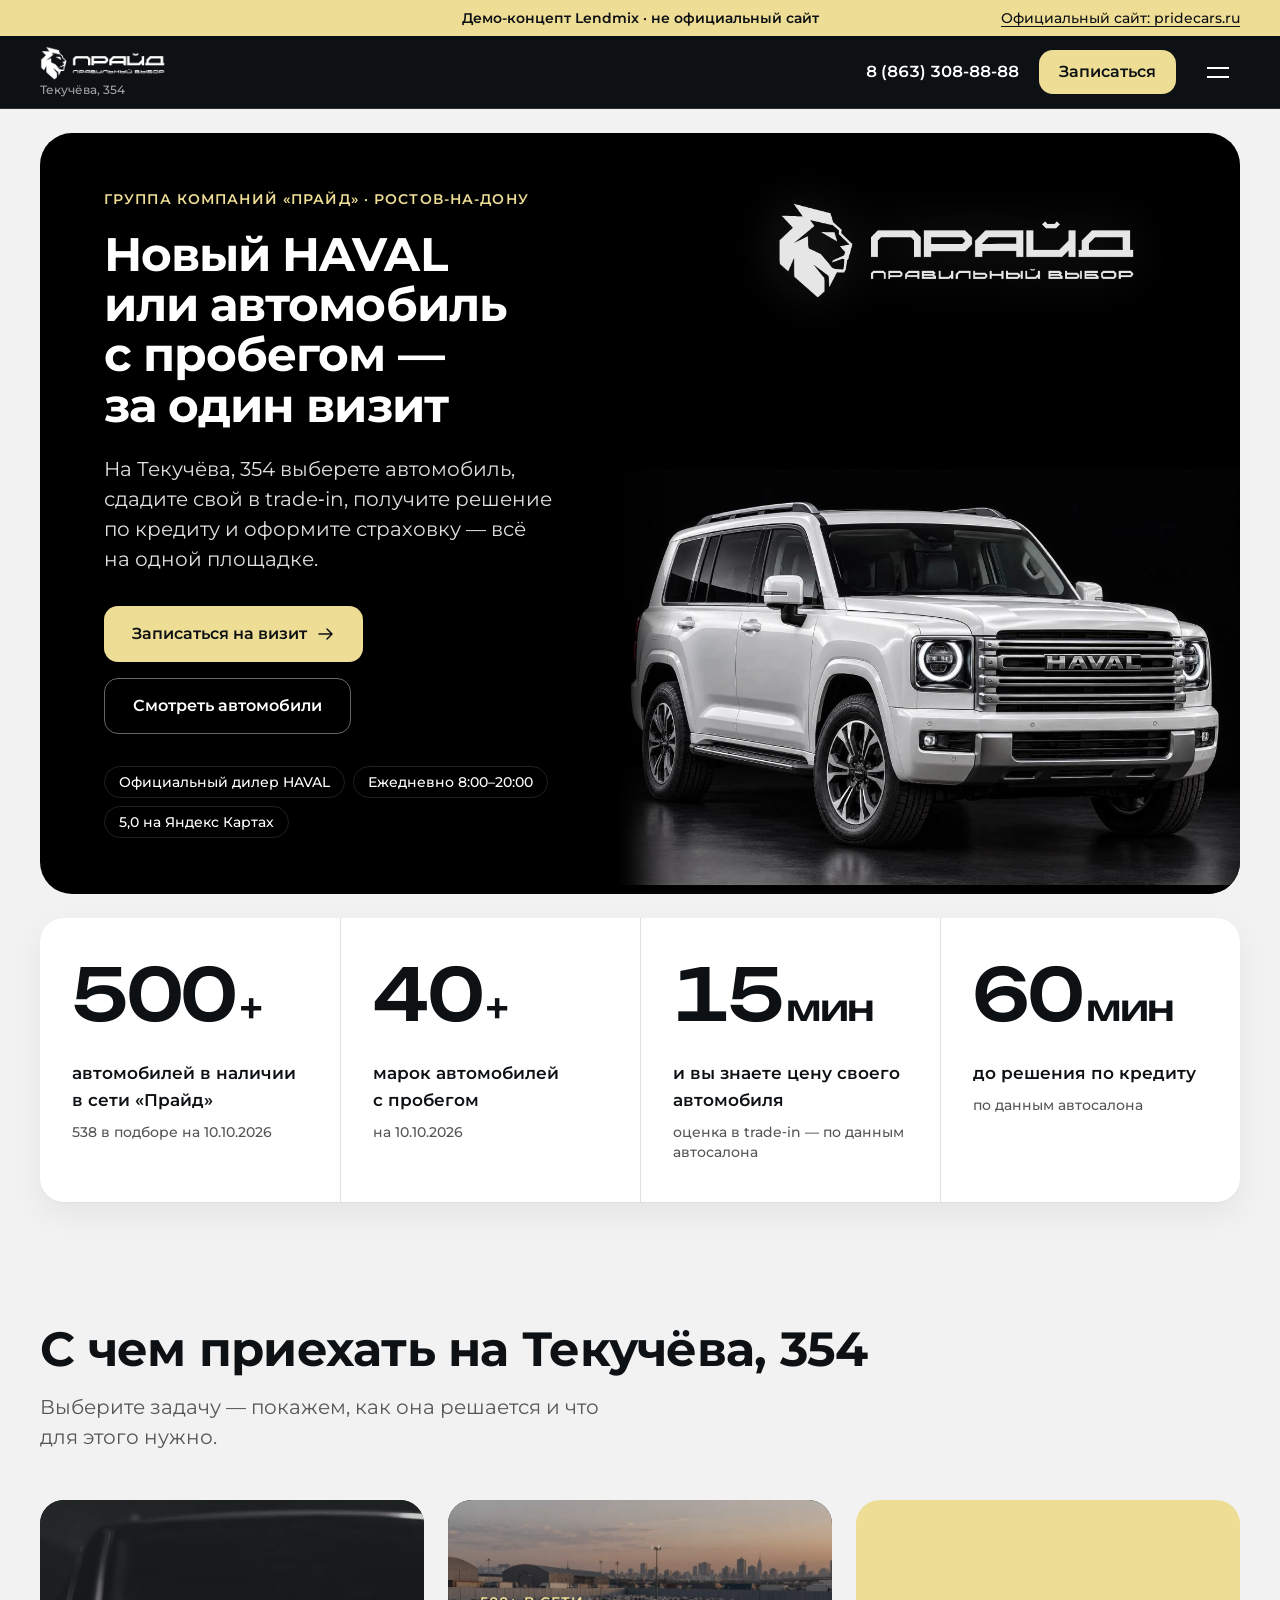
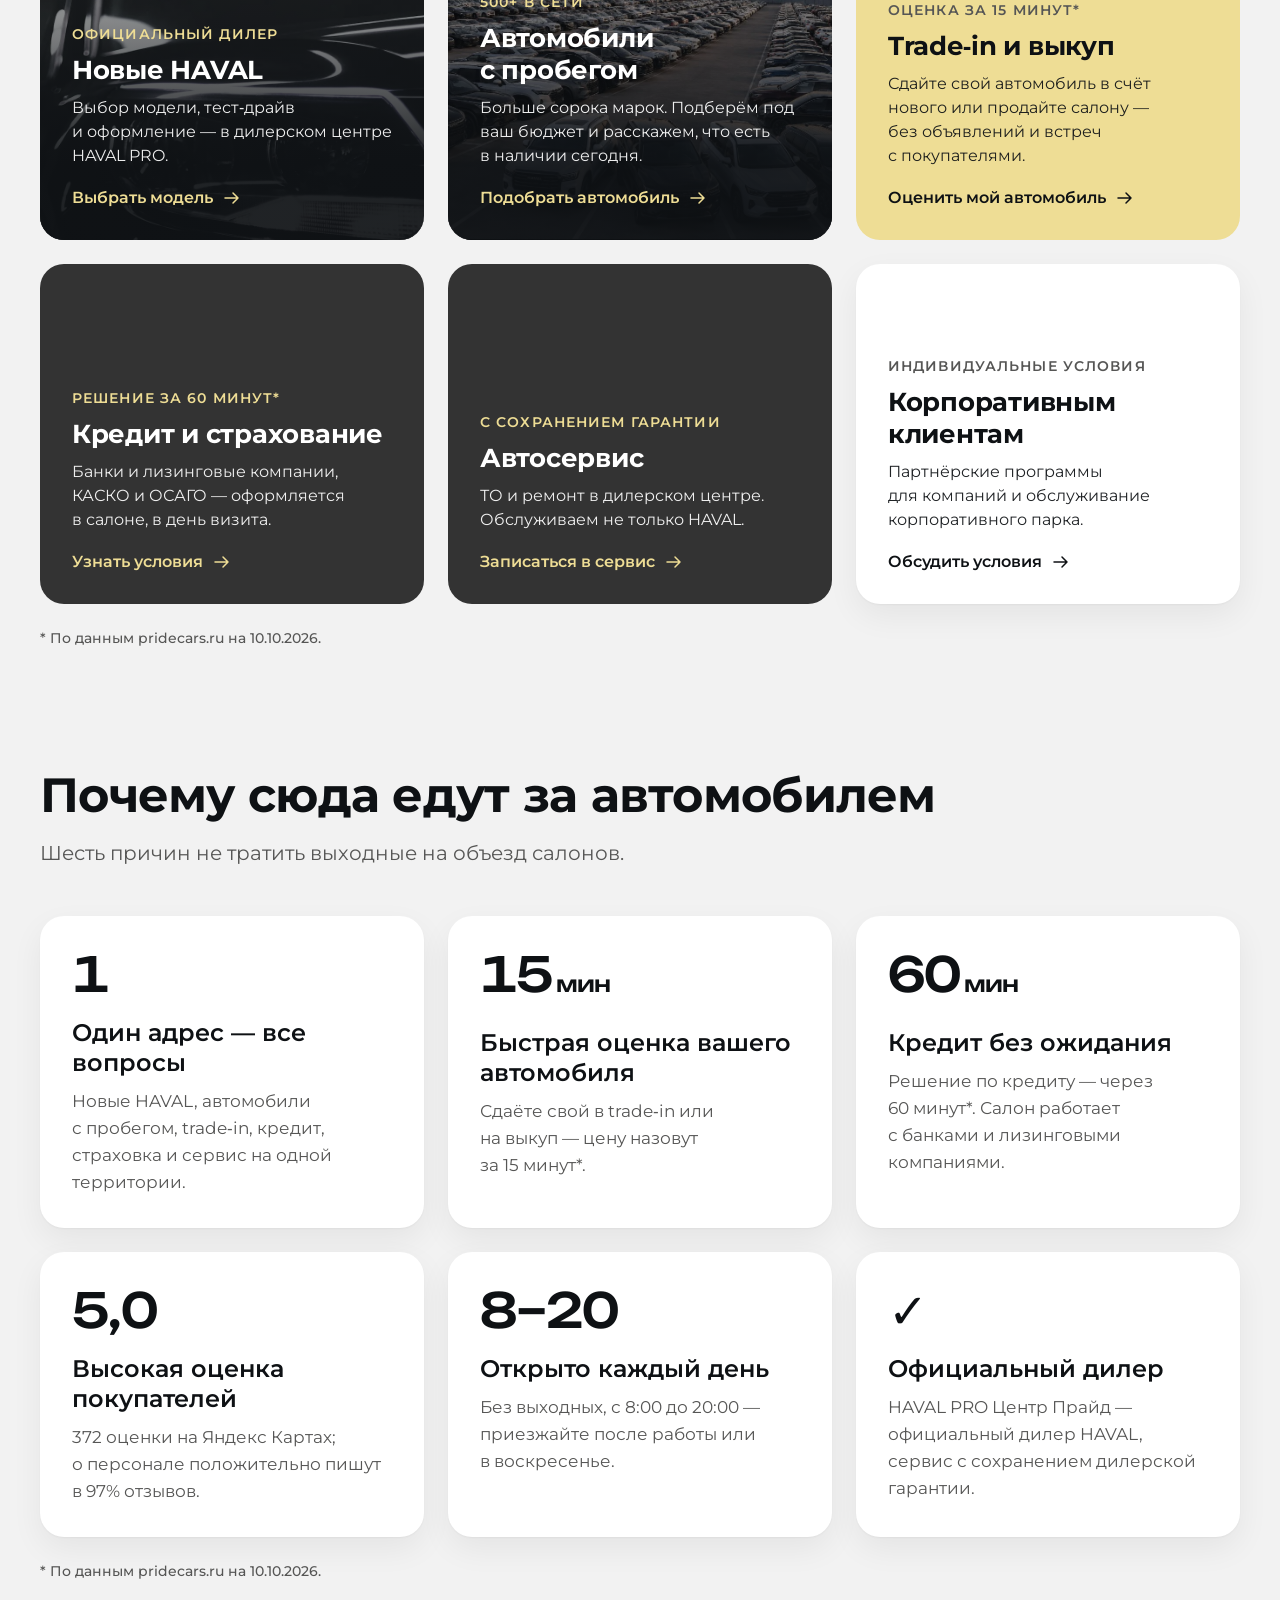
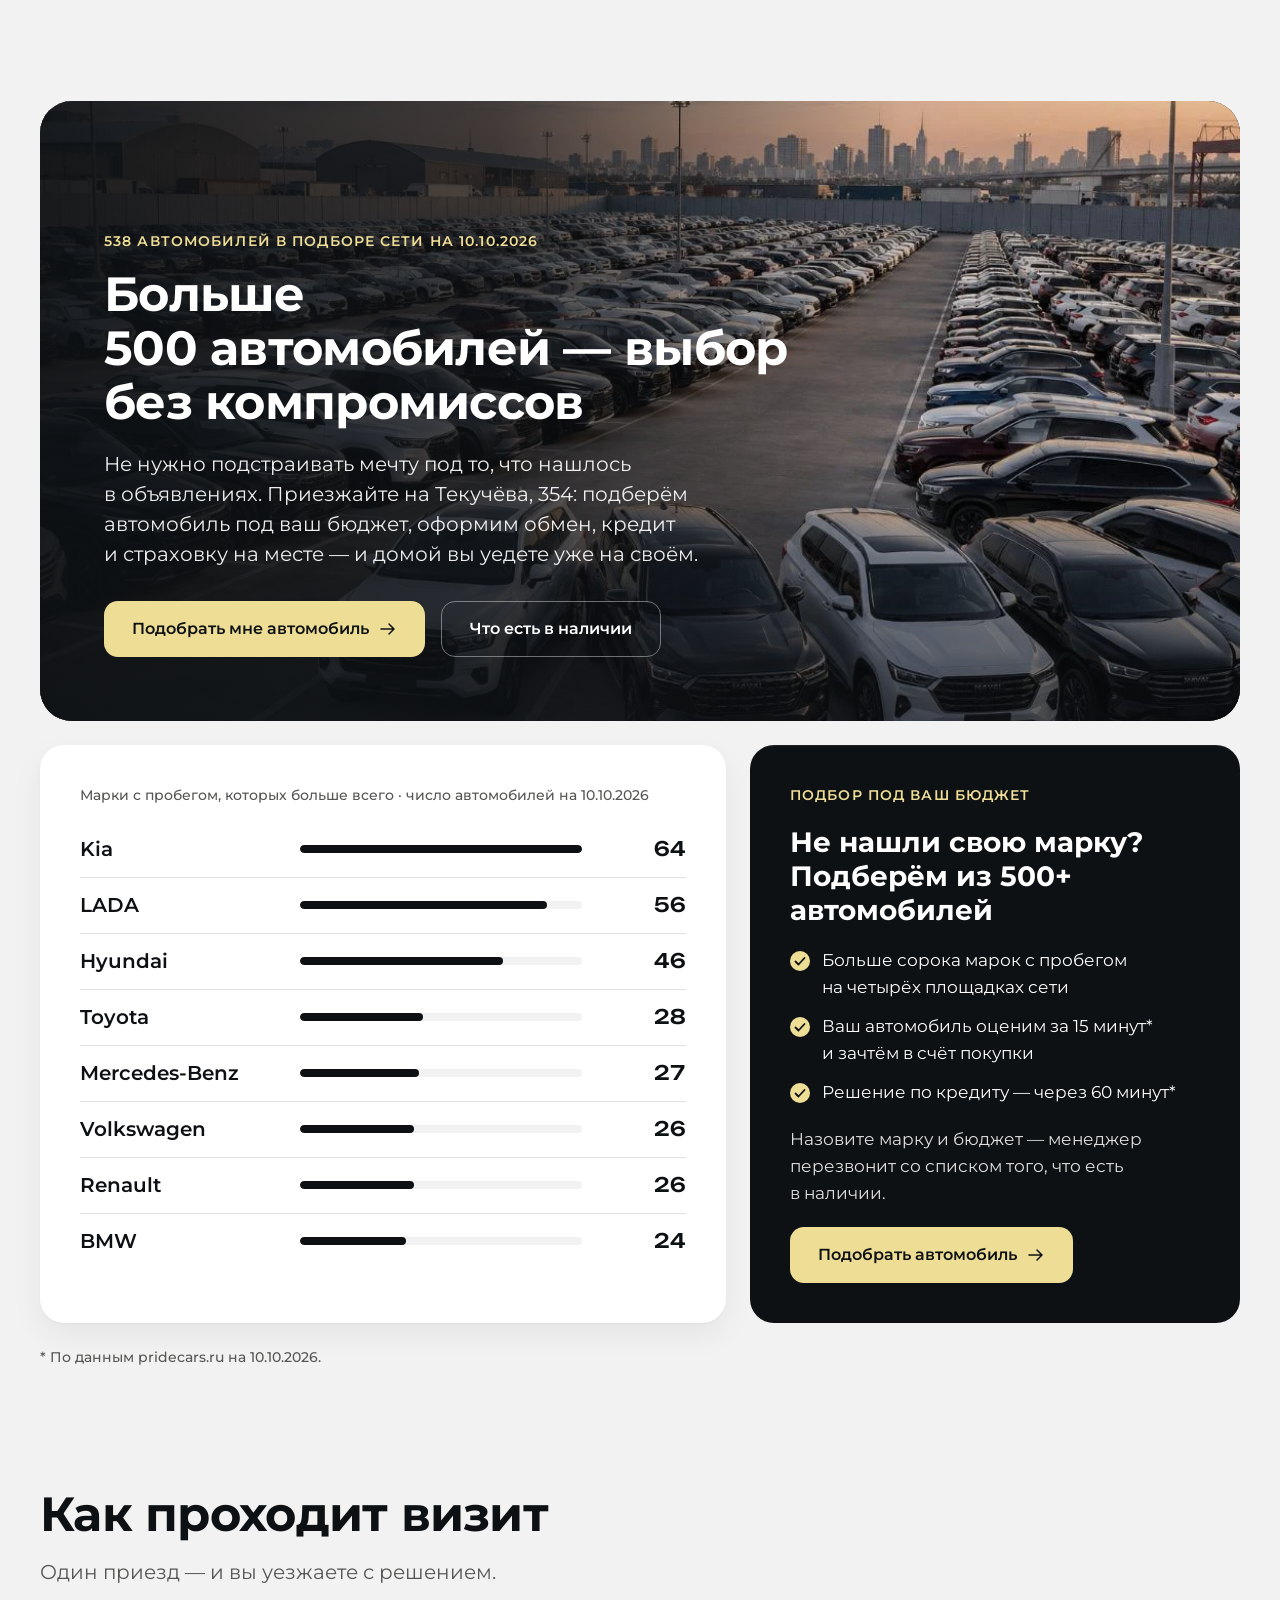
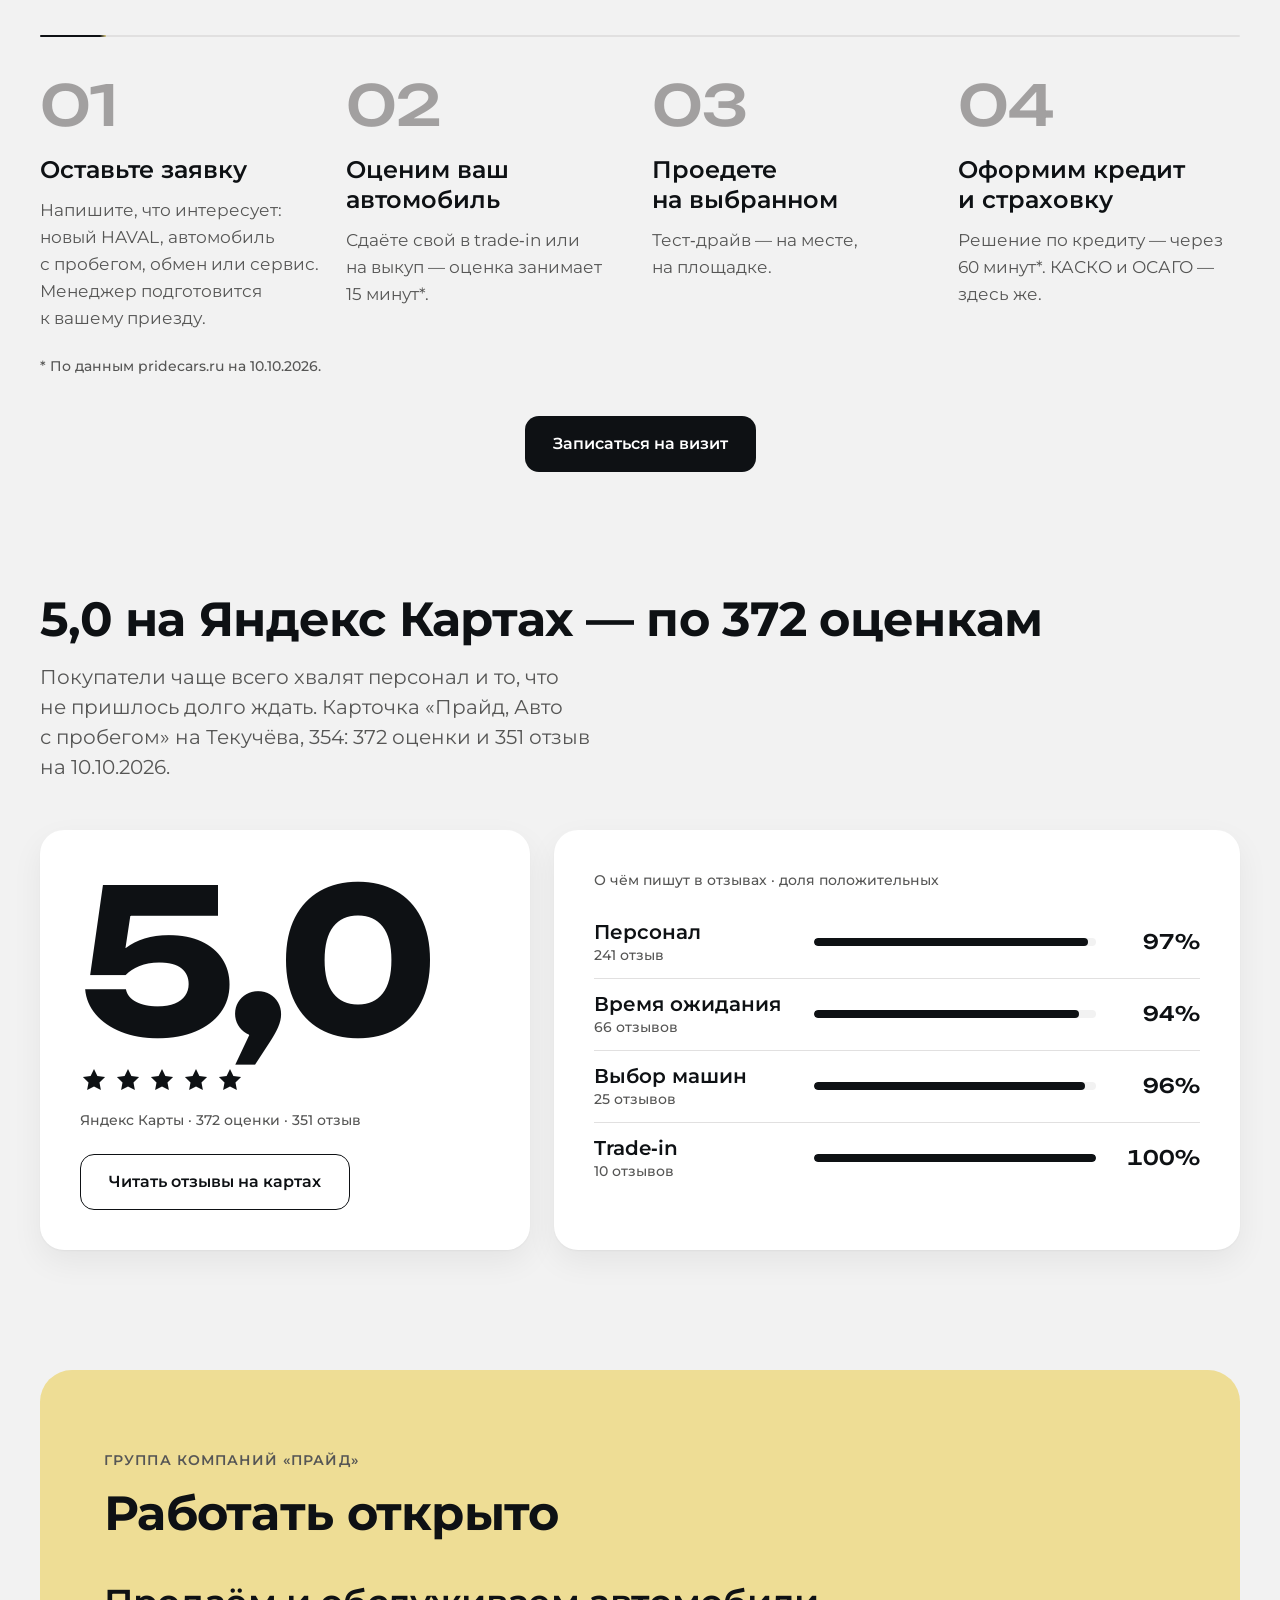
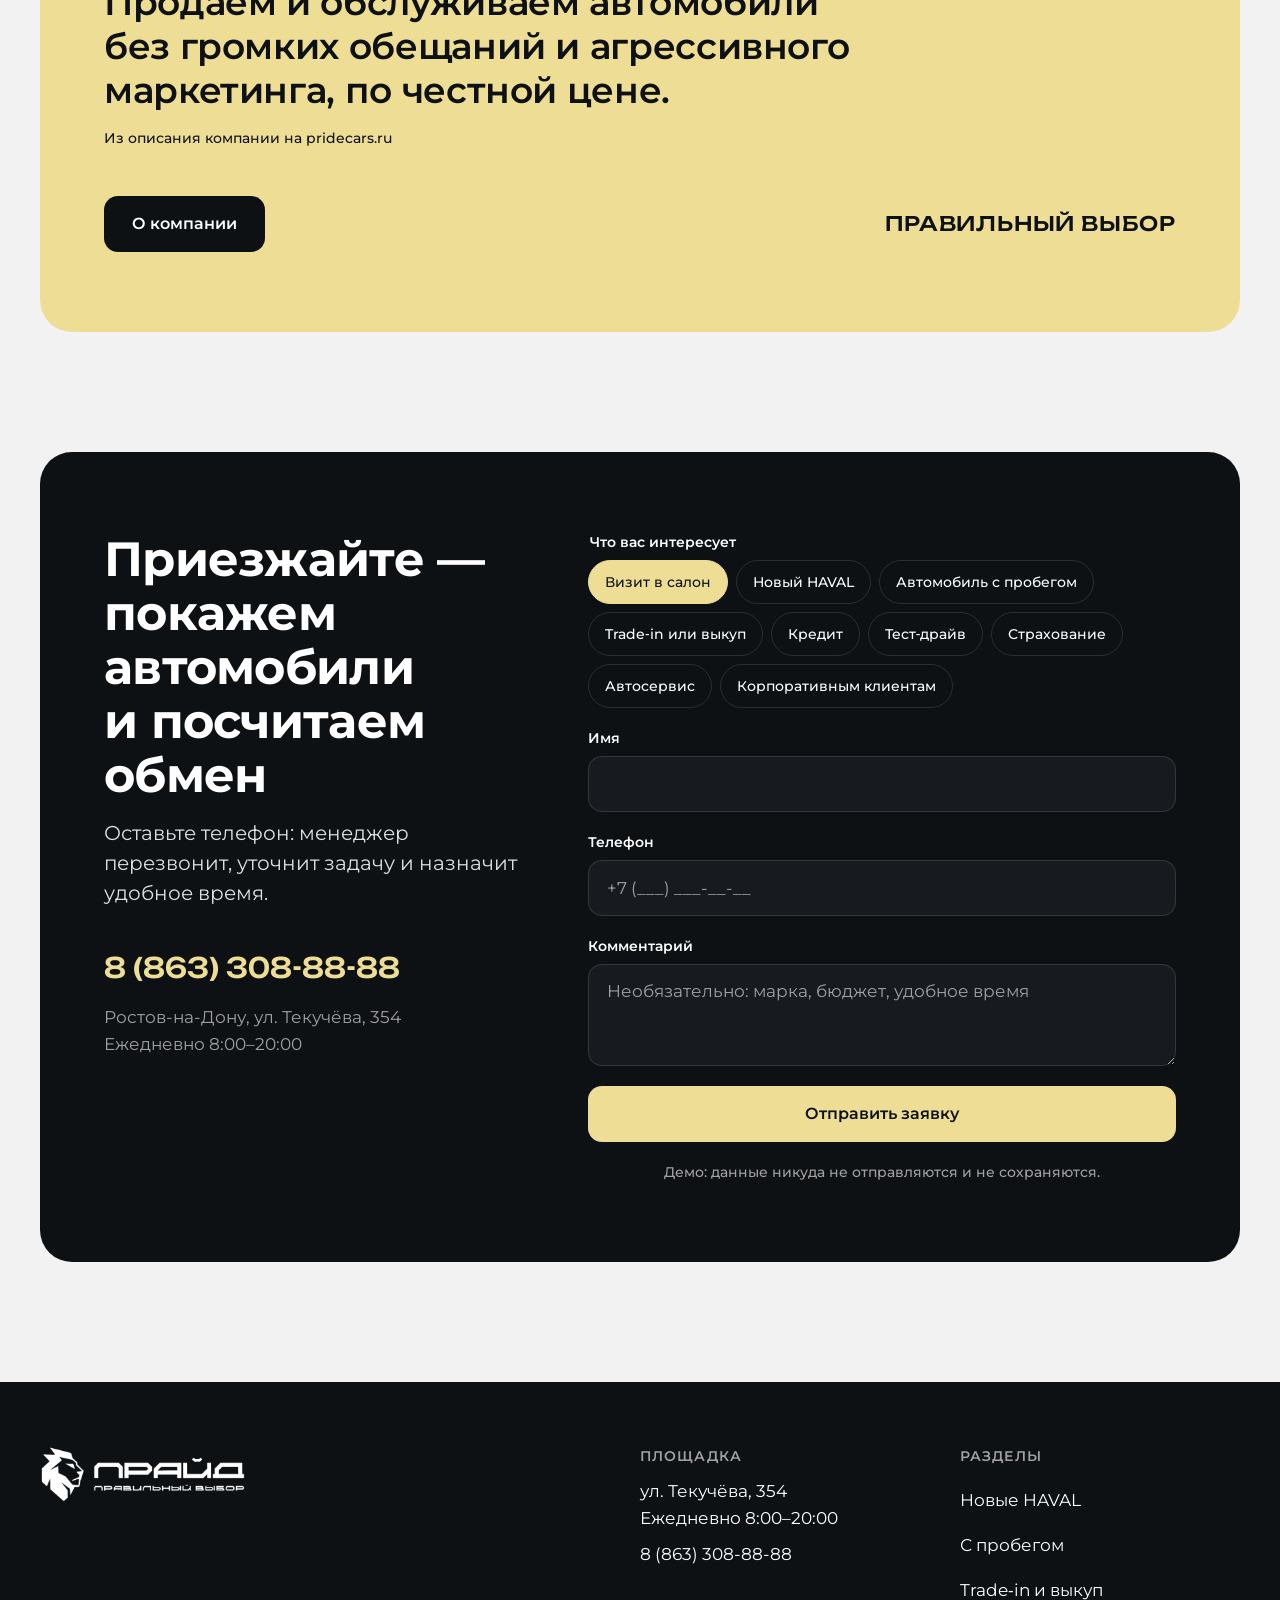
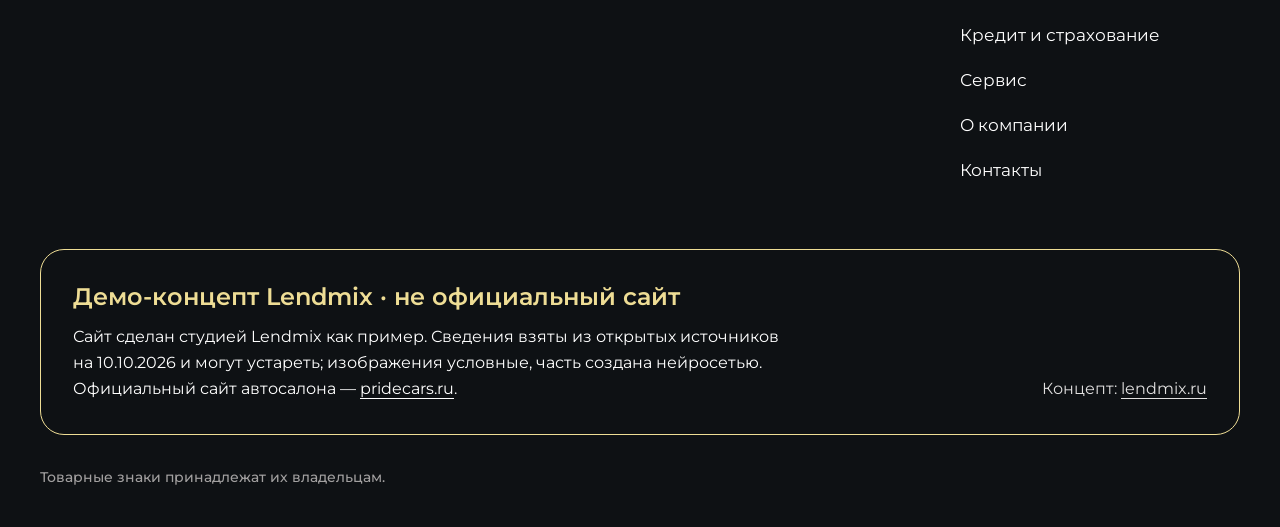
<file: index.html>
<!doctype html>
<html lang="ru">
<head>
  <meta charset="utf-8">
  <meta name="viewport" content="width=device-width, initial-scale=1">
  <meta name="robots" content="noindex, nofollow">
  <title>Прайд на&nbsp;Текучёва, 354&nbsp;— новые HAVAL и&nbsp;автомобили с&nbsp;пробегом&nbsp;— демо-концепт Lendmix</title>
  <meta name="description" content="Демо-концепт Lendmix, не официальный сайт. Площадка автосалона «Прайд» на Текучёва, 354 в Ростове-на-Дону.">
  <meta name="theme-color" content="#0e1114">
  <link rel="icon" href="data:image/svg+xml,%3Csvg xmlns='http://www.w3.org/2000/svg' viewBox='0 0 64 64'%3E%3Crect width='64' height='64' rx='14' fill='%230e1114'/%3E%3Cpath d='M18 46V18h28v28h-7V25H25v21z' fill='%23eedd95'/%3E%3C/svg%3E">
  <script>(function(d){d.classList.add('js');if(!matchMedia('(prefers-reduced-motion: reduce)').matches){d.classList.add('anim');setTimeout(function(){if(!window.__ready)d.classList.remove('anim')},3000)}})(document.documentElement)</script>
  <script type="module" crossorigin src="./assets/index-C6BqDi6G.js"></script>
  <link rel="modulepreload" crossorigin href="./assets/main-DoUJgjTM.js">
  <link rel="stylesheet" crossorigin href="./assets/main-DA9y4Jwf.css">
</head>
<body>
  <a class="skip" href="#main">К&nbsp;содержимому</a>
  <div class="top" id="topbar">
    <div class="demo-ribbon">
      <span class="demo-ribbon__main">Демо-концепт Lendmix&nbsp;· не&nbsp;официальный сайт</span>
      <a class="demo-ribbon__link" href="https://pridecars.ru" target="_blank" rel="noopener nofollow">Официальный сайт: pridecars.ru</a>
    </div>
    <header class="header">
      <div class="container header__row">
        <a class="brand" href="./" aria-label="Прайд, Текучёва, 354 — на главную">
          <img class="brand__logo" src="./img/pride-logo.png" alt="Прайд — правильный выбор" width="1200" height="324">
          <span class="brand__sub">Текучёва, 354</span>
        </a>
        <nav class="nav" aria-label="Разделы сайта">
          <a href="novye-haval.html">Новые HAVAL</a>
          <a href="s-probegom.html">С&nbsp;пробегом</a>
          <a href="trade-in.html">Trade&#8209;in и&nbsp;выкуп</a>
          <a href="kredit.html">Кредит и&nbsp;страхование</a>
          <a href="servis.html">Сервис</a>
          <a href="o-kompanii.html">О&nbsp;компании</a>
          <a href="kontakty.html">Контакты</a>
        </nav>
        <div class="header__side">
          <a class="header__phone" href="tel:+78633088888">8 (863) 308-88-88</a>
          <button class="btn btn--gold btn--sm" type="button" data-form="Визит в салон" data-title="Записаться на визит"><span class="btn__long">Записаться</span><span class="btn__short">Записаться</span></button>
          <button class="burger" type="button" aria-label="Открыть меню" aria-expanded="false" aria-controls="mmenu"><span></span><span></span></button>
        </div>
      </div>
    </header>
  </div>
  <div class="mmenu" id="mmenu" hidden>
    <nav aria-label="Разделы сайта">
      <a href="./">Главная</a>
      <a href="novye-haval.html">Новые HAVAL</a>
      <a href="s-probegom.html">С&nbsp;пробегом</a>
      <a href="trade-in.html">Trade&#8209;in и&nbsp;выкуп</a>
      <a href="kredit.html">Кредит и&nbsp;страхование</a>
      <a href="servis.html">Сервис</a>
      <a href="o-kompanii.html">О&nbsp;компании</a>
      <a href="kontakty.html">Контакты</a>
    </nav>
    <div class="mmenu__foot">
      <a class="mmenu__phone" href="tel:+78633088888">8 (863) 308-88-88</a>
      <button class="btn btn--gold btn--wide" type="button" data-form="Визит в салон" data-title="Записаться на визит">Записаться на&nbsp;визит</button>
    </div>
  </div>
  <main id="main">
    <section class="hero container" id="top">
      <div class="hero__panel">
        <div class="hero__text">
          <p class="eyebrow eyebrow--gold">Группа компаний «Прайд»&nbsp;· Ростов-на-Дону</p>
          <h1 class="hero__title">
            <span class="line"><span>Новый HAVAL</span></span>
            <span class="line"><span>или автомобиль</span></span>
            <span class="line"><span>с&nbsp;пробегом —</span></span>
            <span class="line"><span>за&nbsp;один визит</span></span>
          </h1>
          <p class="lead hero__lead">На&nbsp;Текучёва, 354 выберете автомобиль, сдадите свой в&nbsp;trade&#8209;in, получите решение по&nbsp;кредиту и&nbsp;оформите страховку&nbsp;— всё на&nbsp;одной площадке.</p>
          <div class="hero__actions">
            <button class="btn btn--gold" type="button" data-form="Визит в салон" data-title="Записаться на визит">Записаться на&nbsp;визит<svg class="arrow" viewBox="0 0 18 18" aria-hidden="true"><path d="M2 9h13M10 4l5 5-5 5"/></svg></button>
            <a class="btn btn--line-dark" href="s-probegom.html">Смотреть автомобили</a>
          </div>
          <ul class="chips chips--dark" aria-label="Коротко о площадке">
            <li>Официальный дилер HAVAL</li><li>Ежедневно 8:00–20:00</li><li>5,0 на&nbsp;Яндекс Картах</li>
          </ul>
        </div>
        <div class="hero__art hero__art--car">
          <img class="hero__wall" src="./img/pride-logo.png" alt="" width="1200" height="324" aria-hidden="true">
          <img class="hero__car" src="./img/hero-haval.webp" alt="Белый внедорожник HAVAL в тёмном зале" width="1159" height="1280" fetchpriority="high" decoding="async">
        </div>
      </div>
    </section>

    <section class="stats container" aria-labelledby="stats-h">
      <h2 class="visually-hidden" id="stats-h">Коротко в&nbsp;цифрах</h2>
      <div class="stats__card">
        <div class="stat"><p class="stat__num"><span data-count="500">500</span><small>+</small></p><p class="stat__label">автомобилей в&nbsp;наличии в&nbsp;сети «Прайд»</p><p class="note">538 в&nbsp;подборе на&nbsp;10.10.2026</p></div>
        <div class="stat"><p class="stat__num"><span data-count="40">40</span><small>+</small></p><p class="stat__label">марок автомобилей с&nbsp;пробегом</p><p class="note">на&nbsp;10.10.2026</p></div>
        <div class="stat"><p class="stat__num"><span data-count="15">15</span><small>мин</small></p><p class="stat__label">и&nbsp;вы знаете цену своего автомобиля</p><p class="note">оценка в&nbsp;trade&#8209;in&nbsp;— по&nbsp;данным автосалона</p></div>
        <div class="stat"><p class="stat__num"><span data-count="60">60</span><small>мин</small></p><p class="stat__label">до&nbsp;решения по&nbsp;кредиту</p><p class="note">по&nbsp;данным автосалона</p></div>
      </div>
    </section>

    <section class="section container" id="napravleniya">
      <div class="head">
        <h2>С&nbsp;чем приехать на&nbsp;Текучёва, 354</h2>
        <p class="lead">Выберите задачу&nbsp;— покажем, как она решается и&nbsp;что для&nbsp;этого нужно.</p>
      </div>
      <div class="ways">
        <a class="way way--photo" href="novye-haval.html" data-rise>
          <img src="./img/haval.webp" alt="" loading="lazy" decoding="async">
          <span class="way__body"><span class="eyebrow eyebrow--gold">Официальный дилер</span><span class="way__h">Новые HAVAL</span><span class="way__t">Выбор модели, тест&#8209;драйв и&nbsp;оформление&nbsp;— в&nbsp;дилерском центре HAVAL PRO.</span><span class="way__go">Выбрать модель <svg class="arrow" viewBox="0 0 18 18" aria-hidden="true"><path d="M2 9h13M10 4l5 5-5 5"/></svg></span></span>
        </a>
        <a class="way way--photo" href="s-probegom.html" data-rise>
          <img src="./img/parking.webp" alt="" loading="lazy" decoding="async">
          <span class="way__body"><span class="eyebrow eyebrow--gold">500+ в&nbsp;сети</span><span class="way__h">Автомобили с&nbsp;пробегом</span><span class="way__t">Больше сорока марок. Подберём под ваш бюджет и&nbsp;расскажем, что есть в&nbsp;наличии сегодня.</span><span class="way__go">Подобрать автомобиль <svg class="arrow" viewBox="0 0 18 18" aria-hidden="true"><path d="M2 9h13M10 4l5 5-5 5"/></svg></span></span>
        </a>
        <a class="way way--gold" href="trade-in.html" data-rise>
          <span class="way__body"><span class="eyebrow">Оценка за&nbsp;15&nbsp;минут*</span><span class="way__h">Trade&#8209;in и&nbsp;выкуп</span><span class="way__t">Сдайте свой автомобиль в&nbsp;счёт нового или продайте салону&nbsp;— без&nbsp;объявлений и&nbsp;встреч с&nbsp;покупателями.</span><span class="way__go">Оценить мой автомобиль <svg class="arrow" viewBox="0 0 18 18" aria-hidden="true"><path d="M2 9h13M10 4l5 5-5 5"/></svg></span></span>
        </a>
        <a class="way way--dark" href="kredit.html" data-rise>
          <span class="way__body"><span class="eyebrow eyebrow--gold">Решение за&nbsp;60&nbsp;минут*</span><span class="way__h">Кредит и&nbsp;страхование</span><span class="way__t">Банки и&nbsp;лизинговые компании, КАСКО и&nbsp;ОСАГО&nbsp;— оформляется в&nbsp;салоне, в&nbsp;день визита.</span><span class="way__go">Узнать условия <svg class="arrow" viewBox="0 0 18 18" aria-hidden="true"><path d="M2 9h13M10 4l5 5-5 5"/></svg></span></span>
        </a>
        <a class="way way--dark" href="servis.html" data-rise>
          <span class="way__body"><span class="eyebrow eyebrow--gold">С&nbsp;сохранением гарантии</span><span class="way__h">Автосервис</span><span class="way__t">ТО и&nbsp;ремонт в&nbsp;дилерском центре. Обслуживаем не&nbsp;только HAVAL.</span><span class="way__go">Записаться в&nbsp;сервис <svg class="arrow" viewBox="0 0 18 18" aria-hidden="true"><path d="M2 9h13M10 4l5 5-5 5"/></svg></span></span>
        </a>
        <a class="way way--white" href="kontakty.html" data-rise>
          <span class="way__body"><span class="eyebrow">Индивидуальные условия</span><span class="way__h">Корпоративным клиентам</span><span class="way__t">Партнёрские программы для&nbsp;компаний и&nbsp;обслуживание корпоративного парка.</span><span class="way__go">Обсудить условия <svg class="arrow" viewBox="0 0 18 18" aria-hidden="true"><path d="M2 9h13M10 4l5 5-5 5"/></svg></span></span>
        </a>
      </div>
      <p class="note note--foot">* По&nbsp;данным pridecars.ru на&nbsp;10.10.2026.</p>
    </section>

    
    <section class="section container">
      <div class="head"><h2>Почему сюда едут за&nbsp;автомобилем</h2><p class="lead">Шесть причин не&nbsp;тратить выходные на&nbsp;объезд салонов.</p></div>
      <div class="benefits">
        <article class="benefit" data-rise><p class="benefit__big">1</p><h3>Один адрес&nbsp;— все вопросы</h3><p>Новые HAVAL, автомобили с&nbsp;пробегом, trade&#8209;in, кредит, страховка и&nbsp;сервис на&nbsp;одной территории.</p></article>
        <article class="benefit" data-rise><p class="benefit__big">15<small>мин</small></p><h3>Быстрая оценка вашего автомобиля</h3><p>Сдаёте свой в&nbsp;trade&#8209;in или на&nbsp;выкуп&nbsp;— цену назовут за&nbsp;15&nbsp;минут*.</p></article>
        <article class="benefit" data-rise><p class="benefit__big">60<small>мин</small></p><h3>Кредит без&nbsp;ожидания</h3><p>Решение по&nbsp;кредиту&nbsp;— через 60&nbsp;минут*. Салон работает с&nbsp;банками и&nbsp;лизинговыми компаниями.</p></article>
        <article class="benefit" data-rise><p class="benefit__big">5,0</p><h3>Высокая оценка покупателей</h3><p>372&nbsp;оценки на&nbsp;Яндекс Картах; о&nbsp;персонале положительно пишут в&nbsp;97% отзывов.</p></article>
        <article class="benefit" data-rise><p class="benefit__big">8–20</p><h3>Открыто каждый день</h3><p>Без&nbsp;выходных, с&nbsp;8:00 до&nbsp;20:00&nbsp;— приезжайте после работы или в&nbsp;воскресенье.</p></article>
        <article class="benefit" data-rise><p class="benefit__big">✓</p><h3>Официальный дилер</h3><p>HAVAL PRO Центр Прайд&nbsp;— официальный дилер HAVAL, сервис с&nbsp;сохранением дилерской гарантии.</p></article>
      </div>
      <p class="note note--foot">* По&nbsp;данным pridecars.ru на&nbsp;10.10.2026.</p>
    </section>

    <section class="section container" id="vybor">
      <div class="band" data-rise>
        <img src="./img/parking.webp" alt="Ряды автомобилей на площадке автосалона на закате" width="1170" height="781" loading="lazy" decoding="async">
        <div class="band__body">
          <p class="eyebrow eyebrow--gold">538&nbsp;автомобилей в&nbsp;подборе сети на&nbsp;10.10.2026</p>
          <h2>Больше 500&nbsp;автомобилей&nbsp;— выбор без&nbsp;компромиссов</h2>
          <p class="lead">Не&nbsp;нужно подстраивать мечту под то, что нашлось в&nbsp;объявлениях. Приезжайте на&nbsp;Текучёва, 354: подберём автомобиль под ваш бюджет, оформим обмен, кредит и&nbsp;страховку на&nbsp;месте&nbsp;— и&nbsp;домой вы уедете уже на&nbsp;своём.</p>
          <div class="band__actions">
            <button class="btn btn--gold" type="button" data-form="Автомобиль с пробегом" data-title="Подобрать мне автомобиль">Подобрать мне автомобиль<svg class="arrow" viewBox="0 0 18 18" aria-hidden="true"><path d="M2 9h13M10 4l5 5-5 5"/></svg></button>
            <a class="btn btn--line-dark" href="s-probegom.html">Что есть в&nbsp;наличии</a>
          </div>
        </div>
      </div>
      <div class="split split--75 band__after">
        <div class="card" data-rise>
          <p class="card__cap">Марки с&nbsp;пробегом, которых больше всего&nbsp;· число автомобилей на&nbsp;10.10.2026</p>
          <div class="bars" data-bars>
            <div class="bar" role="img" aria-label="Kia — 64 автомобилей на 10.10.2026"><span class="bar__name">Kia</span><span class="bar__track"><i style="--w:1"></i></span><span class="bar__val">64</span></div>
            <div class="bar" role="img" aria-label="LADA — 56 автомобилей на 10.10.2026"><span class="bar__name">LADA</span><span class="bar__track"><i style="--w:0.875"></i></span><span class="bar__val">56</span></div>
            <div class="bar" role="img" aria-label="Hyundai — 46 автомобилей на 10.10.2026"><span class="bar__name">Hyundai</span><span class="bar__track"><i style="--w:0.719"></i></span><span class="bar__val">46</span></div>
            <div class="bar" role="img" aria-label="Toyota — 28 автомобилей на 10.10.2026"><span class="bar__name">Toyota</span><span class="bar__track"><i style="--w:0.4375"></i></span><span class="bar__val">28</span></div>
            <div class="bar" role="img" aria-label="Mercedes-Benz — 27 автомобилей на 10.10.2026"><span class="bar__name">Mercedes-Benz</span><span class="bar__track"><i style="--w:0.422"></i></span><span class="bar__val">27</span></div>
            <div class="bar" role="img" aria-label="Volkswagen — 26 автомобилей на 10.10.2026"><span class="bar__name">Volkswagen</span><span class="bar__track"><i style="--w:0.406"></i></span><span class="bar__val">26</span></div>
            <div class="bar" role="img" aria-label="Renault — 26 автомобилей на 10.10.2026"><span class="bar__name">Renault</span><span class="bar__track"><i style="--w:0.406"></i></span><span class="bar__val">26</span></div>
            <div class="bar" role="img" aria-label="BMW — 24 автомобилей на 10.10.2026"><span class="bar__name">BMW</span><span class="bar__track"><i style="--w:0.375"></i></span><span class="bar__val">24</span></div>
          </div>
        </div>
        
        <div class="card card--dark pick" data-rise>
          <p class="eyebrow eyebrow--gold">Подбор под ваш бюджет</p>
          <h3>Не&nbsp;нашли свою марку? Подберём из&nbsp;500+ автомобилей</h3>
          <ul class="ticks">
            <li>Больше сорока марок с&nbsp;пробегом на&nbsp;четырёх площадках сети</li>
            <li>Ваш автомобиль оценим за&nbsp;15&nbsp;минут* и&nbsp;зачтём в&nbsp;счёт покупки</li>
            <li>Решение по&nbsp;кредиту&nbsp;— через 60&nbsp;минут*</li>
          </ul>
          <p class="pick__ask">Назовите марку и&nbsp;бюджет&nbsp;— менеджер перезвонит со списком того, что есть в&nbsp;наличии.</p>
          <button class="btn btn--gold" type="button" data-form="Автомобиль с пробегом" data-title="Подобрать автомобиль">Подобрать автомобиль<svg class="arrow" viewBox="0 0 18 18" aria-hidden="true"><path d="M2 9h13M10 4l5 5-5 5"/></svg></button>
        </div>
      </div>
      <p class="note note--foot">* По&nbsp;данным pridecars.ru на&nbsp;10.10.2026.</p>
    </section>

    
    <section class="section container">
      <div class="head"><h2>Как проходит визит</h2><p class="lead">Один приезд&nbsp;— и&nbsp;вы уезжаете с&nbsp;решением.</p></div>
      <div class="steps" data-steps>
        <div class="steps__line" aria-hidden="true"><i></i></div>
        <div class="step"><p class="step__n">01</p><h3>Оставьте заявку</h3><p>Напишите, что интересует: новый HAVAL, автомобиль с&nbsp;пробегом, обмен или сервис. Менеджер подготовится к&nbsp;вашему приезду.</p></div>
        <div class="step"><p class="step__n">02</p><h3>Оценим ваш автомобиль</h3><p>Сдаёте свой в&nbsp;trade&#8209;in или на&nbsp;выкуп&nbsp;— оценка занимает 15&nbsp;минут*.</p></div>
        <div class="step"><p class="step__n">03</p><h3>Проедете на&nbsp;выбранном</h3><p>Тест&#8209;драйв&nbsp;— на&nbsp;месте, на&nbsp;площадке.</p></div>
        <div class="step"><p class="step__n">04</p><h3>Оформим кредит и&nbsp;страховку</h3><p>Решение по&nbsp;кредиту&nbsp;— через 60&nbsp;минут*. КАСКО и&nbsp;ОСАГО&nbsp;— здесь же.</p></div>
      </div>
      <p class="note note--foot">* По&nbsp;данным pridecars.ru на&nbsp;10.10.2026.</p>
      <div class="center"><button class="btn btn--dark" type="button" data-form="Визит в салон" data-title="Записаться на визит">Записаться на&nbsp;визит</button></div>
    </section>

    
    <section class="section container" id="otzyvy">
      <div class="head">
        <h2>5,0 на&nbsp;Яндекс Картах&nbsp;— по&nbsp;372&nbsp;оценкам</h2>
        <p class="lead">Покупатели чаще всего хвалят персонал и&nbsp;то, что не&nbsp;пришлось долго ждать. Карточка «Прайд, Авто с&nbsp;пробегом» на&nbsp;Текучёва, 354: 372&nbsp;оценки и&nbsp;351&nbsp;отзыв на&nbsp;10.10.2026.</p>
      </div>
      <div class="split split--57">
        <div class="card rating" data-rise>
          <p class="rating__num" data-rating>5,0</p>
          <div class="stars" aria-hidden="true"><svg viewBox="0 0 24 24"><path d="M12 2.6l2.9 6 6.6.9-4.8 4.6 1.2 6.5L12 17.5l-5.9 3.1 1.2-6.5L2.5 9.5l6.6-.9z"/></svg><svg viewBox="0 0 24 24"><path d="M12 2.6l2.9 6 6.6.9-4.8 4.6 1.2 6.5L12 17.5l-5.9 3.1 1.2-6.5L2.5 9.5l6.6-.9z"/></svg><svg viewBox="0 0 24 24"><path d="M12 2.6l2.9 6 6.6.9-4.8 4.6 1.2 6.5L12 17.5l-5.9 3.1 1.2-6.5L2.5 9.5l6.6-.9z"/></svg><svg viewBox="0 0 24 24"><path d="M12 2.6l2.9 6 6.6.9-4.8 4.6 1.2 6.5L12 17.5l-5.9 3.1 1.2-6.5L2.5 9.5l6.6-.9z"/></svg><svg viewBox="0 0 24 24"><path d="M12 2.6l2.9 6 6.6.9-4.8 4.6 1.2 6.5L12 17.5l-5.9 3.1 1.2-6.5L2.5 9.5l6.6-.9z"/></svg></div>
          <p class="note">Яндекс Карты&nbsp;· 372&nbsp;оценки&nbsp;· 351&nbsp;отзыв</p>
          <a class="btn btn--line" href="https://yandex.ru/maps/org/139409174230/reviews/" target="_blank" rel="noopener nofollow">Читать отзывы на&nbsp;картах</a>
        </div>
        <div class="card" data-rise>
          <p class="card__cap">О&nbsp;чём пишут в&nbsp;отзывах&nbsp;· доля положительных</p>
          <div class="bars" data-bars>
            <div class="bar" role="img" aria-label="Персонал — 97% положительных, 241 отзыв"><span class="bar__name">Персонал<small>241&nbsp;отзыв</small></span><span class="bar__track"><i style="--w:0.97"></i></span><span class="bar__val">97%</span></div>
            <div class="bar" role="img" aria-label="Время ожидания — 94% положительных, 66 отзывов"><span class="bar__name">Время ожидания<small>66&nbsp;отзывов</small></span><span class="bar__track"><i style="--w:0.94"></i></span><span class="bar__val">94%</span></div>
            <div class="bar" role="img" aria-label="Выбор машин — 96% положительных, 25 отзывов"><span class="bar__name">Выбор машин<small>25&nbsp;отзывов</small></span><span class="bar__track"><i style="--w:0.96"></i></span><span class="bar__val">96%</span></div>
            <div class="bar" role="img" aria-label="Trade-in — 100% положительных, 10 отзывов"><span class="bar__name">Trade&#8209;in<small>10&nbsp;отзывов</small></span><span class="bar__track"><i style="--w:1"></i></span><span class="bar__val">100%</span></div>
          </div>
        </div>
      </div>
    </section>

    <section class="section container">
      <div class="panel panel--gold about">
        <p class="eyebrow">Группа компаний «Прайд»</p>
        <h2>Работать открыто</h2>
        <blockquote class="quote" data-words>Продаём и&nbsp;обслуживаем автомобили без&nbsp;громких обещаний и&nbsp;агрессивного маркетинга, по&nbsp;честной цене.</blockquote>
        <p class="note note--ink">Из&nbsp;описания компании на&nbsp;pridecars.ru</p>
        <div class="about__foot">
          <a class="btn btn--dark" href="o-kompanii.html">О&nbsp;компании</a>
          <p class="about__slogan">Правильный выбор</p>
        </div>
      </div>
    </section>

    
    <section class="section container" id="zayavka">
      <div class="panel panel--dark request">
        <div class="request__text">
          <h2>Приезжайте&nbsp;— покажем автомобили и&nbsp;посчитаем обмен</h2>
          <p class="lead">Оставьте телефон: менеджер перезвонит, уточнит задачу и&nbsp;назначит удобное время.</p>
          <a class="request__phone" href="tel:+78633088888">8 (863) 308-88-88</a>
          <p class="request__meta">Ростов-на-Дону, ул. Текучёва, 354<br>Ежедневно 8:00–20:00</p>
        </div>
        <div class="request__form" id="inline-form-slot" data-topic="Визит в салон"></div>
      </div>
    </section>
  </main>
  <footer class="footer">
    <div class="container">
      <div class="footer__row">
        <div><img class="footer__logo" src="./img/pride-logo.png" alt="Прайд — правильный выбор" width="1200" height="324" loading="lazy"></div>
        <div class="footer__col">
          <p class="footer__h">Площадка</p>
          <p>ул. Текучёва, 354<br>Ежедневно 8:00–20:00<br><a href="tel:+78633088888">8 (863) 308-88-88</a></p>
        </div>
        <nav class="footer__col" aria-label="Разделы в подвале">
          <p class="footer__h">Разделы</p>
          <a href="novye-haval.html">Новые HAVAL</a><a href="s-probegom.html">С&nbsp;пробегом</a><a href="trade-in.html">Trade&#8209;in и&nbsp;выкуп</a><a href="kredit.html">Кредит и&nbsp;страхование</a><a href="servis.html">Сервис</a><a href="o-kompanii.html">О&nbsp;компании</a><a href="kontakty.html">Контакты</a>
        </nav>
      </div>
      <div class="demo-card">
        <div>
          <h3>Демо-концепт Lendmix&nbsp;· не&nbsp;официальный сайт</h3>
          <p>Сайт сделан студией Lendmix как пример. Сведения взяты из&nbsp;открытых источников на&nbsp;10.10.2026 и&nbsp;могут устареть; изображения условные, часть создана нейросетью. Официальный сайт автосалона&nbsp;— <a href="https://pridecars.ru" target="_blank" rel="noopener nofollow">pridecars.ru</a>.</p>
        </div>
        <p class="demo-card__by">Концепт: <a href="https://lendmix.ru" target="_blank" rel="noopener">lendmix.ru</a></p>
      </div>
      <p class="footer__legal">Товарные знаки принадлежат их владельцам.</p>
    </div>
  </footer>

  <div class="modal" id="modal" hidden>
    <div class="modal__shade" data-close></div>
    <div class="modal__win" role="dialog" aria-modal="true" aria-labelledby="modal-title" data-lenis-prevent>
      <button class="modal__x" type="button" aria-label="Закрыть" data-close><svg viewBox="0 0 24 24" aria-hidden="true"><path d="M5 5l14 14M19 5L5 19"/></svg></button>
      <h2 class="modal__title" id="modal-title">Записаться на&nbsp;визит</h2>
      <div id="modal-form-slot"></div>
    </div>
  </div>

  <template id="form-tpl">
    <form class="form" novalidate>
      <fieldset class="form__group">
        <legend>Что вас интересует</legend>
        <div class="choice">
          <label><input type="radio" name="topic" value="Визит в салон" checked><span>Визит в&nbsp;салон</span></label>
          <label><input type="radio" name="topic" value="Новый HAVAL"><span>Новый HAVAL</span></label>
          <label><input type="radio" name="topic" value="Автомобиль с пробегом"><span>Автомобиль с&nbsp;пробегом</span></label>
          <label><input type="radio" name="topic" value="Trade-in или выкуп"><span>Trade&#8209;in или выкуп</span></label>
          <label><input type="radio" name="topic" value="Кредит"><span>Кредит</span></label>
          <label><input type="radio" name="topic" value="Тест-драйв"><span>Тест&#8209;драйв</span></label>
          <label><input type="radio" name="topic" value="Страхование"><span>Страхование</span></label>
          <label><input type="radio" name="topic" value="Автосервис"><span>Автосервис</span></label>
          <label><input type="radio" name="topic" value="Корпоративным клиентам"><span>Корпоративным клиентам</span></label>
        </div>
      </fieldset>
      <div class="field"><label>Имя<input type="text" name="name" autocomplete="given-name" required></label><p class="field__err" aria-live="polite"></p></div>
      <div class="field"><label>Телефон<input type="tel" name="phone" inputmode="tel" autocomplete="tel" placeholder="+7 (___) ___-__-__" required></label><p class="field__err" aria-live="polite"></p></div>
      <div class="field"><label>Комментарий<textarea name="comment" rows="3" placeholder="Необязательно: марка, бюджет, удобное время"></textarea></label></div>
      <button class="btn btn--gold btn--wide" type="submit">Отправить заявку</button>
      <p class="form__demo">Демо: данные никуда не&nbsp;отправляются и&nbsp;не сохраняются.</p>
    </form>
    <div class="done" hidden>
      <span class="done__ok" aria-hidden="true"><svg viewBox="0 0 24 24"><path d="M5 12.5l4.5 4.5L19 7.5"/></svg></span>
      <h3 tabindex="-1">Форма работает&nbsp;— заявка не&nbsp;отправлена</h3>
      <p>Это демо-концепт Lendmix. На&nbsp;рабочем сайте заявка в&nbsp;этот момент ушла бы в&nbsp;отдел продаж автосалона. Чтобы связаться с&nbsp;«Прайд», звоните: <a href="tel:+78633088888">8 (863) 308-88-88</a>.</p>
      <button class="btn btn--dark done__btn" type="button"></button>
    </div>
  </template>
</body>
</html>
</file>
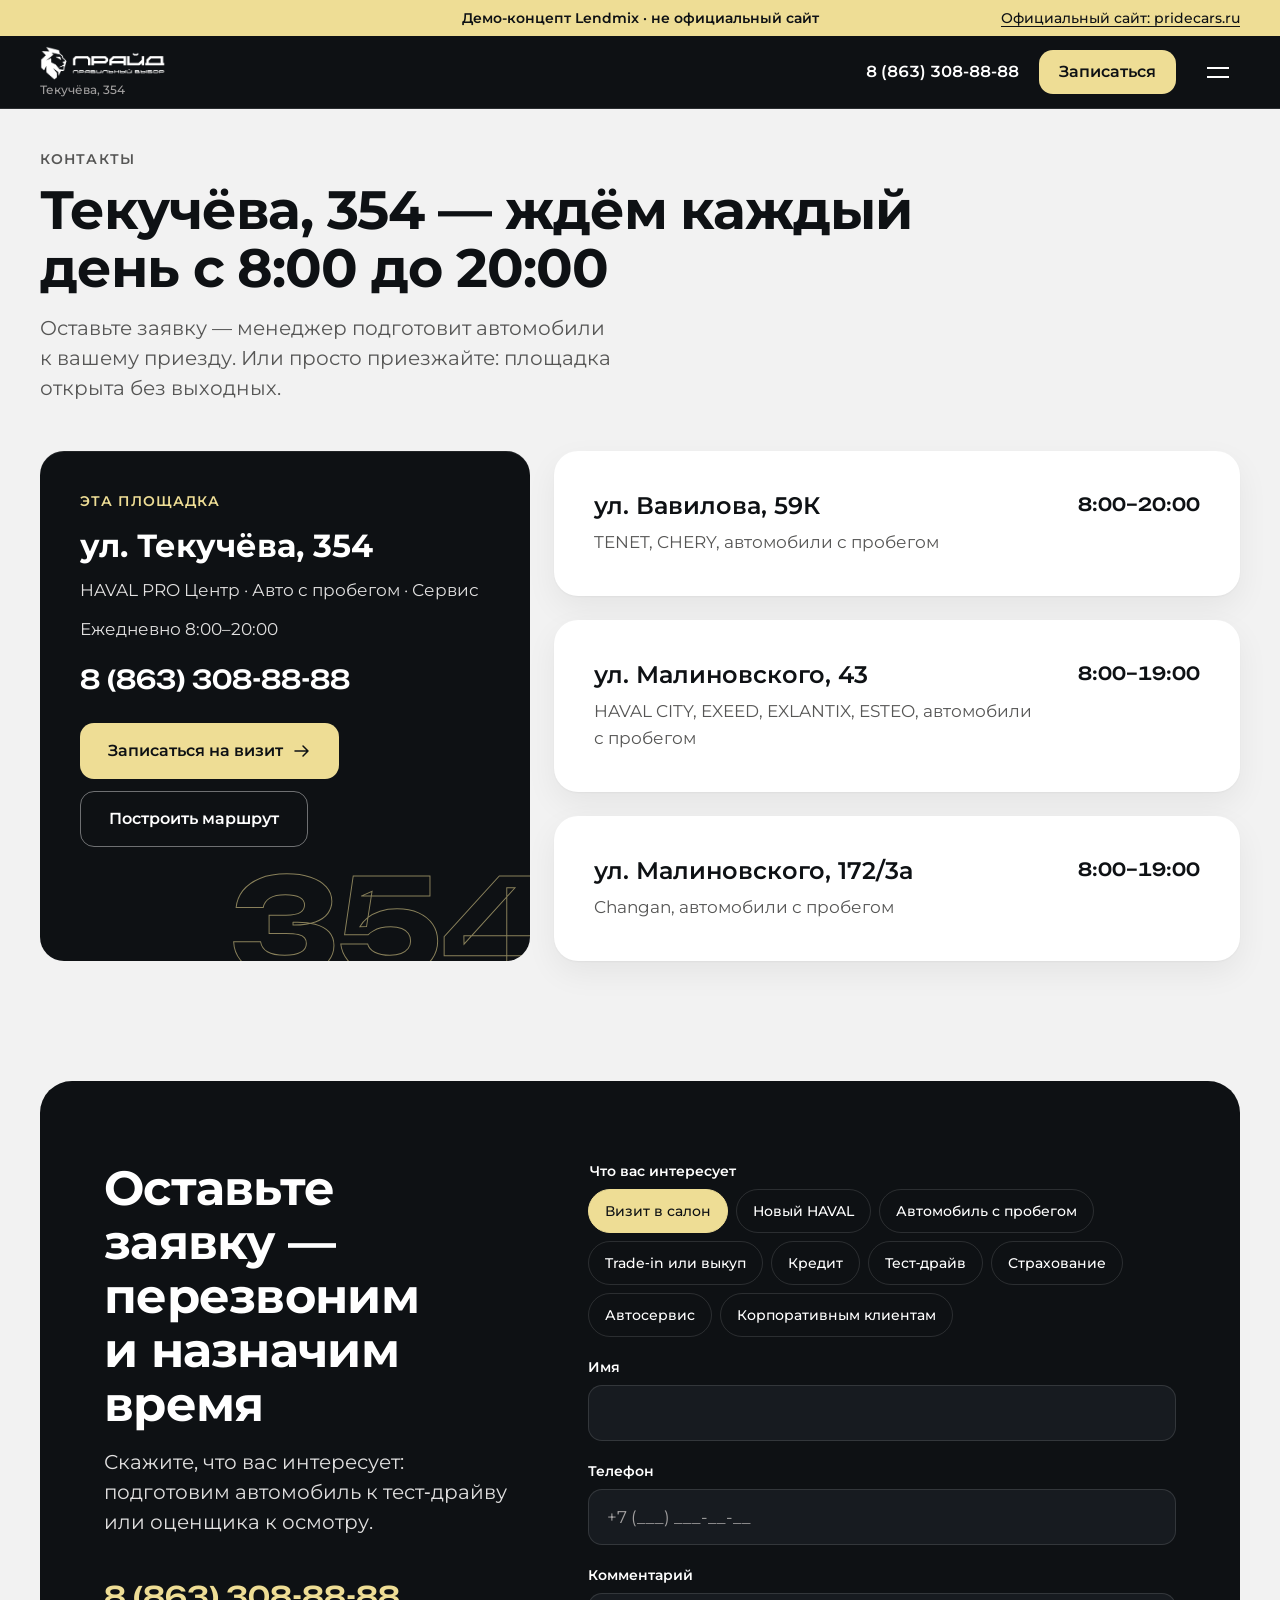
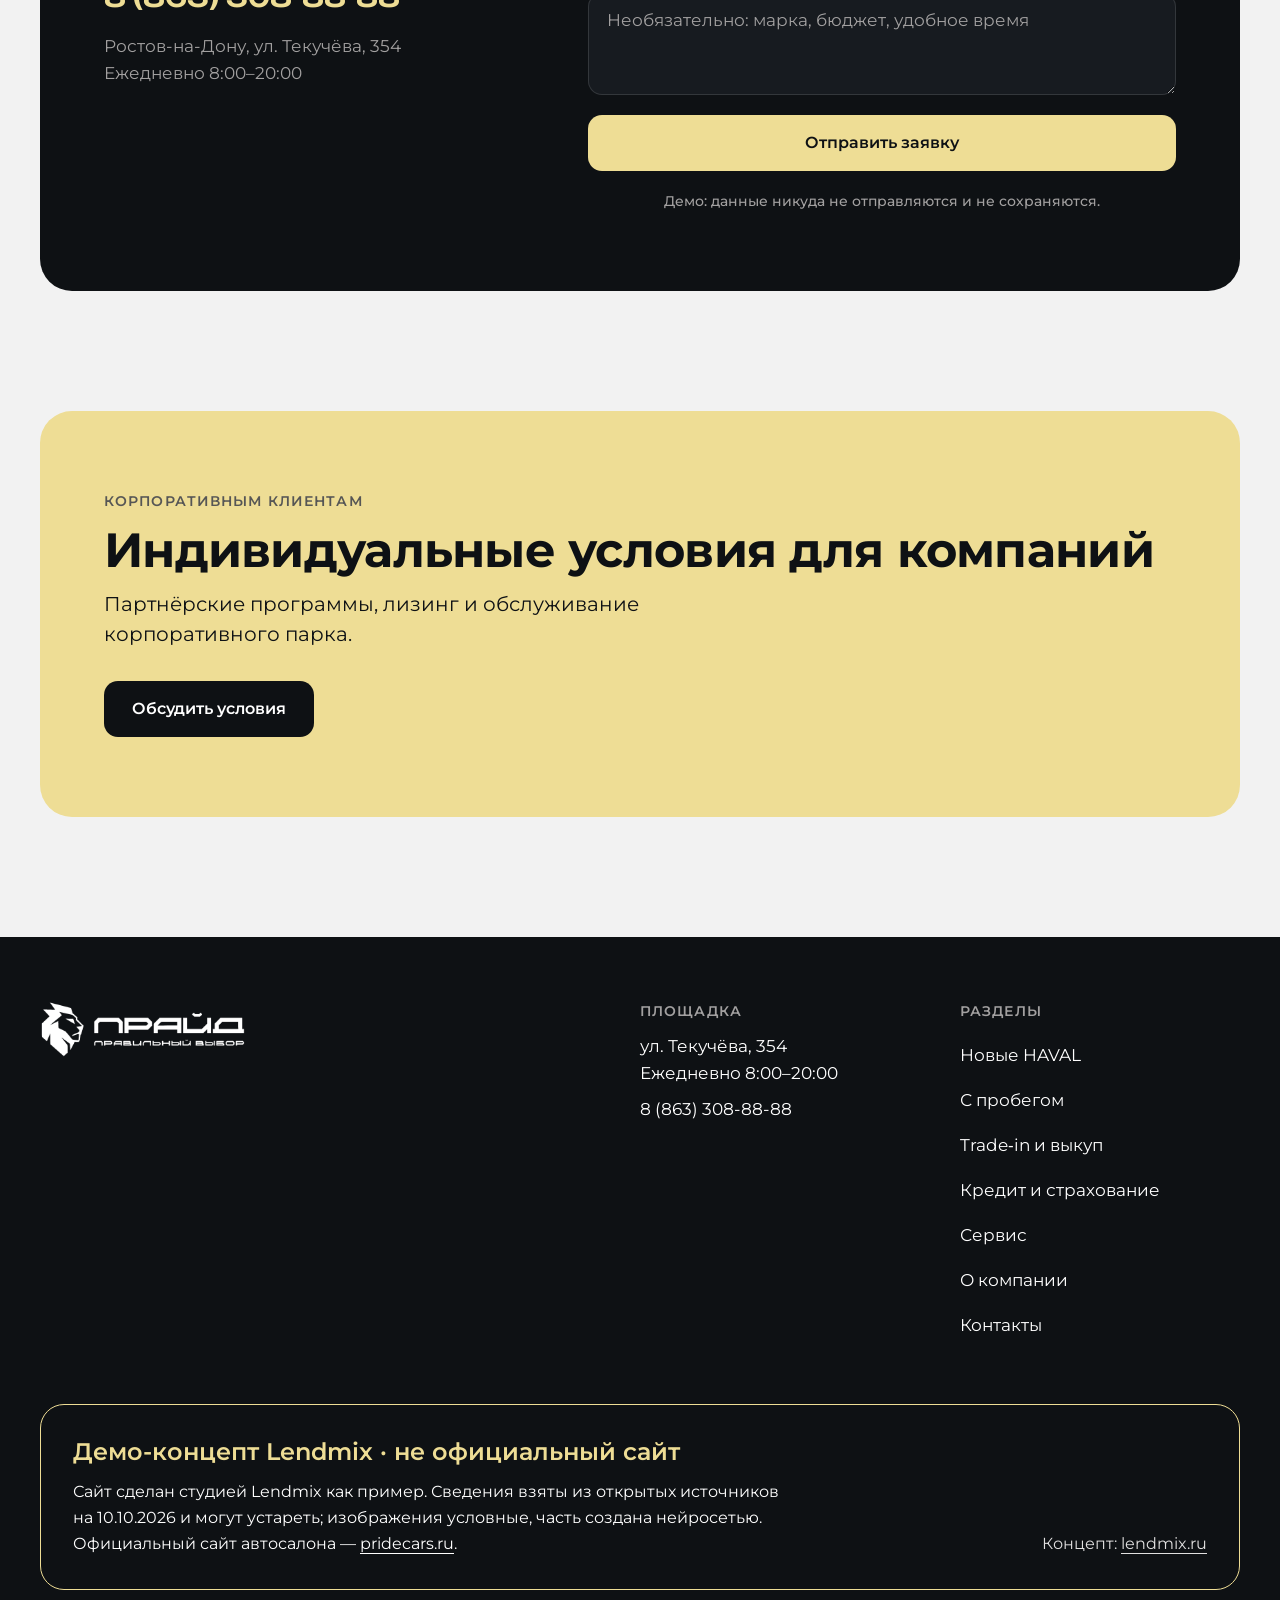
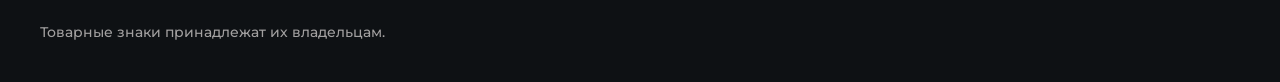
<file: kontakty.html>
<!doctype html>
<html lang="ru">
<head>
  <meta charset="utf-8">
  <meta name="viewport" content="width=device-width, initial-scale=1">
  <meta name="robots" content="noindex, nofollow">
  <title>Контакты&nbsp;— Прайд, Текучёва, 354&nbsp;— демо-концепт Lendmix</title>
  <meta name="description" content="Демо-концепт Lendmix, не официальный сайт. Адрес, телефон и режим работы площадки «Прайд» на Текучёва, 354.">
  <meta name="theme-color" content="#0e1114">
  <link rel="icon" href="data:image/svg+xml,%3Csvg xmlns='http://www.w3.org/2000/svg' viewBox='0 0 64 64'%3E%3Crect width='64' height='64' rx='14' fill='%230e1114'/%3E%3Cpath d='M18 46V18h28v28h-7V25H25v21z' fill='%23eedd95'/%3E%3C/svg%3E">
  <script>(function(d){d.classList.add('js');if(!matchMedia('(prefers-reduced-motion: reduce)').matches){d.classList.add('anim');setTimeout(function(){if(!window.__ready)d.classList.remove('anim')},3000)}})(document.documentElement)</script>
  <script type="module" crossorigin src="./assets/kontakty-C6BqDi6G.js"></script>
  <link rel="modulepreload" crossorigin href="./assets/main-DoUJgjTM.js">
  <link rel="stylesheet" crossorigin href="./assets/main-DA9y4Jwf.css">
</head>
<body>
  <a class="skip" href="#main">К&nbsp;содержимому</a>
  <div class="top" id="topbar">
    <div class="demo-ribbon">
      <span class="demo-ribbon__main">Демо-концепт Lendmix&nbsp;· не&nbsp;официальный сайт</span>
      <a class="demo-ribbon__link" href="https://pridecars.ru" target="_blank" rel="noopener nofollow">Официальный сайт: pridecars.ru</a>
    </div>
    <header class="header">
      <div class="container header__row">
        <a class="brand" href="./" aria-label="Прайд, Текучёва, 354 — на главную">
          <img class="brand__logo" src="./img/pride-logo.png" alt="Прайд — правильный выбор" width="1200" height="324">
          <span class="brand__sub">Текучёва, 354</span>
        </a>
        <nav class="nav" aria-label="Разделы сайта">
          <a href="novye-haval.html">Новые HAVAL</a>
          <a href="s-probegom.html">С&nbsp;пробегом</a>
          <a href="trade-in.html">Trade&#8209;in и&nbsp;выкуп</a>
          <a href="kredit.html">Кредит и&nbsp;страхование</a>
          <a href="servis.html">Сервис</a>
          <a href="o-kompanii.html">О&nbsp;компании</a>
          <a href="kontakty.html" class="is-active" aria-current="page">Контакты</a>
        </nav>
        <div class="header__side">
          <a class="header__phone" href="tel:+78633088888">8 (863) 308-88-88</a>
          <button class="btn btn--gold btn--sm" type="button" data-form="Визит в салон" data-title="Записаться на визит"><span class="btn__long">Записаться</span><span class="btn__short">Записаться</span></button>
          <button class="burger" type="button" aria-label="Открыть меню" aria-expanded="false" aria-controls="mmenu"><span></span><span></span></button>
        </div>
      </div>
    </header>
  </div>
  <div class="mmenu" id="mmenu" hidden>
    <nav aria-label="Разделы сайта">
      <a href="./">Главная</a>
      <a href="novye-haval.html">Новые HAVAL</a>
      <a href="s-probegom.html">С&nbsp;пробегом</a>
      <a href="trade-in.html">Trade&#8209;in и&nbsp;выкуп</a>
      <a href="kredit.html">Кредит и&nbsp;страхование</a>
      <a href="servis.html">Сервис</a>
      <a href="o-kompanii.html">О&nbsp;компании</a>
      <a href="kontakty.html">Контакты</a>
    </nav>
    <div class="mmenu__foot">
      <a class="mmenu__phone" href="tel:+78633088888">8 (863) 308-88-88</a>
      <button class="btn btn--gold btn--wide" type="button" data-form="Визит в салон" data-title="Записаться на визит">Записаться на&nbsp;визит</button>
    </div>
  </div>
  <main id="main">
    <section class="section section--first container">
      <div class="head">
        <p class="eyebrow">Контакты</p>
        <h1>Текучёва, 354&nbsp;— ждём каждый день с&nbsp;8:00 до&nbsp;20:00</h1>
        <p class="lead">Оставьте заявку&nbsp;— менеджер подготовит автомобили к&nbsp;вашему приезду. Или просто приезжайте: площадка открыта без&nbsp;выходных.</p>
      </div>
      
      <div class="split split--57">
        <div class="card card--dark here" data-rise>
          <p class="eyebrow eyebrow--gold">Эта площадка</p>
          <h3>ул. Текучёва, 354</h3>
          <p>HAVAL PRO Центр&nbsp;· Авто с&nbsp;пробегом&nbsp;· Сервис</p>
          <p>Ежедневно 8:00–20:00</p>
          <a class="here__phone" href="tel:+78633088888">8 (863) 308-88-88</a>
          <div class="here__actions">
            <button class="btn btn--gold" type="button" data-form="Визит в салон" data-title="Записаться на визит">Записаться на&nbsp;визит<svg class="arrow" viewBox="0 0 18 18" aria-hidden="true"><path d="M2 9h13M10 4l5 5-5 5"/></svg></button>
            <a class="btn btn--line-dark" href="https://yandex.ru/maps/org/139409174230/" target="_blank" rel="noopener nofollow">Построить маршрут</a>
          </div>
          <svg class="outline-num here__num" viewBox="0 0 520 200" aria-hidden="true"><text x="0" y="168">354</text></svg>
        </div>
        <div class="addr">
          <div class="card addr__item" data-rise><h3>ул. Вавилова, 59К</h3><p>TENET, CHERY, автомобили с&nbsp;пробегом</p><p class="addr__hours">8:00–20:00</p></div>
          <div class="card addr__item" data-rise><h3>ул. Малиновского, 43</h3><p>HAVAL CITY, EXEED, EXLANTIX, ESTEO, автомобили с&nbsp;пробегом</p><p class="addr__hours">8:00–19:00</p></div>
          <div class="card addr__item" data-rise><h3>ул. Малиновского, 172/3а</h3><p>Changan, автомобили с&nbsp;пробегом</p><p class="addr__hours">8:00–19:00</p></div>
        </div>
      </div>
    </section>

    
    <section class="section container" id="zayavka">
      <div class="panel panel--dark request">
        <div class="request__text">
          <h2>Оставьте заявку&nbsp;— перезвоним и&nbsp;назначим время</h2>
          <p class="lead">Скажите, что вас интересует: подготовим автомобиль к&nbsp;тест&#8209;драйву или оценщика к&nbsp;осмотру.</p>
          <a class="request__phone" href="tel:+78633088888">8 (863) 308-88-88</a>
          <p class="request__meta">Ростов-на-Дону, ул. Текучёва, 354<br>Ежедневно 8:00–20:00</p>
        </div>
        <div class="request__form" id="inline-form-slot" data-topic="Визит в салон"></div>
      </div>
    </section>

    <section class="section container">
      <div class="panel panel--gold corp">
        <div><p class="eyebrow">Корпоративным клиентам</p><h2>Индивидуальные условия для&nbsp;компаний</h2><p class="lead">Партнёрские программы, лизинг и&nbsp;обслуживание корпоративного парка.</p></div>
        <button class="btn btn--dark" type="button" data-form="Корпоративным клиентам" data-title="Обсудить условия">Обсудить условия</button>
      </div>
    </section>
  </main>
  <footer class="footer">
    <div class="container">
      <div class="footer__row">
        <div><img class="footer__logo" src="./img/pride-logo.png" alt="Прайд — правильный выбор" width="1200" height="324" loading="lazy"></div>
        <div class="footer__col">
          <p class="footer__h">Площадка</p>
          <p>ул. Текучёва, 354<br>Ежедневно 8:00–20:00<br><a href="tel:+78633088888">8 (863) 308-88-88</a></p>
        </div>
        <nav class="footer__col" aria-label="Разделы в подвале">
          <p class="footer__h">Разделы</p>
          <a href="novye-haval.html">Новые HAVAL</a><a href="s-probegom.html">С&nbsp;пробегом</a><a href="trade-in.html">Trade&#8209;in и&nbsp;выкуп</a><a href="kredit.html">Кредит и&nbsp;страхование</a><a href="servis.html">Сервис</a><a href="o-kompanii.html">О&nbsp;компании</a><a href="kontakty.html">Контакты</a>
        </nav>
      </div>
      <div class="demo-card">
        <div>
          <h3>Демо-концепт Lendmix&nbsp;· не&nbsp;официальный сайт</h3>
          <p>Сайт сделан студией Lendmix как пример. Сведения взяты из&nbsp;открытых источников на&nbsp;10.10.2026 и&nbsp;могут устареть; изображения условные, часть создана нейросетью. Официальный сайт автосалона&nbsp;— <a href="https://pridecars.ru" target="_blank" rel="noopener nofollow">pridecars.ru</a>.</p>
        </div>
        <p class="demo-card__by">Концепт: <a href="https://lendmix.ru" target="_blank" rel="noopener">lendmix.ru</a></p>
      </div>
      <p class="footer__legal">Товарные знаки принадлежат их владельцам.</p>
    </div>
  </footer>

  <div class="modal" id="modal" hidden>
    <div class="modal__shade" data-close></div>
    <div class="modal__win" role="dialog" aria-modal="true" aria-labelledby="modal-title" data-lenis-prevent>
      <button class="modal__x" type="button" aria-label="Закрыть" data-close><svg viewBox="0 0 24 24" aria-hidden="true"><path d="M5 5l14 14M19 5L5 19"/></svg></button>
      <h2 class="modal__title" id="modal-title">Записаться на&nbsp;визит</h2>
      <div id="modal-form-slot"></div>
    </div>
  </div>

  <template id="form-tpl">
    <form class="form" novalidate>
      <fieldset class="form__group">
        <legend>Что вас интересует</legend>
        <div class="choice">
          <label><input type="radio" name="topic" value="Визит в салон" checked><span>Визит в&nbsp;салон</span></label>
          <label><input type="radio" name="topic" value="Новый HAVAL"><span>Новый HAVAL</span></label>
          <label><input type="radio" name="topic" value="Автомобиль с пробегом"><span>Автомобиль с&nbsp;пробегом</span></label>
          <label><input type="radio" name="topic" value="Trade-in или выкуп"><span>Trade&#8209;in или выкуп</span></label>
          <label><input type="radio" name="topic" value="Кредит"><span>Кредит</span></label>
          <label><input type="radio" name="topic" value="Тест-драйв"><span>Тест&#8209;драйв</span></label>
          <label><input type="radio" name="topic" value="Страхование"><span>Страхование</span></label>
          <label><input type="radio" name="topic" value="Автосервис"><span>Автосервис</span></label>
          <label><input type="radio" name="topic" value="Корпоративным клиентам"><span>Корпоративным клиентам</span></label>
        </div>
      </fieldset>
      <div class="field"><label>Имя<input type="text" name="name" autocomplete="given-name" required></label><p class="field__err" aria-live="polite"></p></div>
      <div class="field"><label>Телефон<input type="tel" name="phone" inputmode="tel" autocomplete="tel" placeholder="+7 (___) ___-__-__" required></label><p class="field__err" aria-live="polite"></p></div>
      <div class="field"><label>Комментарий<textarea name="comment" rows="3" placeholder="Необязательно: марка, бюджет, удобное время"></textarea></label></div>
      <button class="btn btn--gold btn--wide" type="submit">Отправить заявку</button>
      <p class="form__demo">Демо: данные никуда не&nbsp;отправляются и&nbsp;не сохраняются.</p>
    </form>
    <div class="done" hidden>
      <span class="done__ok" aria-hidden="true"><svg viewBox="0 0 24 24"><path d="M5 12.5l4.5 4.5L19 7.5"/></svg></span>
      <h3 tabindex="-1">Форма работает&nbsp;— заявка не&nbsp;отправлена</h3>
      <p>Это демо-концепт Lendmix. На&nbsp;рабочем сайте заявка в&nbsp;этот момент ушла бы в&nbsp;отдел продаж автосалона. Чтобы связаться с&nbsp;«Прайд», звоните: <a href="tel:+78633088888">8 (863) 308-88-88</a>.</p>
      <button class="btn btn--dark done__btn" type="button"></button>
    </div>
  </template>
</body>
</html>
</file>
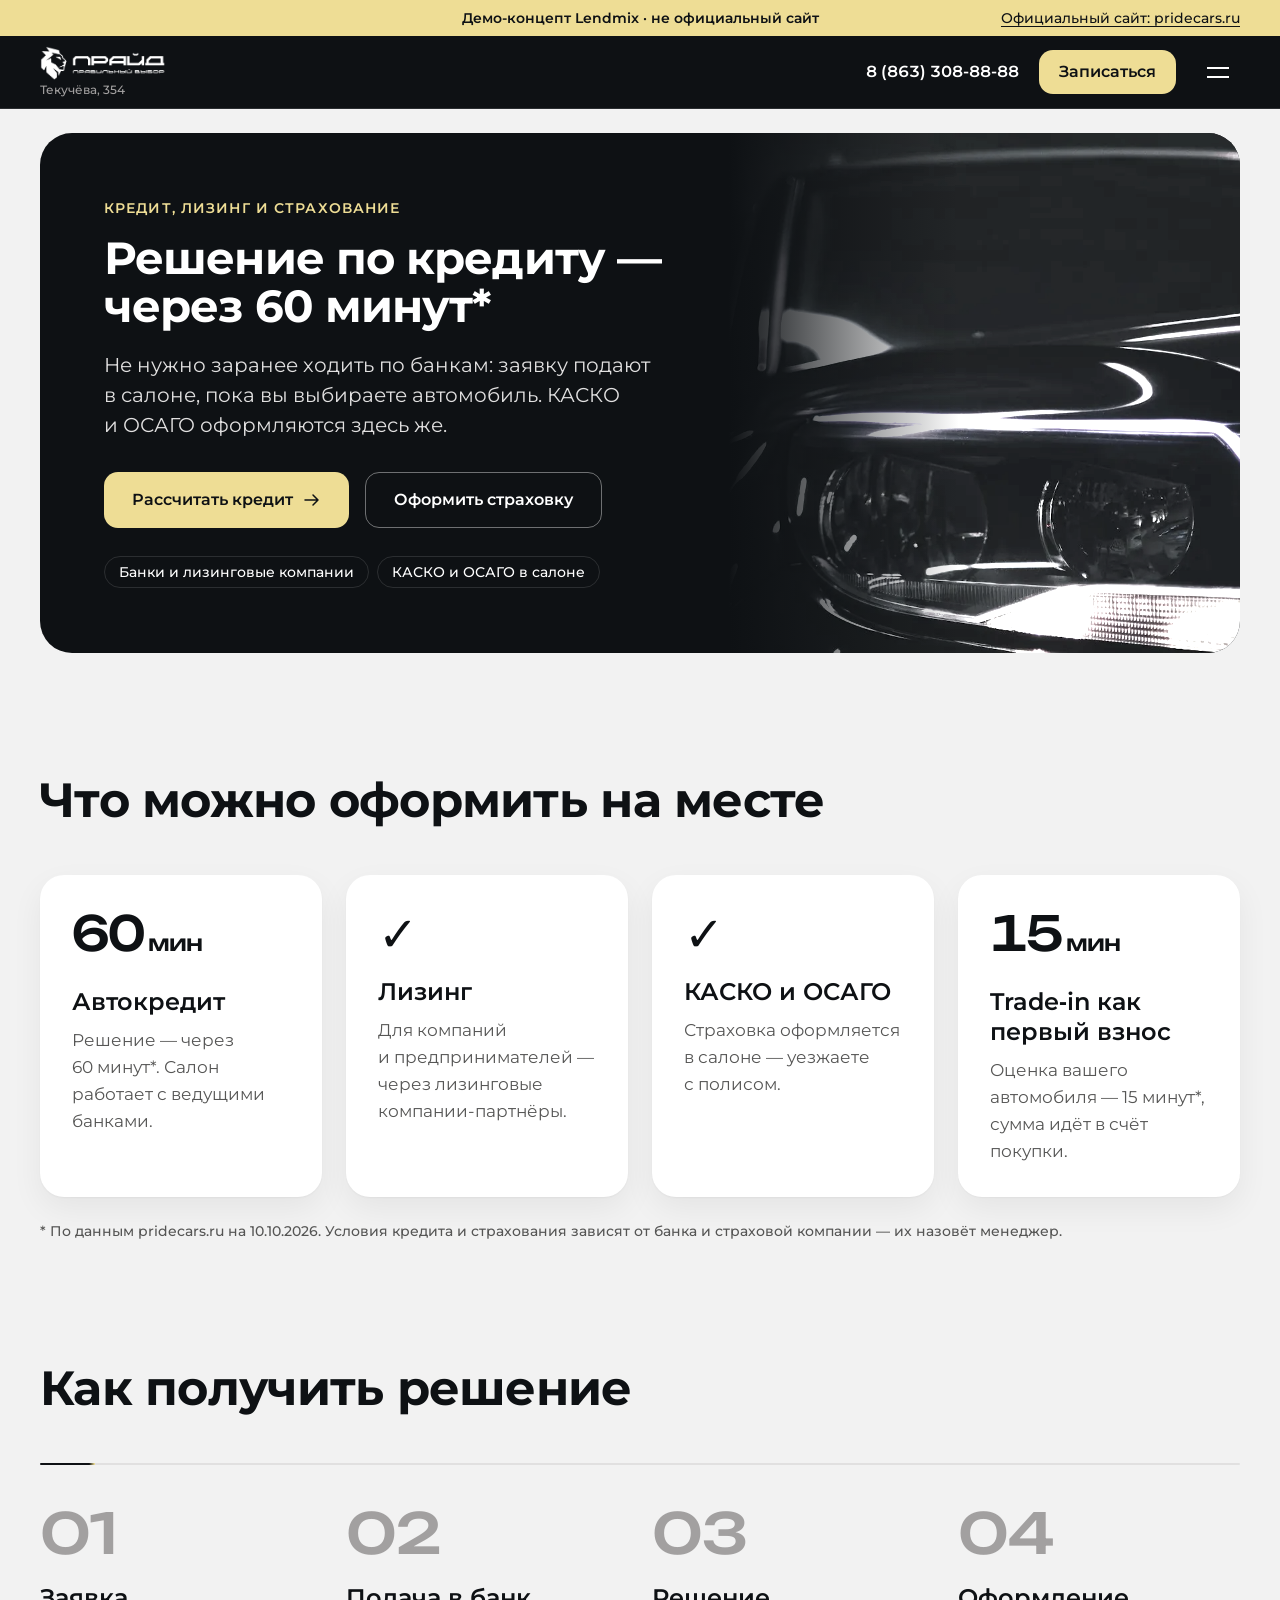
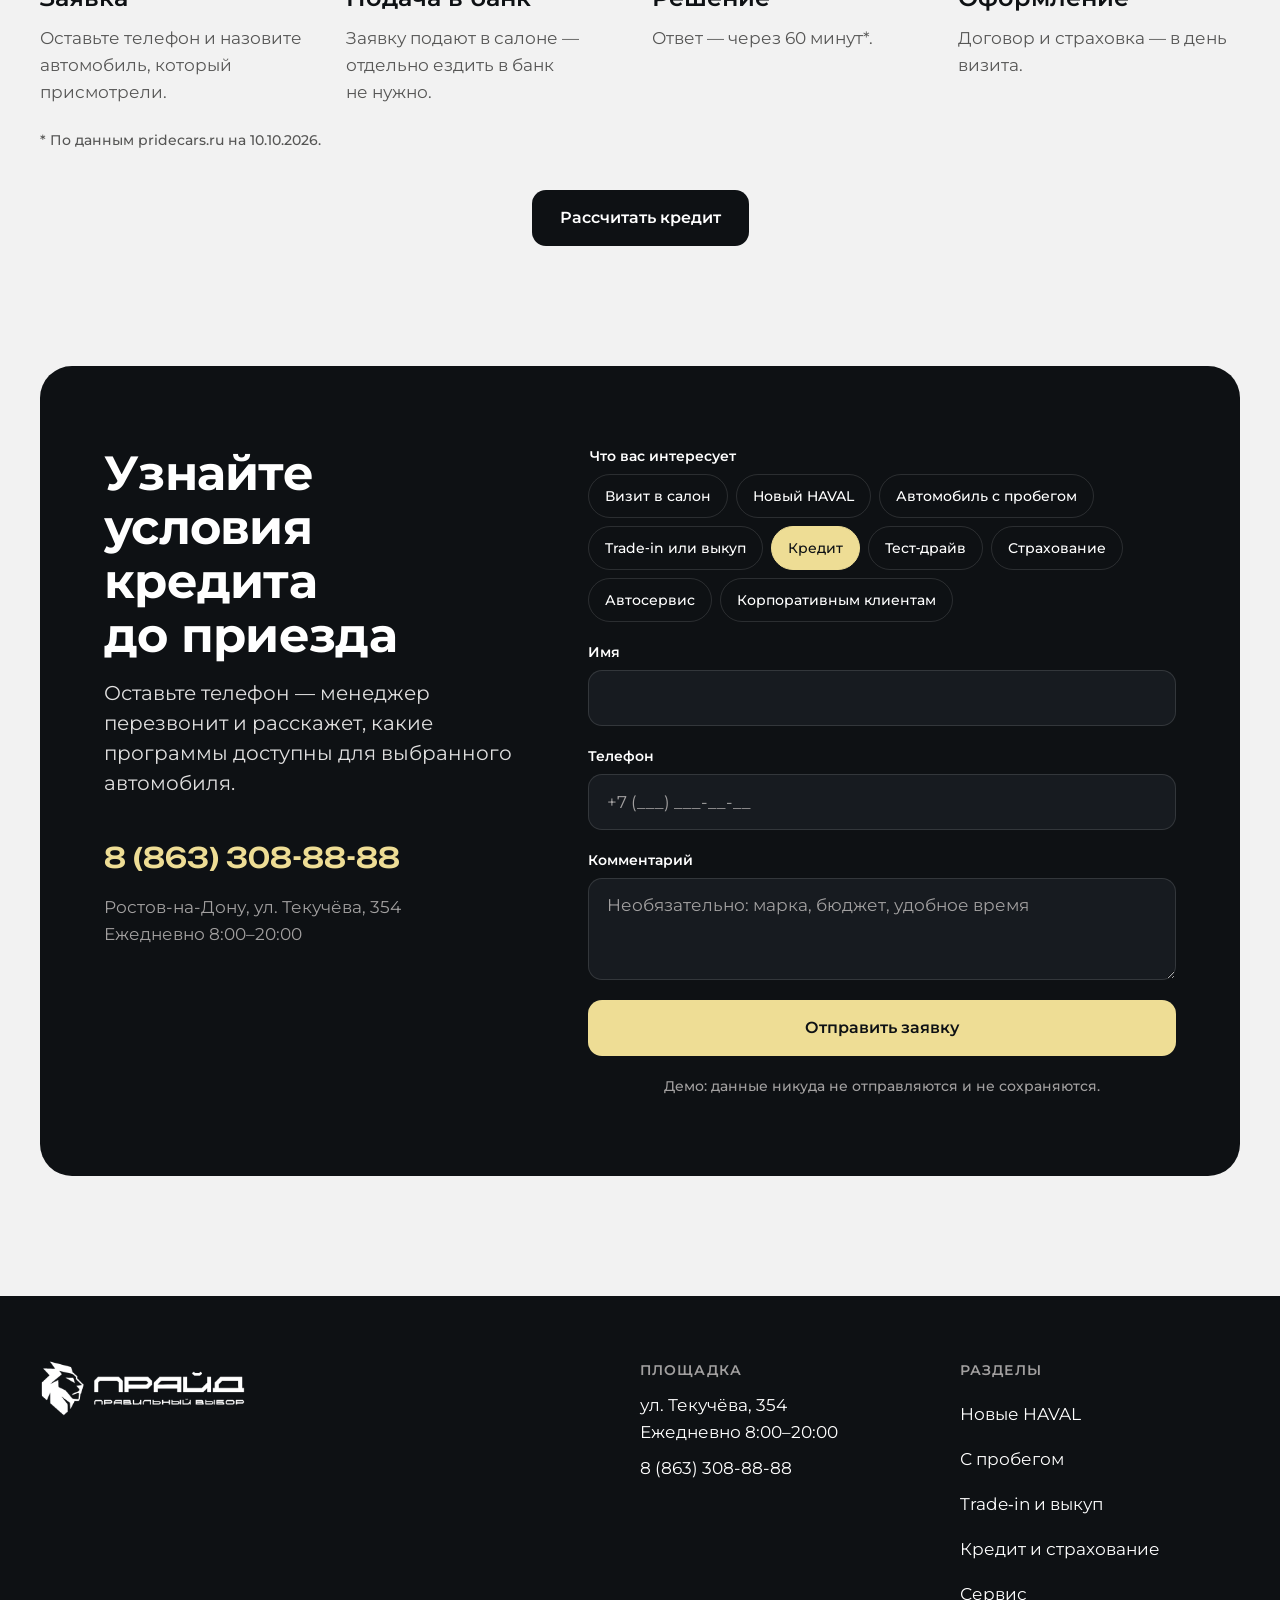
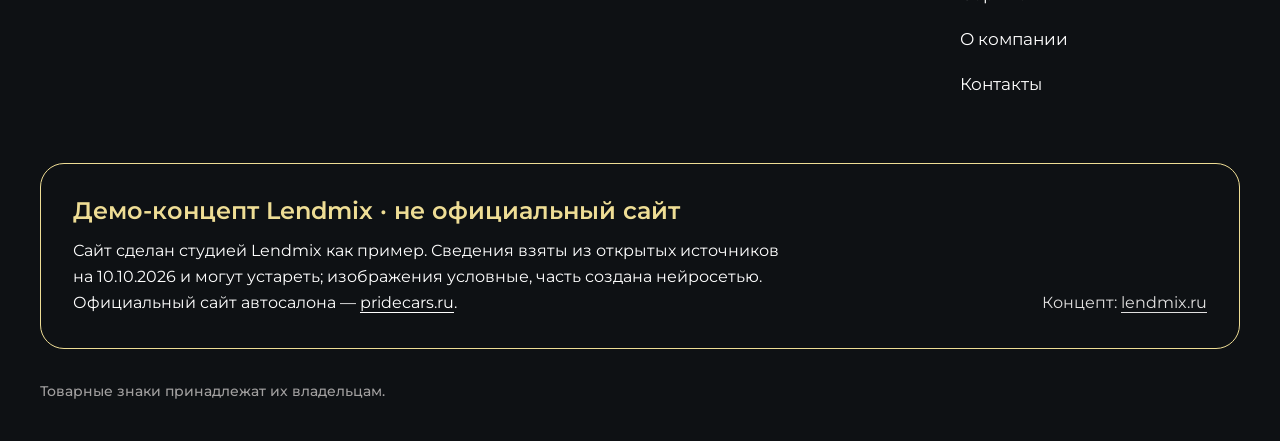
<file: kredit.html>
<!doctype html>
<html lang="ru">
<head>
  <meta charset="utf-8">
  <meta name="viewport" content="width=device-width, initial-scale=1">
  <meta name="robots" content="noindex, nofollow">
  <title>Кредит, лизинг и&nbsp;страхование&nbsp;— Прайд, Текучёва, 354&nbsp;— демо-концепт Lendmix</title>
  <meta name="description" content="Демо-концепт Lendmix, не официальный сайт. Кредит, лизинг, КАСКО и ОСАГО на площадке «Прайд».">
  <meta name="theme-color" content="#0e1114">
  <link rel="icon" href="data:image/svg+xml,%3Csvg xmlns='http://www.w3.org/2000/svg' viewBox='0 0 64 64'%3E%3Crect width='64' height='64' rx='14' fill='%230e1114'/%3E%3Cpath d='M18 46V18h28v28h-7V25H25v21z' fill='%23eedd95'/%3E%3C/svg%3E">
  <script>(function(d){d.classList.add('js');if(!matchMedia('(prefers-reduced-motion: reduce)').matches){d.classList.add('anim');setTimeout(function(){if(!window.__ready)d.classList.remove('anim')},3000)}})(document.documentElement)</script>
  <script type="module" crossorigin src="./assets/kredit-C6BqDi6G.js"></script>
  <link rel="modulepreload" crossorigin href="./assets/main-DoUJgjTM.js">
  <link rel="stylesheet" crossorigin href="./assets/main-DA9y4Jwf.css">
</head>
<body>
  <a class="skip" href="#main">К&nbsp;содержимому</a>
  <div class="top" id="topbar">
    <div class="demo-ribbon">
      <span class="demo-ribbon__main">Демо-концепт Lendmix&nbsp;· не&nbsp;официальный сайт</span>
      <a class="demo-ribbon__link" href="https://pridecars.ru" target="_blank" rel="noopener nofollow">Официальный сайт: pridecars.ru</a>
    </div>
    <header class="header">
      <div class="container header__row">
        <a class="brand" href="./" aria-label="Прайд, Текучёва, 354 — на главную">
          <img class="brand__logo" src="./img/pride-logo.png" alt="Прайд — правильный выбор" width="1200" height="324">
          <span class="brand__sub">Текучёва, 354</span>
        </a>
        <nav class="nav" aria-label="Разделы сайта">
          <a href="novye-haval.html">Новые HAVAL</a>
          <a href="s-probegom.html">С&nbsp;пробегом</a>
          <a href="trade-in.html">Trade&#8209;in и&nbsp;выкуп</a>
          <a href="kredit.html" class="is-active" aria-current="page">Кредит и&nbsp;страхование</a>
          <a href="servis.html">Сервис</a>
          <a href="o-kompanii.html">О&nbsp;компании</a>
          <a href="kontakty.html">Контакты</a>
        </nav>
        <div class="header__side">
          <a class="header__phone" href="tel:+78633088888">8 (863) 308-88-88</a>
          <button class="btn btn--gold btn--sm" type="button" data-form="Визит в салон" data-title="Записаться на визит"><span class="btn__long">Записаться</span><span class="btn__short">Записаться</span></button>
          <button class="burger" type="button" aria-label="Открыть меню" aria-expanded="false" aria-controls="mmenu"><span></span><span></span></button>
        </div>
      </div>
    </header>
  </div>
  <div class="mmenu" id="mmenu" hidden>
    <nav aria-label="Разделы сайта">
      <a href="./">Главная</a>
      <a href="novye-haval.html">Новые HAVAL</a>
      <a href="s-probegom.html">С&nbsp;пробегом</a>
      <a href="trade-in.html">Trade&#8209;in и&nbsp;выкуп</a>
      <a href="kredit.html">Кредит и&nbsp;страхование</a>
      <a href="servis.html">Сервис</a>
      <a href="o-kompanii.html">О&nbsp;компании</a>
      <a href="kontakty.html">Контакты</a>
    </nav>
    <div class="mmenu__foot">
      <a class="mmenu__phone" href="tel:+78633088888">8 (863) 308-88-88</a>
      <button class="btn btn--gold btn--wide" type="button" data-form="Визит в салон" data-title="Записаться на визит">Записаться на&nbsp;визит</button>
    </div>
  </div>
  <main id="main">
    
    <section class="phero container">
      <div class="phero__panel">
        <div class="phero__text">
          <p class="eyebrow eyebrow--gold">Кредит, лизинг и&nbsp;страхование</p>
          <h1>Решение по&nbsp;кредиту&nbsp;— через 60&nbsp;минут*</h1>
          <p class="lead">Не&nbsp;нужно заранее ходить по&nbsp;банкам: заявку подают в&nbsp;салоне, пока вы выбираете автомобиль. КАСКО и&nbsp;ОСАГО оформляются здесь же.</p>
          <div class="hero__actions"><button class="btn btn--gold" type="button" data-form="Кредит" data-title="Рассчитать кредит">Рассчитать кредит<svg class="arrow" viewBox="0 0 18 18" aria-hidden="true"><path d="M2 9h13M10 4l5 5-5 5"/></svg></button><button class="btn btn--line-dark" type="button" data-form="Страхование" data-title="Оформить страховку">Оформить страховку</button></div>
          <ul class="chips chips--dark"><li>Банки и&nbsp;лизинговые компании</li><li>КАСКО и&nbsp;ОСАГО в&nbsp;салоне</li></ul>
        </div>
        <div class="phero__art" aria-hidden="true"><img src="./img/haval.webp" alt="" loading="eager" decoding="async"></div>
      </div>
    </section>

    
    <section class="section container">
      <div class="head"><h2>Что можно оформить на&nbsp;месте</h2></div>
      <div class="benefits">
        <article class="benefit" data-rise><p class="benefit__big">60<small>мин</small></p><h3>Автокредит</h3><p>Решение&nbsp;— через 60&nbsp;минут*. Салон работает с&nbsp;ведущими банками.</p></article>
        <article class="benefit" data-rise><p class="benefit__big">✓</p><h3>Лизинг</h3><p>Для&nbsp;компаний и&nbsp;предпринимателей&nbsp;— через лизинговые компании-партнёры.</p></article>
        <article class="benefit" data-rise><p class="benefit__big">✓</p><h3>КАСКО и&nbsp;ОСАГО</h3><p>Страховка оформляется в&nbsp;салоне&nbsp;— уезжаете с&nbsp;полисом.</p></article>
        <article class="benefit" data-rise><p class="benefit__big">15<small>мин</small></p><h3>Trade&#8209;in как первый взнос</h3><p>Оценка вашего автомобиля&nbsp;— 15&nbsp;минут*, сумма идёт в&nbsp;счёт покупки.</p></article>
      </div>
      <p class="note note--foot">* По&nbsp;данным pridecars.ru на&nbsp;10.10.2026. Условия кредита и&nbsp;страхования зависят от&nbsp;банка и&nbsp;страховой компании&nbsp;— их назовёт менеджер.</p>
    </section>

    
    <section class="section container">
      <div class="head"><h2>Как получить решение</h2></div>
      <div class="steps" data-steps>
        <div class="steps__line" aria-hidden="true"><i></i></div>
        <div class="step"><p class="step__n">01</p><h3>Заявка</h3><p>Оставьте телефон и&nbsp;назовите автомобиль, который присмотрели.</p></div>
        <div class="step"><p class="step__n">02</p><h3>Подача в&nbsp;банк</h3><p>Заявку подают в&nbsp;салоне&nbsp;— отдельно ездить в&nbsp;банк не&nbsp;нужно.</p></div>
        <div class="step"><p class="step__n">03</p><h3>Решение</h3><p>Ответ&nbsp;— через 60&nbsp;минут*.</p></div>
        <div class="step"><p class="step__n">04</p><h3>Оформление</h3><p>Договор и&nbsp;страховка&nbsp;— в&nbsp;день визита.</p></div>
      </div>
      <p class="note note--foot">* По&nbsp;данным pridecars.ru на&nbsp;10.10.2026.</p>
      <div class="center"><button class="btn btn--dark" type="button" data-form="Кредит" data-title="Рассчитать кредит">Рассчитать кредит</button></div>
    </section>

    
    <section class="section container" id="zayavka">
      <div class="panel panel--dark request">
        <div class="request__text">
          <h2>Узнайте условия кредита до&nbsp;приезда</h2>
          <p class="lead">Оставьте телефон&nbsp;— менеджер перезвонит и&nbsp;расскажет, какие программы доступны для&nbsp;выбранного автомобиля.</p>
          <a class="request__phone" href="tel:+78633088888">8 (863) 308-88-88</a>
          <p class="request__meta">Ростов-на-Дону, ул. Текучёва, 354<br>Ежедневно 8:00–20:00</p>
        </div>
        <div class="request__form" id="inline-form-slot" data-topic="Кредит"></div>
      </div>
    </section>
  </main>
  <footer class="footer">
    <div class="container">
      <div class="footer__row">
        <div><img class="footer__logo" src="./img/pride-logo.png" alt="Прайд — правильный выбор" width="1200" height="324" loading="lazy"></div>
        <div class="footer__col">
          <p class="footer__h">Площадка</p>
          <p>ул. Текучёва, 354<br>Ежедневно 8:00–20:00<br><a href="tel:+78633088888">8 (863) 308-88-88</a></p>
        </div>
        <nav class="footer__col" aria-label="Разделы в подвале">
          <p class="footer__h">Разделы</p>
          <a href="novye-haval.html">Новые HAVAL</a><a href="s-probegom.html">С&nbsp;пробегом</a><a href="trade-in.html">Trade&#8209;in и&nbsp;выкуп</a><a href="kredit.html">Кредит и&nbsp;страхование</a><a href="servis.html">Сервис</a><a href="o-kompanii.html">О&nbsp;компании</a><a href="kontakty.html">Контакты</a>
        </nav>
      </div>
      <div class="demo-card">
        <div>
          <h3>Демо-концепт Lendmix&nbsp;· не&nbsp;официальный сайт</h3>
          <p>Сайт сделан студией Lendmix как пример. Сведения взяты из&nbsp;открытых источников на&nbsp;10.10.2026 и&nbsp;могут устареть; изображения условные, часть создана нейросетью. Официальный сайт автосалона&nbsp;— <a href="https://pridecars.ru" target="_blank" rel="noopener nofollow">pridecars.ru</a>.</p>
        </div>
        <p class="demo-card__by">Концепт: <a href="https://lendmix.ru" target="_blank" rel="noopener">lendmix.ru</a></p>
      </div>
      <p class="footer__legal">Товарные знаки принадлежат их владельцам.</p>
    </div>
  </footer>

  <div class="modal" id="modal" hidden>
    <div class="modal__shade" data-close></div>
    <div class="modal__win" role="dialog" aria-modal="true" aria-labelledby="modal-title" data-lenis-prevent>
      <button class="modal__x" type="button" aria-label="Закрыть" data-close><svg viewBox="0 0 24 24" aria-hidden="true"><path d="M5 5l14 14M19 5L5 19"/></svg></button>
      <h2 class="modal__title" id="modal-title">Записаться на&nbsp;визит</h2>
      <div id="modal-form-slot"></div>
    </div>
  </div>

  <template id="form-tpl">
    <form class="form" novalidate>
      <fieldset class="form__group">
        <legend>Что вас интересует</legend>
        <div class="choice">
          <label><input type="radio" name="topic" value="Визит в салон" checked><span>Визит в&nbsp;салон</span></label>
          <label><input type="radio" name="topic" value="Новый HAVAL"><span>Новый HAVAL</span></label>
          <label><input type="radio" name="topic" value="Автомобиль с пробегом"><span>Автомобиль с&nbsp;пробегом</span></label>
          <label><input type="radio" name="topic" value="Trade-in или выкуп"><span>Trade&#8209;in или выкуп</span></label>
          <label><input type="radio" name="topic" value="Кредит"><span>Кредит</span></label>
          <label><input type="radio" name="topic" value="Тест-драйв"><span>Тест&#8209;драйв</span></label>
          <label><input type="radio" name="topic" value="Страхование"><span>Страхование</span></label>
          <label><input type="radio" name="topic" value="Автосервис"><span>Автосервис</span></label>
          <label><input type="radio" name="topic" value="Корпоративным клиентам"><span>Корпоративным клиентам</span></label>
        </div>
      </fieldset>
      <div class="field"><label>Имя<input type="text" name="name" autocomplete="given-name" required></label><p class="field__err" aria-live="polite"></p></div>
      <div class="field"><label>Телефон<input type="tel" name="phone" inputmode="tel" autocomplete="tel" placeholder="+7 (___) ___-__-__" required></label><p class="field__err" aria-live="polite"></p></div>
      <div class="field"><label>Комментарий<textarea name="comment" rows="3" placeholder="Необязательно: марка, бюджет, удобное время"></textarea></label></div>
      <button class="btn btn--gold btn--wide" type="submit">Отправить заявку</button>
      <p class="form__demo">Демо: данные никуда не&nbsp;отправляются и&nbsp;не сохраняются.</p>
    </form>
    <div class="done" hidden>
      <span class="done__ok" aria-hidden="true"><svg viewBox="0 0 24 24"><path d="M5 12.5l4.5 4.5L19 7.5"/></svg></span>
      <h3 tabindex="-1">Форма работает&nbsp;— заявка не&nbsp;отправлена</h3>
      <p>Это демо-концепт Lendmix. На&nbsp;рабочем сайте заявка в&nbsp;этот момент ушла бы в&nbsp;отдел продаж автосалона. Чтобы связаться с&nbsp;«Прайд», звоните: <a href="tel:+78633088888">8 (863) 308-88-88</a>.</p>
      <button class="btn btn--dark done__btn" type="button"></button>
    </div>
  </template>
</body>
</html>
</file>
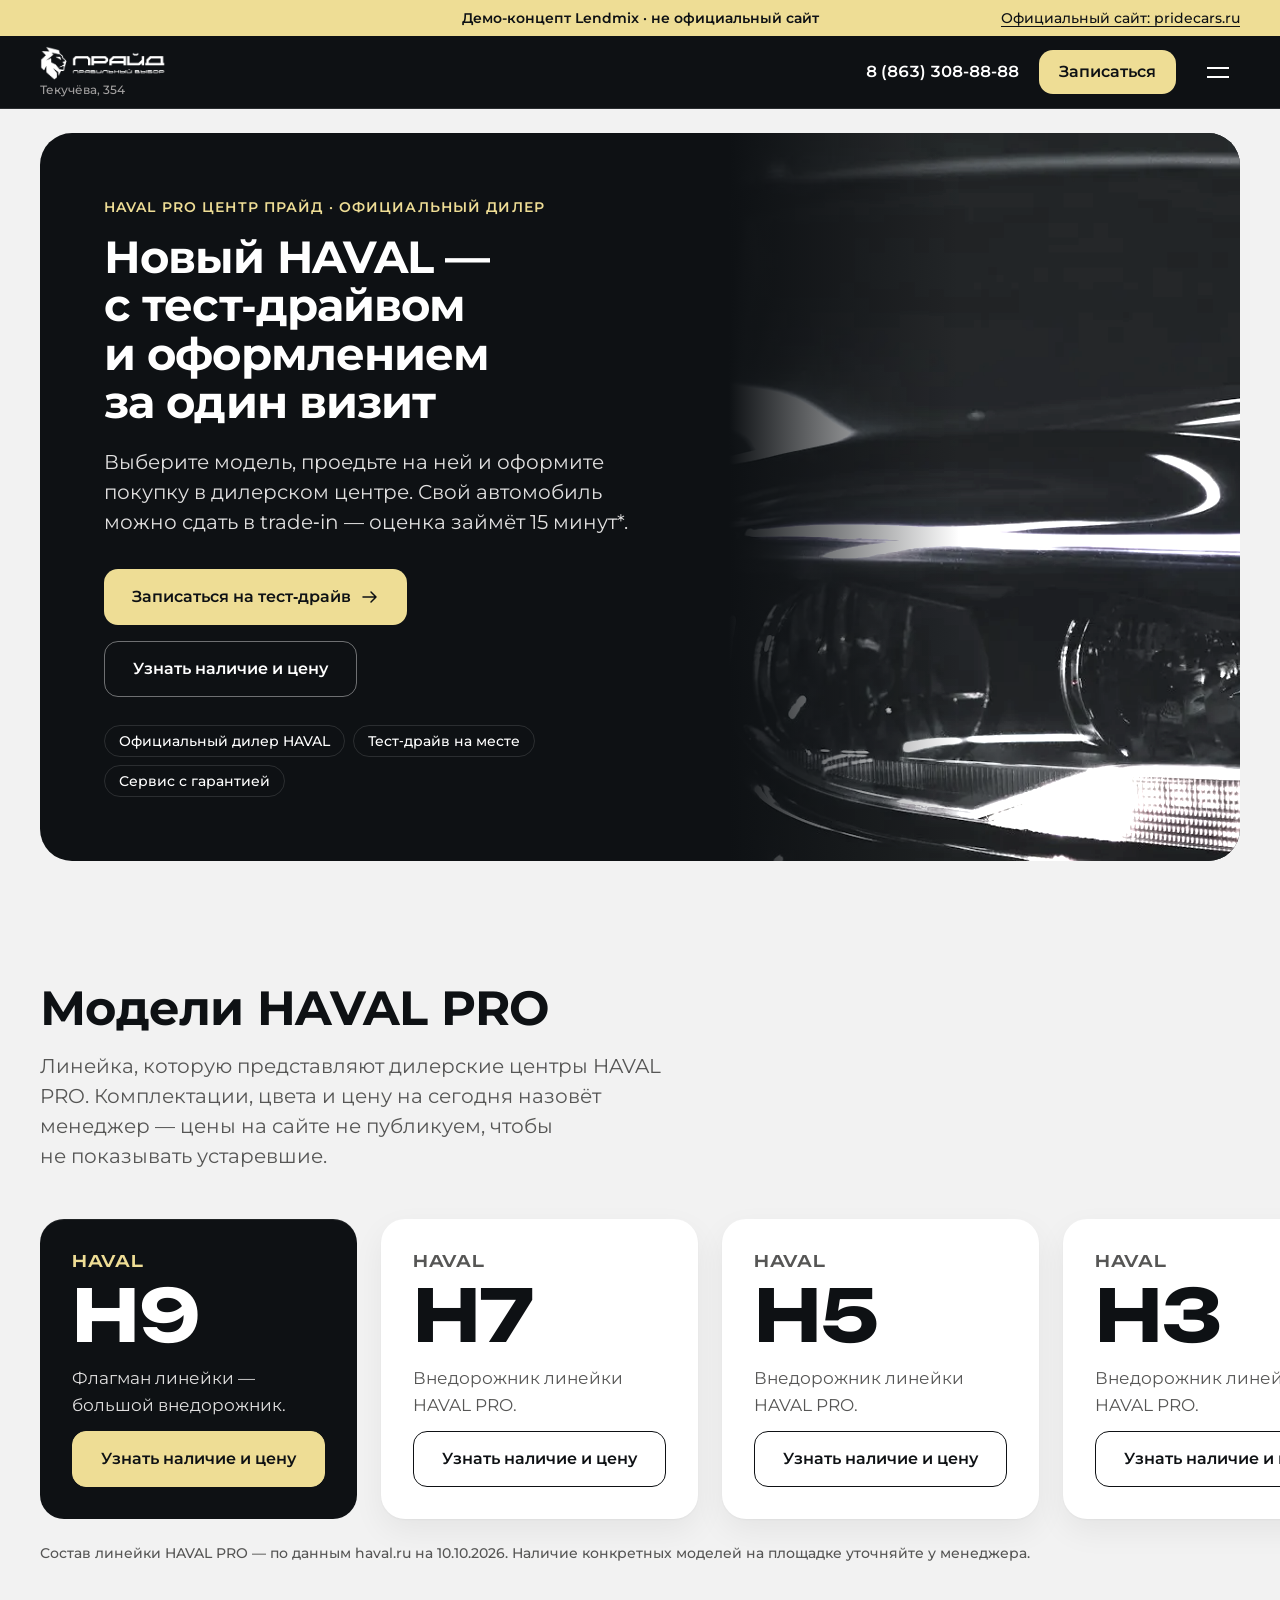
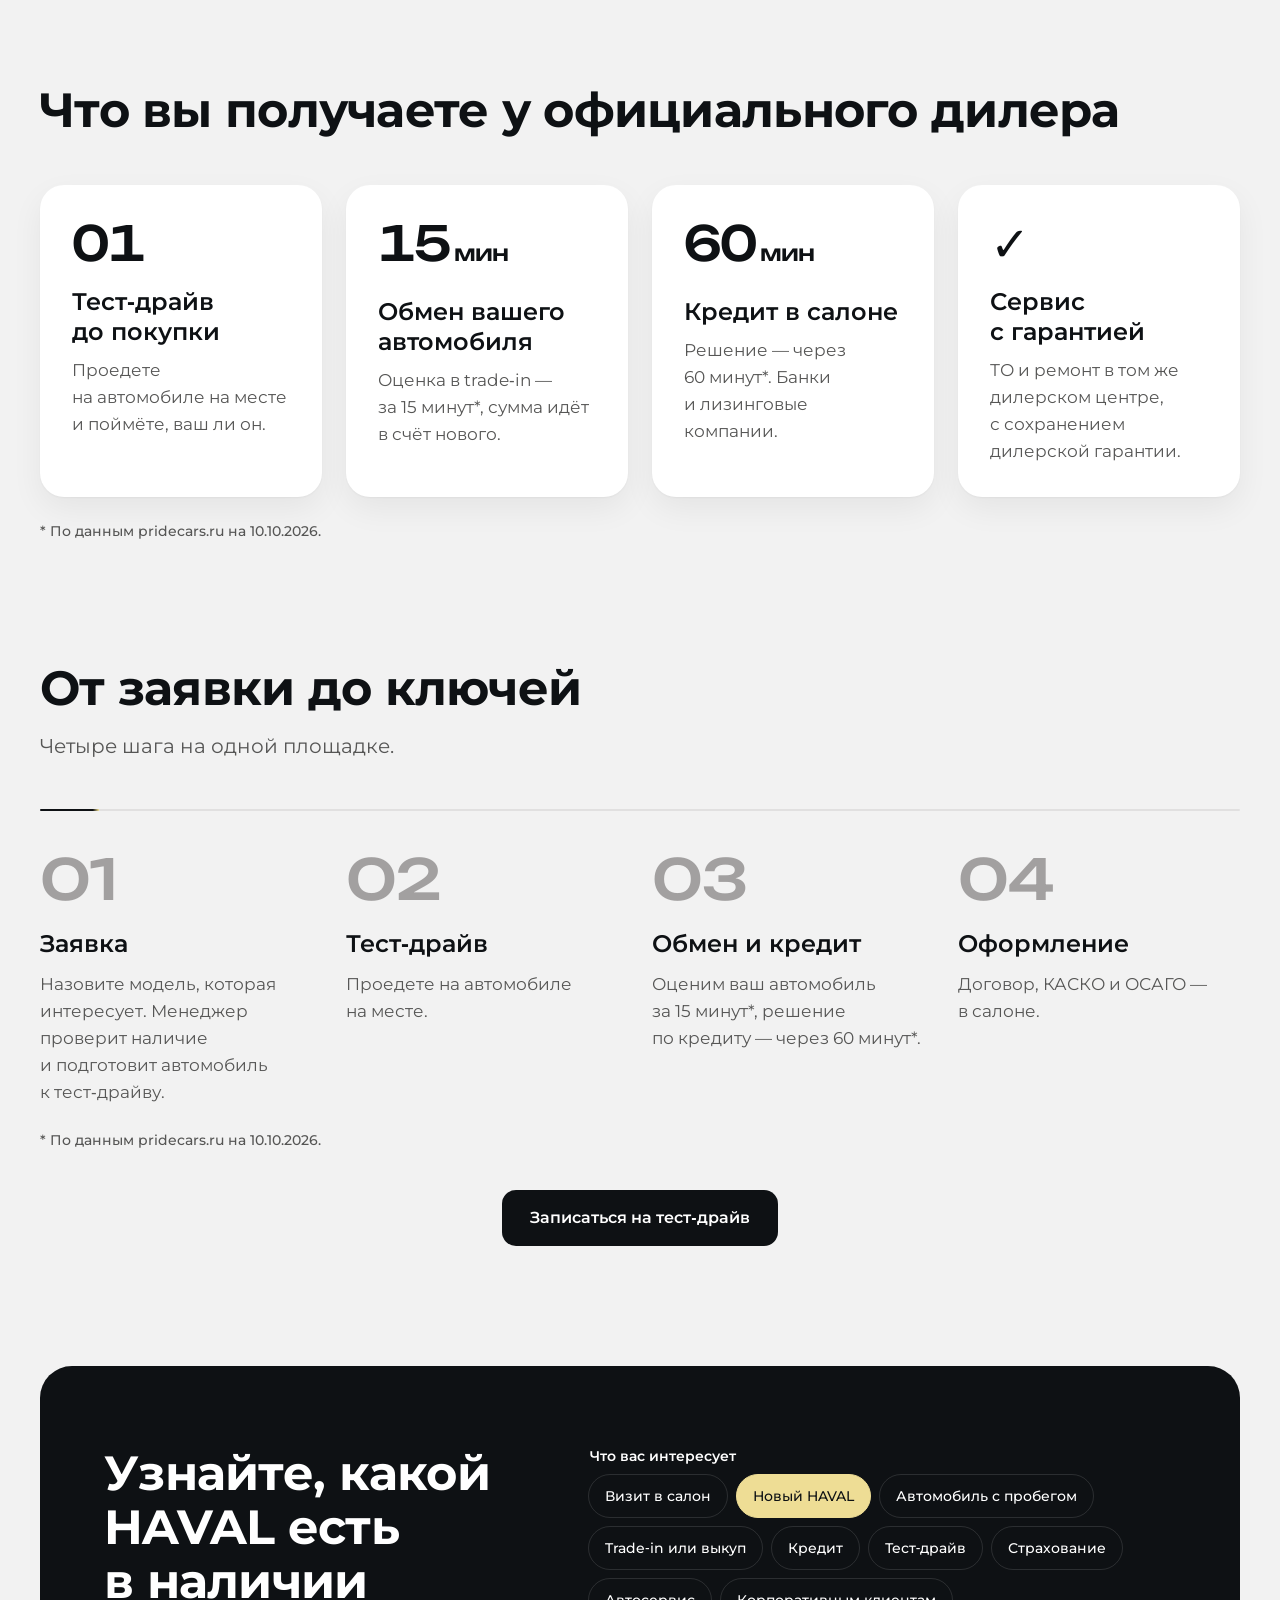
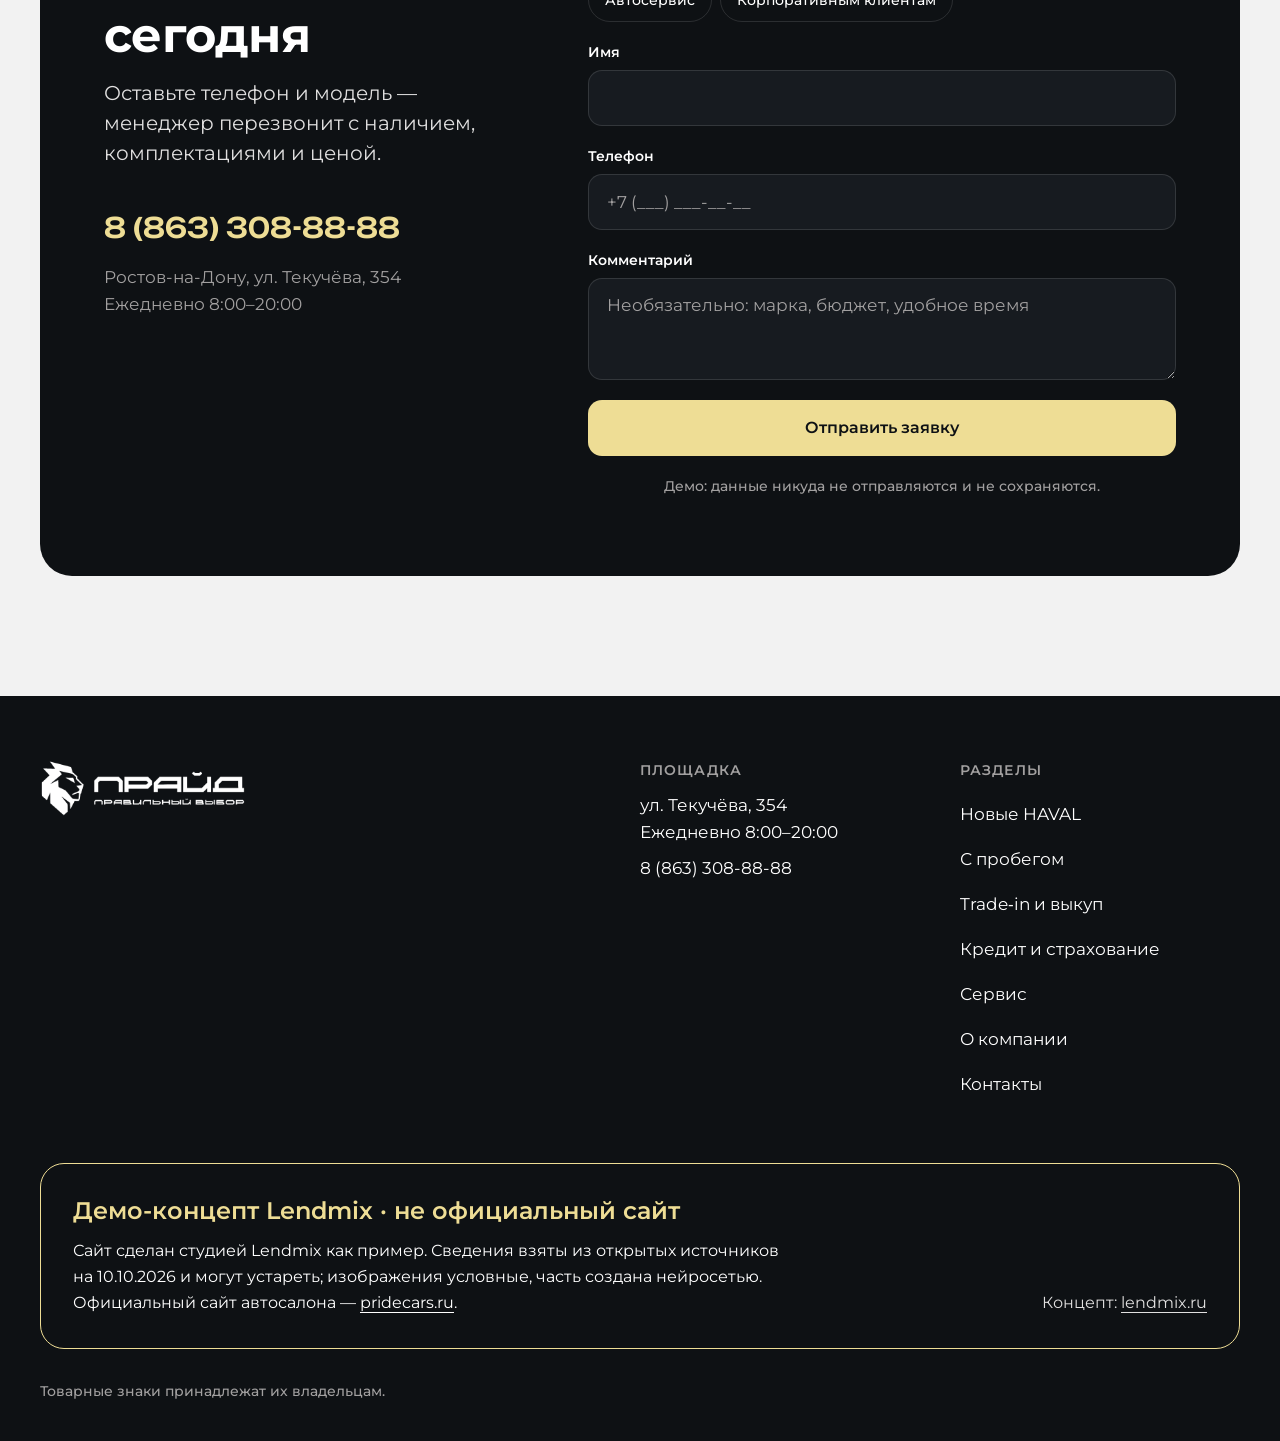
<file: novye-haval.html>
<!doctype html>
<html lang="ru">
<head>
  <meta charset="utf-8">
  <meta name="viewport" content="width=device-width, initial-scale=1">
  <meta name="robots" content="noindex, nofollow">
  <title>Новые HAVAL у&nbsp;официального дилера&nbsp;— Прайд, Текучёва, 354&nbsp;— демо-концепт Lendmix</title>
  <meta name="description" content="Демо-концепт Lendmix, не официальный сайт. Новые автомобили HAVAL в дилерском центре HAVAL PRO Центр Прайд.">
  <meta name="theme-color" content="#0e1114">
  <link rel="icon" href="data:image/svg+xml,%3Csvg xmlns='http://www.w3.org/2000/svg' viewBox='0 0 64 64'%3E%3Crect width='64' height='64' rx='14' fill='%230e1114'/%3E%3Cpath d='M18 46V18h28v28h-7V25H25v21z' fill='%23eedd95'/%3E%3C/svg%3E">
  <script>(function(d){d.classList.add('js');if(!matchMedia('(prefers-reduced-motion: reduce)').matches){d.classList.add('anim');setTimeout(function(){if(!window.__ready)d.classList.remove('anim')},3000)}})(document.documentElement)</script>
  <script type="module" crossorigin src="./assets/novye-haval-C6BqDi6G.js"></script>
  <link rel="modulepreload" crossorigin href="./assets/main-DoUJgjTM.js">
  <link rel="stylesheet" crossorigin href="./assets/main-DA9y4Jwf.css">
</head>
<body>
  <a class="skip" href="#main">К&nbsp;содержимому</a>
  <div class="top" id="topbar">
    <div class="demo-ribbon">
      <span class="demo-ribbon__main">Демо-концепт Lendmix&nbsp;· не&nbsp;официальный сайт</span>
      <a class="demo-ribbon__link" href="https://pridecars.ru" target="_blank" rel="noopener nofollow">Официальный сайт: pridecars.ru</a>
    </div>
    <header class="header">
      <div class="container header__row">
        <a class="brand" href="./" aria-label="Прайд, Текучёва, 354 — на главную">
          <img class="brand__logo" src="./img/pride-logo.png" alt="Прайд — правильный выбор" width="1200" height="324">
          <span class="brand__sub">Текучёва, 354</span>
        </a>
        <nav class="nav" aria-label="Разделы сайта">
          <a href="novye-haval.html" class="is-active" aria-current="page">Новые HAVAL</a>
          <a href="s-probegom.html">С&nbsp;пробегом</a>
          <a href="trade-in.html">Trade&#8209;in и&nbsp;выкуп</a>
          <a href="kredit.html">Кредит и&nbsp;страхование</a>
          <a href="servis.html">Сервис</a>
          <a href="o-kompanii.html">О&nbsp;компании</a>
          <a href="kontakty.html">Контакты</a>
        </nav>
        <div class="header__side">
          <a class="header__phone" href="tel:+78633088888">8 (863) 308-88-88</a>
          <button class="btn btn--gold btn--sm" type="button" data-form="Визит в салон" data-title="Записаться на визит"><span class="btn__long">Записаться</span><span class="btn__short">Записаться</span></button>
          <button class="burger" type="button" aria-label="Открыть меню" aria-expanded="false" aria-controls="mmenu"><span></span><span></span></button>
        </div>
      </div>
    </header>
  </div>
  <div class="mmenu" id="mmenu" hidden>
    <nav aria-label="Разделы сайта">
      <a href="./">Главная</a>
      <a href="novye-haval.html">Новые HAVAL</a>
      <a href="s-probegom.html">С&nbsp;пробегом</a>
      <a href="trade-in.html">Trade&#8209;in и&nbsp;выкуп</a>
      <a href="kredit.html">Кредит и&nbsp;страхование</a>
      <a href="servis.html">Сервис</a>
      <a href="o-kompanii.html">О&nbsp;компании</a>
      <a href="kontakty.html">Контакты</a>
    </nav>
    <div class="mmenu__foot">
      <a class="mmenu__phone" href="tel:+78633088888">8 (863) 308-88-88</a>
      <button class="btn btn--gold btn--wide" type="button" data-form="Визит в салон" data-title="Записаться на визит">Записаться на&nbsp;визит</button>
    </div>
  </div>
  <main id="main">
    
    <section class="phero container">
      <div class="phero__panel">
        <div class="phero__text">
          <p class="eyebrow eyebrow--gold">HAVAL PRO Центр Прайд&nbsp;· официальный дилер</p>
          <h1>Новый HAVAL&nbsp;— с&nbsp;тест&#8209;драйвом и&nbsp;оформлением за&nbsp;один визит</h1>
          <p class="lead">Выберите модель, проедьте на&nbsp;ней и&nbsp;оформите покупку в&nbsp;дилерском центре. Свой автомобиль можно сдать в&nbsp;trade&#8209;in&nbsp;— оценка займёт 15&nbsp;минут*.</p>
          <div class="hero__actions"><button class="btn btn--gold" type="button" data-form="Тест-драйв" data-title="Записаться на тест-драйв">Записаться на&nbsp;тест&#8209;драйв<svg class="arrow" viewBox="0 0 18 18" aria-hidden="true"><path d="M2 9h13M10 4l5 5-5 5"/></svg></button><button class="btn btn--line-dark" type="button" data-form="Новый HAVAL" data-title="Узнать наличие и цену">Узнать наличие и&nbsp;цену</button></div>
          <ul class="chips chips--dark"><li>Официальный дилер HAVAL</li><li>Тест&#8209;драйв на&nbsp;месте</li><li>Сервис с&nbsp;гарантией</li></ul>
        </div>
        <div class="phero__art" aria-hidden="true"><img src="./img/haval.webp" alt="" loading="eager" decoding="async"></div>
      </div>
    </section>

    <section class="section container">
      <div class="head">
        <h2>Модели HAVAL PRO</h2>
        <p class="lead">Линейка, которую представляют дилерские центры HAVAL PRO. Комплектации, цвета и&nbsp;цену на&nbsp;сегодня назовёт менеджер&nbsp;— цены на&nbsp;сайте не&nbsp;публикуем, чтобы не&nbsp;показывать устаревшие.</p>
      </div>
      <div class="models">
        <article class="model" data-rise><p class="model__name">HAVAL <b>H9</b></p><p>Флагман линейки&nbsp;— большой внедорожник.</p><button class="btn btn--line" type="button" data-form="Новый HAVAL" data-title="HAVAL H9 — узнать наличие и цену">Узнать наличие и&nbsp;цену</button></article>
        <article class="model" data-rise><p class="model__name">HAVAL <b>H7</b></p><p>Внедорожник линейки HAVAL PRO.</p><button class="btn btn--line" type="button" data-form="Новый HAVAL" data-title="HAVAL H7 — узнать наличие и цену">Узнать наличие и&nbsp;цену</button></article>
        <article class="model" data-rise><p class="model__name">HAVAL <b>H5</b></p><p>Внедорожник линейки HAVAL PRO.</p><button class="btn btn--line" type="button" data-form="Новый HAVAL" data-title="HAVAL H5 — узнать наличие и цену">Узнать наличие и&nbsp;цену</button></article>
        <article class="model" data-rise><p class="model__name">HAVAL <b>H3</b></p><p>Внедорожник линейки HAVAL PRO.</p><button class="btn btn--line" type="button" data-form="Новый HAVAL" data-title="HAVAL H3 — узнать наличие и цену">Узнать наличие и&nbsp;цену</button></article>
      </div>
      <p class="note note--foot">Состав линейки HAVAL PRO&nbsp;— по&nbsp;данным haval.ru на&nbsp;10.10.2026. Наличие конкретных моделей на&nbsp;площадке уточняйте у&nbsp;менеджера.</p>
    </section>

    
    <section class="section container">
      <div class="head"><h2>Что вы получаете у&nbsp;официального дилера</h2></div>
      <div class="benefits">
        <article class="benefit" data-rise><p class="benefit__big">01</p><h3>Тест&#8209;драйв до&nbsp;покупки</h3><p>Проедете на&nbsp;автомобиле на&nbsp;месте и&nbsp;поймёте, ваш ли он.</p></article>
        <article class="benefit" data-rise><p class="benefit__big">15<small>мин</small></p><h3>Обмен вашего автомобиля</h3><p>Оценка в&nbsp;trade&#8209;in&nbsp;— за&nbsp;15&nbsp;минут*, сумма идёт в&nbsp;счёт нового.</p></article>
        <article class="benefit" data-rise><p class="benefit__big">60<small>мин</small></p><h3>Кредит в&nbsp;салоне</h3><p>Решение&nbsp;— через 60&nbsp;минут*. Банки и&nbsp;лизинговые компании.</p></article>
        <article class="benefit" data-rise><p class="benefit__big">✓</p><h3>Сервис с&nbsp;гарантией</h3><p>ТО и&nbsp;ремонт в&nbsp;том же дилерском центре, с&nbsp;сохранением дилерской гарантии.</p></article>
      </div>
      <p class="note note--foot">* По&nbsp;данным pridecars.ru на&nbsp;10.10.2026.</p>
    </section>

    
    <section class="section container">
      <div class="head"><h2>От&nbsp;заявки до&nbsp;ключей</h2><p class="lead">Четыре шага на&nbsp;одной площадке.</p></div>
      <div class="steps" data-steps>
        <div class="steps__line" aria-hidden="true"><i></i></div>
        <div class="step"><p class="step__n">01</p><h3>Заявка</h3><p>Назовите модель, которая интересует. Менеджер проверит наличие и&nbsp;подготовит автомобиль к&nbsp;тест&#8209;драйву.</p></div>
        <div class="step"><p class="step__n">02</p><h3>Тест&#8209;драйв</h3><p>Проедете на&nbsp;автомобиле на&nbsp;месте.</p></div>
        <div class="step"><p class="step__n">03</p><h3>Обмен и&nbsp;кредит</h3><p>Оценим ваш автомобиль за&nbsp;15&nbsp;минут*, решение по&nbsp;кредиту&nbsp;— через 60&nbsp;минут*.</p></div>
        <div class="step"><p class="step__n">04</p><h3>Оформление</h3><p>Договор, КАСКО и&nbsp;ОСАГО&nbsp;— в&nbsp;салоне.</p></div>
      </div>
      <p class="note note--foot">* По&nbsp;данным pridecars.ru на&nbsp;10.10.2026.</p>
      <div class="center"><button class="btn btn--dark" type="button" data-form="Тест-драйв" data-title="Записаться на тест-драйв">Записаться на&nbsp;тест&#8209;драйв</button></div>
    </section>

    
    <section class="section container" id="zayavka">
      <div class="panel panel--dark request">
        <div class="request__text">
          <h2>Узнайте, какой HAVAL есть в&nbsp;наличии сегодня</h2>
          <p class="lead">Оставьте телефон и&nbsp;модель&nbsp;— менеджер перезвонит с&nbsp;наличием, комплектациями и&nbsp;ценой.</p>
          <a class="request__phone" href="tel:+78633088888">8 (863) 308-88-88</a>
          <p class="request__meta">Ростов-на-Дону, ул. Текучёва, 354<br>Ежедневно 8:00–20:00</p>
        </div>
        <div class="request__form" id="inline-form-slot" data-topic="Новый HAVAL"></div>
      </div>
    </section>
  </main>
  <footer class="footer">
    <div class="container">
      <div class="footer__row">
        <div><img class="footer__logo" src="./img/pride-logo.png" alt="Прайд — правильный выбор" width="1200" height="324" loading="lazy"></div>
        <div class="footer__col">
          <p class="footer__h">Площадка</p>
          <p>ул. Текучёва, 354<br>Ежедневно 8:00–20:00<br><a href="tel:+78633088888">8 (863) 308-88-88</a></p>
        </div>
        <nav class="footer__col" aria-label="Разделы в подвале">
          <p class="footer__h">Разделы</p>
          <a href="novye-haval.html">Новые HAVAL</a><a href="s-probegom.html">С&nbsp;пробегом</a><a href="trade-in.html">Trade&#8209;in и&nbsp;выкуп</a><a href="kredit.html">Кредит и&nbsp;страхование</a><a href="servis.html">Сервис</a><a href="o-kompanii.html">О&nbsp;компании</a><a href="kontakty.html">Контакты</a>
        </nav>
      </div>
      <div class="demo-card">
        <div>
          <h3>Демо-концепт Lendmix&nbsp;· не&nbsp;официальный сайт</h3>
          <p>Сайт сделан студией Lendmix как пример. Сведения взяты из&nbsp;открытых источников на&nbsp;10.10.2026 и&nbsp;могут устареть; изображения условные, часть создана нейросетью. Официальный сайт автосалона&nbsp;— <a href="https://pridecars.ru" target="_blank" rel="noopener nofollow">pridecars.ru</a>.</p>
        </div>
        <p class="demo-card__by">Концепт: <a href="https://lendmix.ru" target="_blank" rel="noopener">lendmix.ru</a></p>
      </div>
      <p class="footer__legal">Товарные знаки принадлежат их владельцам.</p>
    </div>
  </footer>

  <div class="modal" id="modal" hidden>
    <div class="modal__shade" data-close></div>
    <div class="modal__win" role="dialog" aria-modal="true" aria-labelledby="modal-title" data-lenis-prevent>
      <button class="modal__x" type="button" aria-label="Закрыть" data-close><svg viewBox="0 0 24 24" aria-hidden="true"><path d="M5 5l14 14M19 5L5 19"/></svg></button>
      <h2 class="modal__title" id="modal-title">Записаться на&nbsp;визит</h2>
      <div id="modal-form-slot"></div>
    </div>
  </div>

  <template id="form-tpl">
    <form class="form" novalidate>
      <fieldset class="form__group">
        <legend>Что вас интересует</legend>
        <div class="choice">
          <label><input type="radio" name="topic" value="Визит в салон" checked><span>Визит в&nbsp;салон</span></label>
          <label><input type="radio" name="topic" value="Новый HAVAL"><span>Новый HAVAL</span></label>
          <label><input type="radio" name="topic" value="Автомобиль с пробегом"><span>Автомобиль с&nbsp;пробегом</span></label>
          <label><input type="radio" name="topic" value="Trade-in или выкуп"><span>Trade&#8209;in или выкуп</span></label>
          <label><input type="radio" name="topic" value="Кредит"><span>Кредит</span></label>
          <label><input type="radio" name="topic" value="Тест-драйв"><span>Тест&#8209;драйв</span></label>
          <label><input type="radio" name="topic" value="Страхование"><span>Страхование</span></label>
          <label><input type="radio" name="topic" value="Автосервис"><span>Автосервис</span></label>
          <label><input type="radio" name="topic" value="Корпоративным клиентам"><span>Корпоративным клиентам</span></label>
        </div>
      </fieldset>
      <div class="field"><label>Имя<input type="text" name="name" autocomplete="given-name" required></label><p class="field__err" aria-live="polite"></p></div>
      <div class="field"><label>Телефон<input type="tel" name="phone" inputmode="tel" autocomplete="tel" placeholder="+7 (___) ___-__-__" required></label><p class="field__err" aria-live="polite"></p></div>
      <div class="field"><label>Комментарий<textarea name="comment" rows="3" placeholder="Необязательно: марка, бюджет, удобное время"></textarea></label></div>
      <button class="btn btn--gold btn--wide" type="submit">Отправить заявку</button>
      <p class="form__demo">Демо: данные никуда не&nbsp;отправляются и&nbsp;не сохраняются.</p>
    </form>
    <div class="done" hidden>
      <span class="done__ok" aria-hidden="true"><svg viewBox="0 0 24 24"><path d="M5 12.5l4.5 4.5L19 7.5"/></svg></span>
      <h3 tabindex="-1">Форма работает&nbsp;— заявка не&nbsp;отправлена</h3>
      <p>Это демо-концепт Lendmix. На&nbsp;рабочем сайте заявка в&nbsp;этот момент ушла бы в&nbsp;отдел продаж автосалона. Чтобы связаться с&nbsp;«Прайд», звоните: <a href="tel:+78633088888">8 (863) 308-88-88</a>.</p>
      <button class="btn btn--dark done__btn" type="button"></button>
    </div>
  </template>
</body>
</html>
</file>
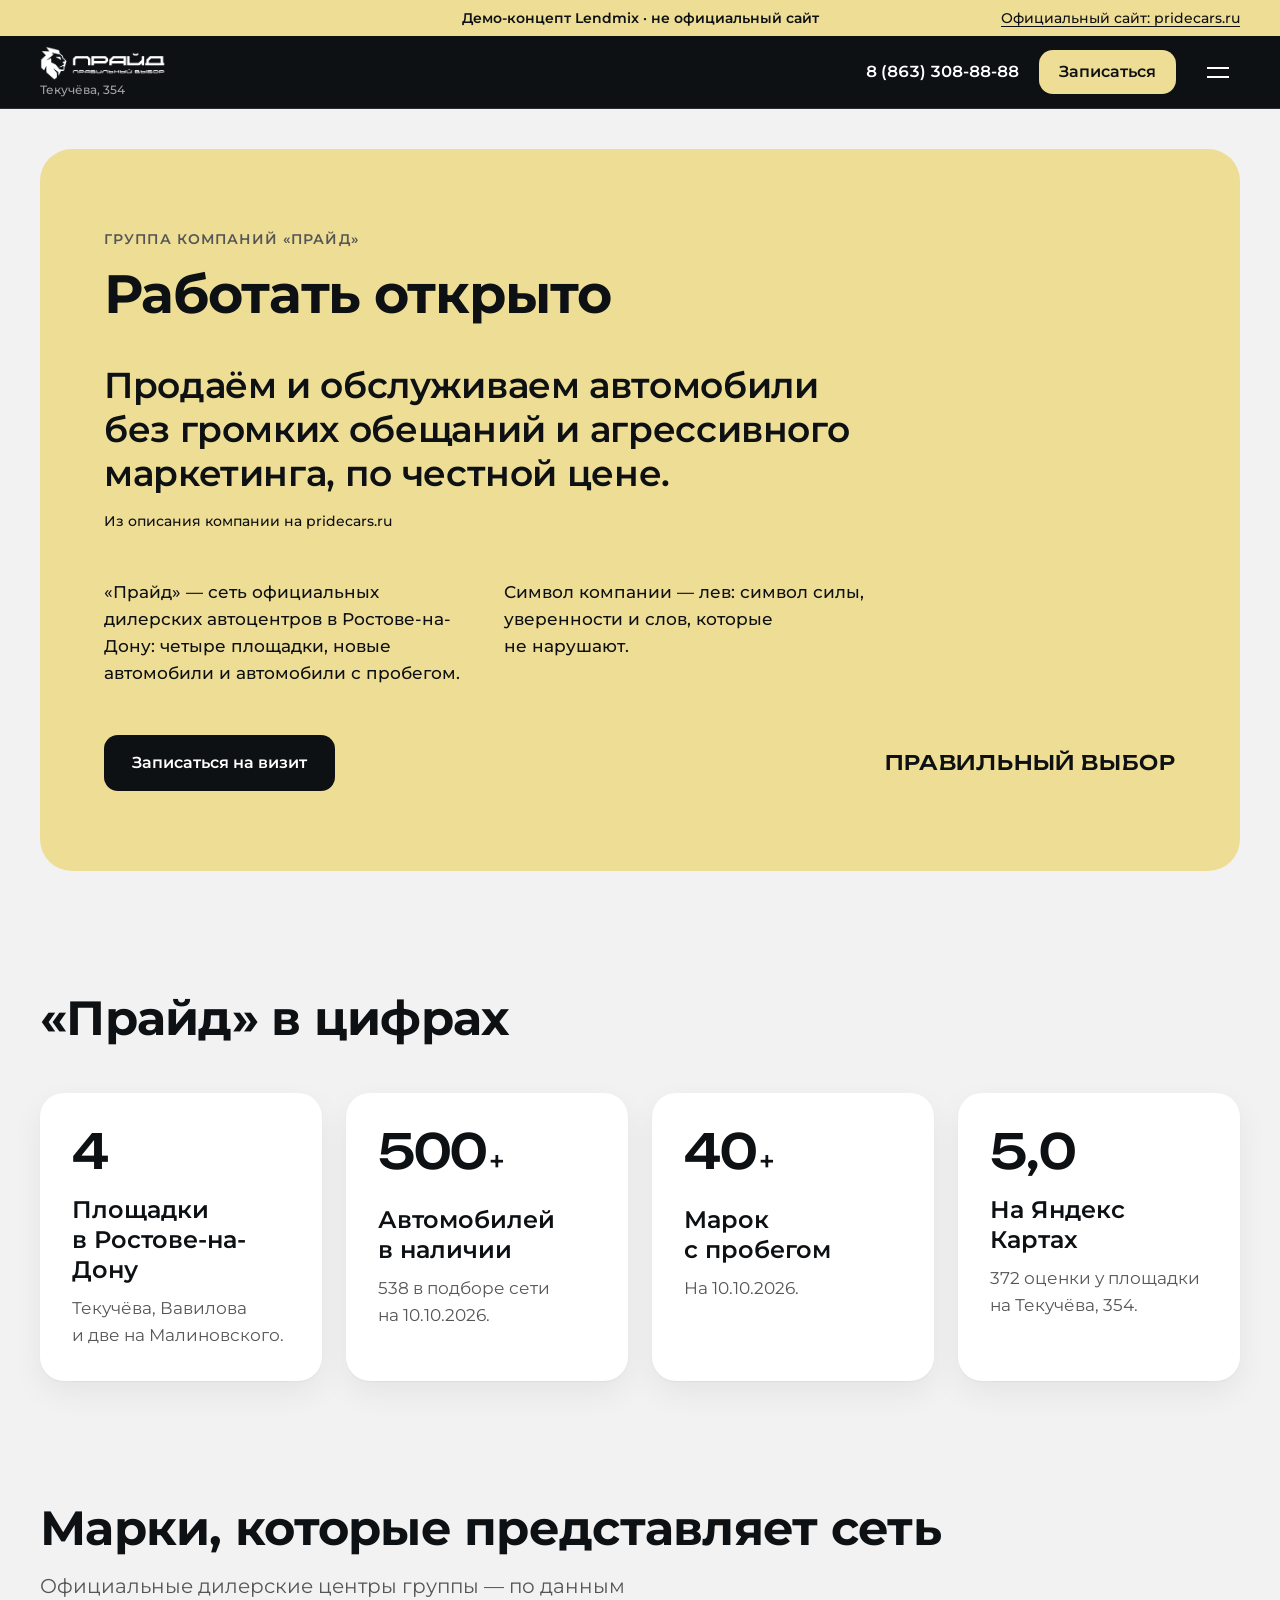
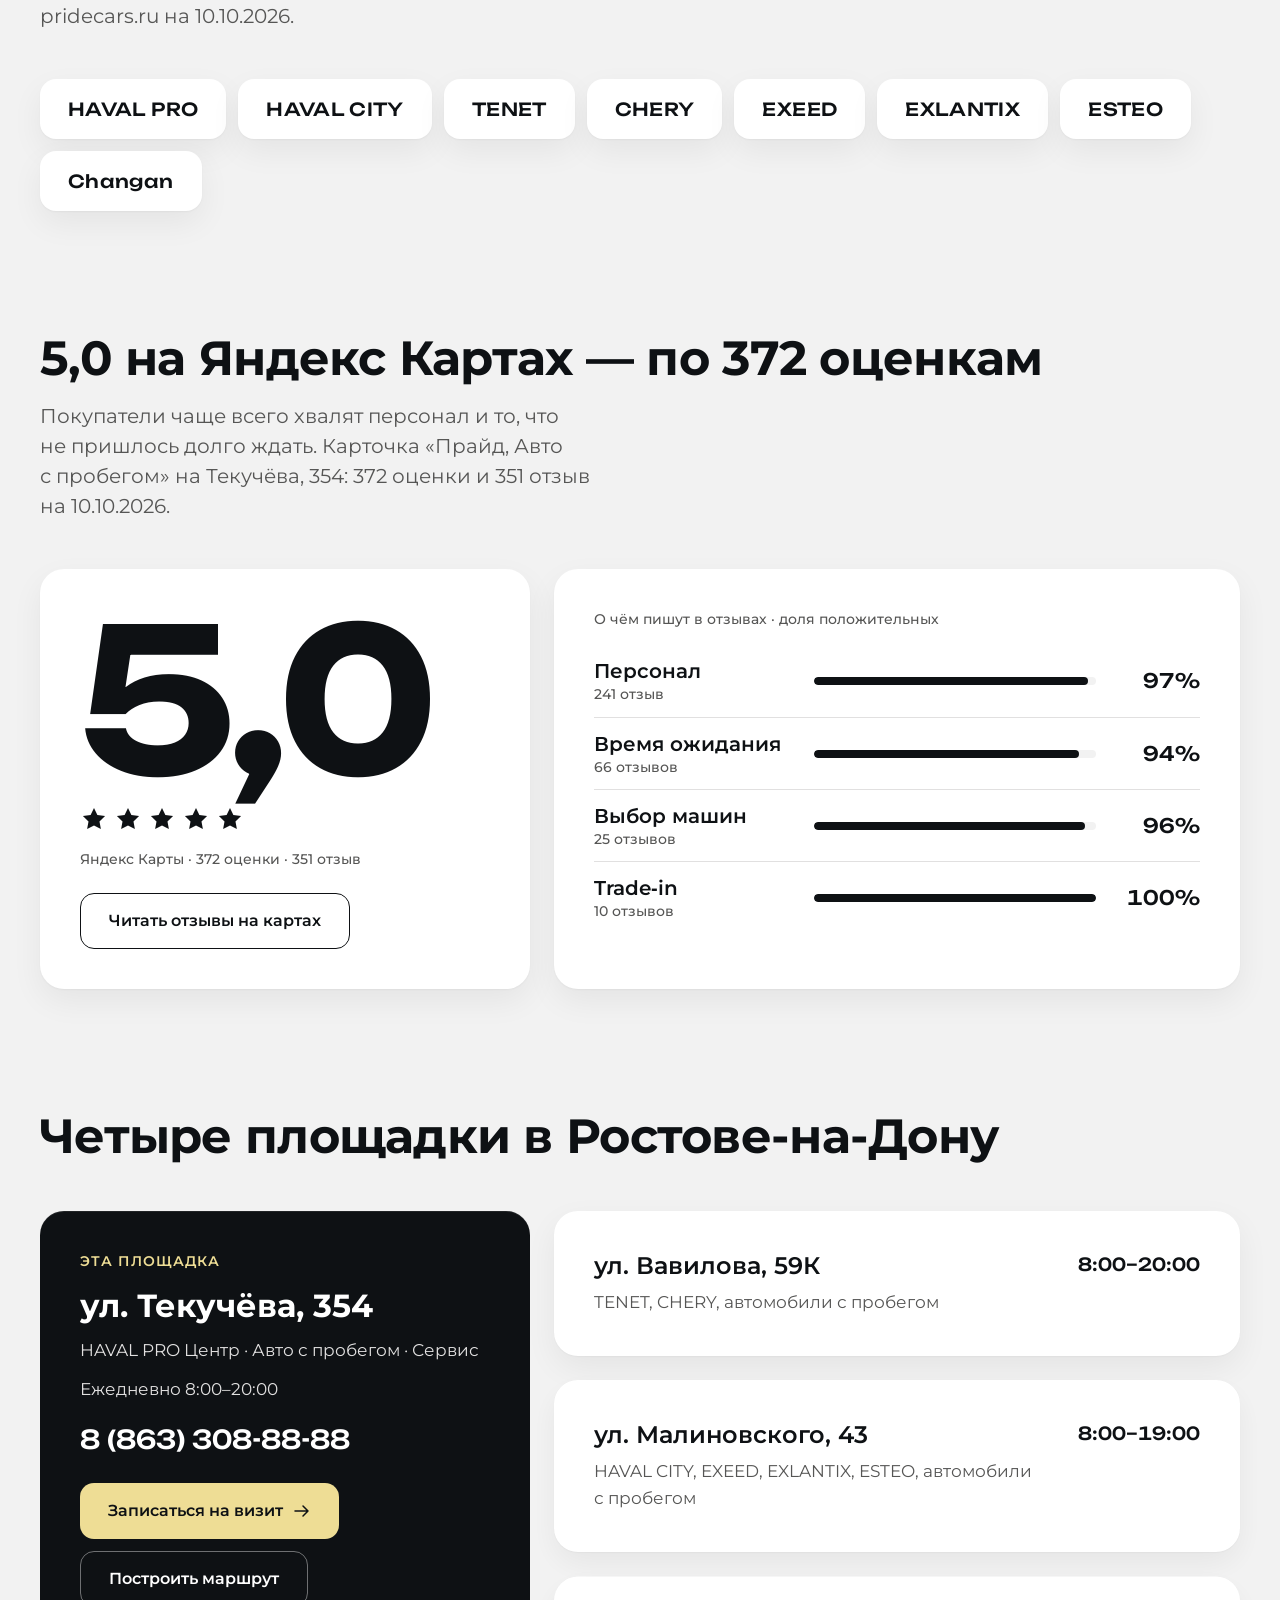
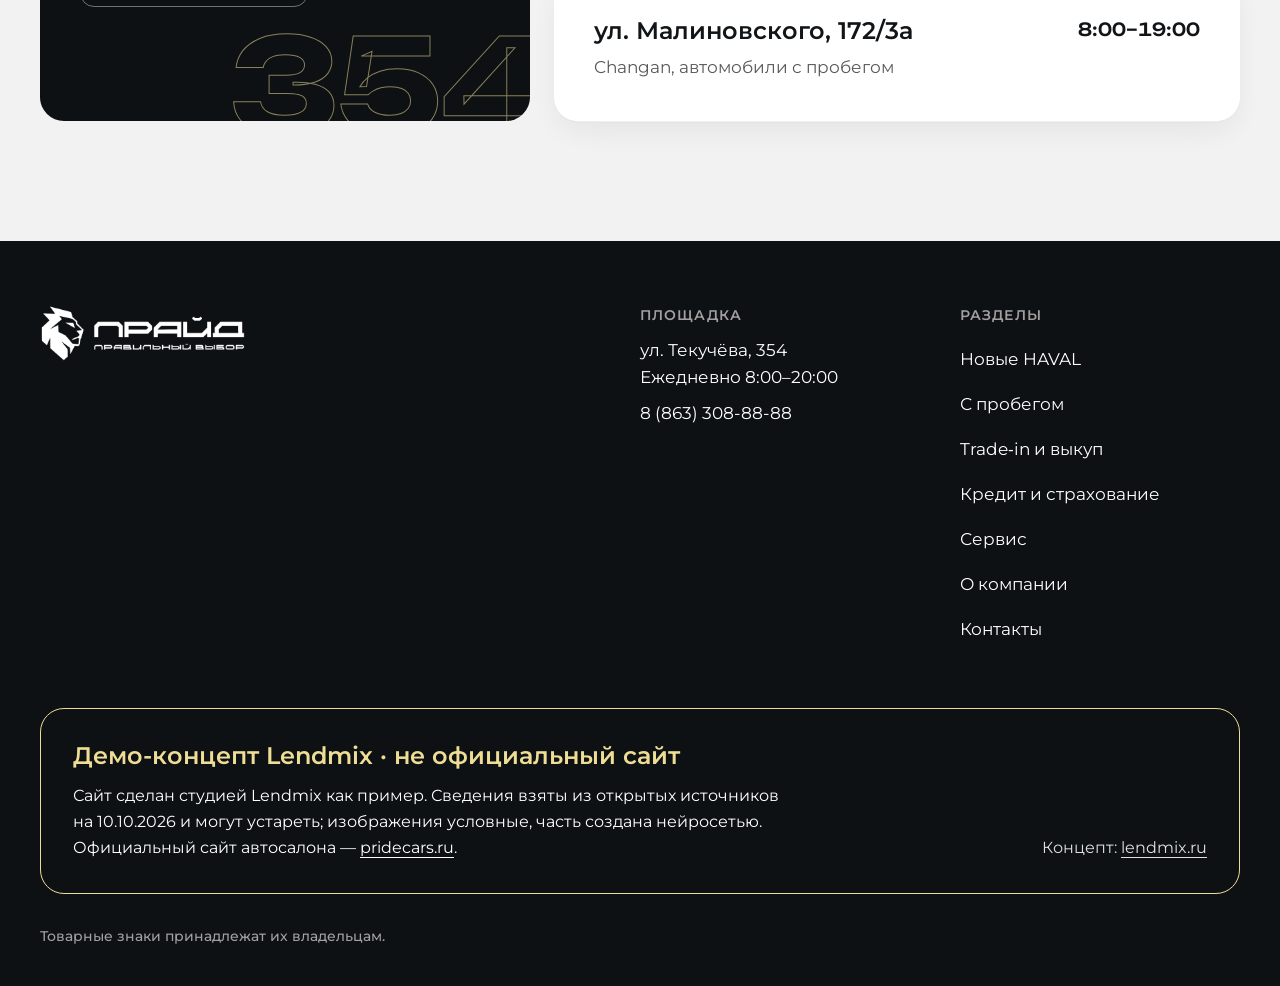
<file: o-kompanii.html>
<!doctype html>
<html lang="ru">
<head>
  <meta charset="utf-8">
  <meta name="viewport" content="width=device-width, initial-scale=1">
  <meta name="robots" content="noindex, nofollow">
  <title>О&nbsp;компании&nbsp;— Прайд, Ростов-на-Дону&nbsp;— демо-концепт Lendmix</title>
  <meta name="description" content="Демо-концепт Lendmix, не официальный сайт. Группа компаний «Прайд» — сеть официальных дилерских автоцентров в Ростове-на-Дону.">
  <meta name="theme-color" content="#0e1114">
  <link rel="icon" href="data:image/svg+xml,%3Csvg xmlns='http://www.w3.org/2000/svg' viewBox='0 0 64 64'%3E%3Crect width='64' height='64' rx='14' fill='%230e1114'/%3E%3Cpath d='M18 46V18h28v28h-7V25H25v21z' fill='%23eedd95'/%3E%3C/svg%3E">
  <script>(function(d){d.classList.add('js');if(!matchMedia('(prefers-reduced-motion: reduce)').matches){d.classList.add('anim');setTimeout(function(){if(!window.__ready)d.classList.remove('anim')},3000)}})(document.documentElement)</script>
  <script type="module" crossorigin src="./assets/o-kompanii-C6BqDi6G.js"></script>
  <link rel="modulepreload" crossorigin href="./assets/main-DoUJgjTM.js">
  <link rel="stylesheet" crossorigin href="./assets/main-DA9y4Jwf.css">
</head>
<body>
  <a class="skip" href="#main">К&nbsp;содержимому</a>
  <div class="top" id="topbar">
    <div class="demo-ribbon">
      <span class="demo-ribbon__main">Демо-концепт Lendmix&nbsp;· не&nbsp;официальный сайт</span>
      <a class="demo-ribbon__link" href="https://pridecars.ru" target="_blank" rel="noopener nofollow">Официальный сайт: pridecars.ru</a>
    </div>
    <header class="header">
      <div class="container header__row">
        <a class="brand" href="./" aria-label="Прайд, Текучёва, 354 — на главную">
          <img class="brand__logo" src="./img/pride-logo.png" alt="Прайд — правильный выбор" width="1200" height="324">
          <span class="brand__sub">Текучёва, 354</span>
        </a>
        <nav class="nav" aria-label="Разделы сайта">
          <a href="novye-haval.html">Новые HAVAL</a>
          <a href="s-probegom.html">С&nbsp;пробегом</a>
          <a href="trade-in.html">Trade&#8209;in и&nbsp;выкуп</a>
          <a href="kredit.html">Кредит и&nbsp;страхование</a>
          <a href="servis.html">Сервис</a>
          <a href="o-kompanii.html" class="is-active" aria-current="page">О&nbsp;компании</a>
          <a href="kontakty.html">Контакты</a>
        </nav>
        <div class="header__side">
          <a class="header__phone" href="tel:+78633088888">8 (863) 308-88-88</a>
          <button class="btn btn--gold btn--sm" type="button" data-form="Визит в салон" data-title="Записаться на визит"><span class="btn__long">Записаться</span><span class="btn__short">Записаться</span></button>
          <button class="burger" type="button" aria-label="Открыть меню" aria-expanded="false" aria-controls="mmenu"><span></span><span></span></button>
        </div>
      </div>
    </header>
  </div>
  <div class="mmenu" id="mmenu" hidden>
    <nav aria-label="Разделы сайта">
      <a href="./">Главная</a>
      <a href="novye-haval.html">Новые HAVAL</a>
      <a href="s-probegom.html">С&nbsp;пробегом</a>
      <a href="trade-in.html">Trade&#8209;in и&nbsp;выкуп</a>
      <a href="kredit.html">Кредит и&nbsp;страхование</a>
      <a href="servis.html">Сервис</a>
      <a href="o-kompanii.html">О&nbsp;компании</a>
      <a href="kontakty.html">Контакты</a>
    </nav>
    <div class="mmenu__foot">
      <a class="mmenu__phone" href="tel:+78633088888">8 (863) 308-88-88</a>
      <button class="btn btn--gold btn--wide" type="button" data-form="Визит в салон" data-title="Записаться на визит">Записаться на&nbsp;визит</button>
    </div>
  </div>
  <main id="main">
    <section class="section section--first container">
      <div class="panel panel--gold about">
        <p class="eyebrow">Группа компаний «Прайд»</p>
        <h1>Работать открыто</h1>
        <blockquote class="quote" data-words>Продаём и&nbsp;обслуживаем автомобили без&nbsp;громких обещаний и&nbsp;агрессивного маркетинга, по&nbsp;честной цене.</blockquote>
        <p class="note note--ink">Из&nbsp;описания компании на&nbsp;pridecars.ru</p>
        <div class="about__cols">
          <p>«Прайд»&nbsp;— сеть официальных дилерских автоцентров в&nbsp;Ростове-на-Дону: четыре площадки, новые автомобили и&nbsp;автомобили с&nbsp;пробегом.</p>
          <p>Символ компании&nbsp;— лев: символ силы, уверенности и&nbsp;слов, которые не&nbsp;нарушают.</p>
        </div>
        <div class="about__foot"><button class="btn btn--dark" type="button" data-form="Визит в салон" data-title="Записаться на визит">Записаться на&nbsp;визит</button><p class="about__slogan">Правильный выбор</p></div>
      </div>
    </section>

    
    <section class="section container">
      <div class="head"><h2>«Прайд» в&nbsp;цифрах</h2></div>
      <div class="benefits">
        <article class="benefit" data-rise><p class="benefit__big">4</p><h3>Площадки в&nbsp;Ростове-на-Дону</h3><p>Текучёва, Вавилова и&nbsp;две на&nbsp;Малиновского.</p></article>
        <article class="benefit" data-rise><p class="benefit__big">500<small>+</small></p><h3>Автомобилей в&nbsp;наличии</h3><p>538 в&nbsp;подборе сети на&nbsp;10.10.2026.</p></article>
        <article class="benefit" data-rise><p class="benefit__big">40<small>+</small></p><h3>Марок с&nbsp;пробегом</h3><p>На&nbsp;10.10.2026.</p></article>
        <article class="benefit" data-rise><p class="benefit__big">5,0</p><h3>На&nbsp;Яндекс Картах</h3><p>372&nbsp;оценки у&nbsp;площадки на&nbsp;Текучёва, 354.</p></article>
      </div>
      
    </section>

    <section class="section container">
      <div class="head"><h2>Марки, которые представляет сеть</h2><p class="lead">Официальные дилерские центры группы&nbsp;— по&nbsp;данным pridecars.ru на&nbsp;10.10.2026.</p></div>
      <ul class="brandline"><li>HAVAL PRO</li><li>HAVAL CITY</li><li>TENET</li><li>CHERY</li><li>EXEED</li><li>EXLANTIX</li><li>ESTEO</li><li>Changan</li></ul>
    </section>

    
    <section class="section container" id="otzyvy">
      <div class="head">
        <h2>5,0 на&nbsp;Яндекс Картах&nbsp;— по&nbsp;372&nbsp;оценкам</h2>
        <p class="lead">Покупатели чаще всего хвалят персонал и&nbsp;то, что не&nbsp;пришлось долго ждать. Карточка «Прайд, Авто с&nbsp;пробегом» на&nbsp;Текучёва, 354: 372&nbsp;оценки и&nbsp;351&nbsp;отзыв на&nbsp;10.10.2026.</p>
      </div>
      <div class="split split--57">
        <div class="card rating" data-rise>
          <p class="rating__num" data-rating>5,0</p>
          <div class="stars" aria-hidden="true"><svg viewBox="0 0 24 24"><path d="M12 2.6l2.9 6 6.6.9-4.8 4.6 1.2 6.5L12 17.5l-5.9 3.1 1.2-6.5L2.5 9.5l6.6-.9z"/></svg><svg viewBox="0 0 24 24"><path d="M12 2.6l2.9 6 6.6.9-4.8 4.6 1.2 6.5L12 17.5l-5.9 3.1 1.2-6.5L2.5 9.5l6.6-.9z"/></svg><svg viewBox="0 0 24 24"><path d="M12 2.6l2.9 6 6.6.9-4.8 4.6 1.2 6.5L12 17.5l-5.9 3.1 1.2-6.5L2.5 9.5l6.6-.9z"/></svg><svg viewBox="0 0 24 24"><path d="M12 2.6l2.9 6 6.6.9-4.8 4.6 1.2 6.5L12 17.5l-5.9 3.1 1.2-6.5L2.5 9.5l6.6-.9z"/></svg><svg viewBox="0 0 24 24"><path d="M12 2.6l2.9 6 6.6.9-4.8 4.6 1.2 6.5L12 17.5l-5.9 3.1 1.2-6.5L2.5 9.5l6.6-.9z"/></svg></div>
          <p class="note">Яндекс Карты&nbsp;· 372&nbsp;оценки&nbsp;· 351&nbsp;отзыв</p>
          <a class="btn btn--line" href="https://yandex.ru/maps/org/139409174230/reviews/" target="_blank" rel="noopener nofollow">Читать отзывы на&nbsp;картах</a>
        </div>
        <div class="card" data-rise>
          <p class="card__cap">О&nbsp;чём пишут в&nbsp;отзывах&nbsp;· доля положительных</p>
          <div class="bars" data-bars>
            <div class="bar" role="img" aria-label="Персонал — 97% положительных, 241 отзыв"><span class="bar__name">Персонал<small>241&nbsp;отзыв</small></span><span class="bar__track"><i style="--w:0.97"></i></span><span class="bar__val">97%</span></div>
            <div class="bar" role="img" aria-label="Время ожидания — 94% положительных, 66 отзывов"><span class="bar__name">Время ожидания<small>66&nbsp;отзывов</small></span><span class="bar__track"><i style="--w:0.94"></i></span><span class="bar__val">94%</span></div>
            <div class="bar" role="img" aria-label="Выбор машин — 96% положительных, 25 отзывов"><span class="bar__name">Выбор машин<small>25&nbsp;отзывов</small></span><span class="bar__track"><i style="--w:0.96"></i></span><span class="bar__val">96%</span></div>
            <div class="bar" role="img" aria-label="Trade-in — 100% положительных, 10 отзывов"><span class="bar__name">Trade&#8209;in<small>10&nbsp;отзывов</small></span><span class="bar__track"><i style="--w:1"></i></span><span class="bar__val">100%</span></div>
          </div>
        </div>
      </div>
    </section>

    <section class="section container"><div class="head"><h2>Четыре площадки в&nbsp;Ростове-на-Дону</h2></div>
      <div class="split split--57">
        <div class="card card--dark here" data-rise>
          <p class="eyebrow eyebrow--gold">Эта площадка</p>
          <h3>ул. Текучёва, 354</h3>
          <p>HAVAL PRO Центр&nbsp;· Авто с&nbsp;пробегом&nbsp;· Сервис</p>
          <p>Ежедневно 8:00–20:00</p>
          <a class="here__phone" href="tel:+78633088888">8 (863) 308-88-88</a>
          <div class="here__actions">
            <button class="btn btn--gold" type="button" data-form="Визит в салон" data-title="Записаться на визит">Записаться на&nbsp;визит<svg class="arrow" viewBox="0 0 18 18" aria-hidden="true"><path d="M2 9h13M10 4l5 5-5 5"/></svg></button>
            <a class="btn btn--line-dark" href="https://yandex.ru/maps/org/139409174230/" target="_blank" rel="noopener nofollow">Построить маршрут</a>
          </div>
          <svg class="outline-num here__num" viewBox="0 0 520 200" aria-hidden="true"><text x="0" y="168">354</text></svg>
        </div>
        <div class="addr">
          <div class="card addr__item" data-rise><h3>ул. Вавилова, 59К</h3><p>TENET, CHERY, автомобили с&nbsp;пробегом</p><p class="addr__hours">8:00–20:00</p></div>
          <div class="card addr__item" data-rise><h3>ул. Малиновского, 43</h3><p>HAVAL CITY, EXEED, EXLANTIX, ESTEO, автомобили с&nbsp;пробегом</p><p class="addr__hours">8:00–19:00</p></div>
          <div class="card addr__item" data-rise><h3>ул. Малиновского, 172/3а</h3><p>Changan, автомобили с&nbsp;пробегом</p><p class="addr__hours">8:00–19:00</p></div>
        </div>
      </div></section>
  </main>
  <footer class="footer">
    <div class="container">
      <div class="footer__row">
        <div><img class="footer__logo" src="./img/pride-logo.png" alt="Прайд — правильный выбор" width="1200" height="324" loading="lazy"></div>
        <div class="footer__col">
          <p class="footer__h">Площадка</p>
          <p>ул. Текучёва, 354<br>Ежедневно 8:00–20:00<br><a href="tel:+78633088888">8 (863) 308-88-88</a></p>
        </div>
        <nav class="footer__col" aria-label="Разделы в подвале">
          <p class="footer__h">Разделы</p>
          <a href="novye-haval.html">Новые HAVAL</a><a href="s-probegom.html">С&nbsp;пробегом</a><a href="trade-in.html">Trade&#8209;in и&nbsp;выкуп</a><a href="kredit.html">Кредит и&nbsp;страхование</a><a href="servis.html">Сервис</a><a href="o-kompanii.html">О&nbsp;компании</a><a href="kontakty.html">Контакты</a>
        </nav>
      </div>
      <div class="demo-card">
        <div>
          <h3>Демо-концепт Lendmix&nbsp;· не&nbsp;официальный сайт</h3>
          <p>Сайт сделан студией Lendmix как пример. Сведения взяты из&nbsp;открытых источников на&nbsp;10.10.2026 и&nbsp;могут устареть; изображения условные, часть создана нейросетью. Официальный сайт автосалона&nbsp;— <a href="https://pridecars.ru" target="_blank" rel="noopener nofollow">pridecars.ru</a>.</p>
        </div>
        <p class="demo-card__by">Концепт: <a href="https://lendmix.ru" target="_blank" rel="noopener">lendmix.ru</a></p>
      </div>
      <p class="footer__legal">Товарные знаки принадлежат их владельцам.</p>
    </div>
  </footer>

  <div class="modal" id="modal" hidden>
    <div class="modal__shade" data-close></div>
    <div class="modal__win" role="dialog" aria-modal="true" aria-labelledby="modal-title" data-lenis-prevent>
      <button class="modal__x" type="button" aria-label="Закрыть" data-close><svg viewBox="0 0 24 24" aria-hidden="true"><path d="M5 5l14 14M19 5L5 19"/></svg></button>
      <h2 class="modal__title" id="modal-title">Записаться на&nbsp;визит</h2>
      <div id="modal-form-slot"></div>
    </div>
  </div>

  <template id="form-tpl">
    <form class="form" novalidate>
      <fieldset class="form__group">
        <legend>Что вас интересует</legend>
        <div class="choice">
          <label><input type="radio" name="topic" value="Визит в салон" checked><span>Визит в&nbsp;салон</span></label>
          <label><input type="radio" name="topic" value="Новый HAVAL"><span>Новый HAVAL</span></label>
          <label><input type="radio" name="topic" value="Автомобиль с пробегом"><span>Автомобиль с&nbsp;пробегом</span></label>
          <label><input type="radio" name="topic" value="Trade-in или выкуп"><span>Trade&#8209;in или выкуп</span></label>
          <label><input type="radio" name="topic" value="Кредит"><span>Кредит</span></label>
          <label><input type="radio" name="topic" value="Тест-драйв"><span>Тест&#8209;драйв</span></label>
          <label><input type="radio" name="topic" value="Страхование"><span>Страхование</span></label>
          <label><input type="radio" name="topic" value="Автосервис"><span>Автосервис</span></label>
          <label><input type="radio" name="topic" value="Корпоративным клиентам"><span>Корпоративным клиентам</span></label>
        </div>
      </fieldset>
      <div class="field"><label>Имя<input type="text" name="name" autocomplete="given-name" required></label><p class="field__err" aria-live="polite"></p></div>
      <div class="field"><label>Телефон<input type="tel" name="phone" inputmode="tel" autocomplete="tel" placeholder="+7 (___) ___-__-__" required></label><p class="field__err" aria-live="polite"></p></div>
      <div class="field"><label>Комментарий<textarea name="comment" rows="3" placeholder="Необязательно: марка, бюджет, удобное время"></textarea></label></div>
      <button class="btn btn--gold btn--wide" type="submit">Отправить заявку</button>
      <p class="form__demo">Демо: данные никуда не&nbsp;отправляются и&nbsp;не сохраняются.</p>
    </form>
    <div class="done" hidden>
      <span class="done__ok" aria-hidden="true"><svg viewBox="0 0 24 24"><path d="M5 12.5l4.5 4.5L19 7.5"/></svg></span>
      <h3 tabindex="-1">Форма работает&nbsp;— заявка не&nbsp;отправлена</h3>
      <p>Это демо-концепт Lendmix. На&nbsp;рабочем сайте заявка в&nbsp;этот момент ушла бы в&nbsp;отдел продаж автосалона. Чтобы связаться с&nbsp;«Прайд», звоните: <a href="tel:+78633088888">8 (863) 308-88-88</a>.</p>
      <button class="btn btn--dark done__btn" type="button"></button>
    </div>
  </template>
</body>
</html>
</file>
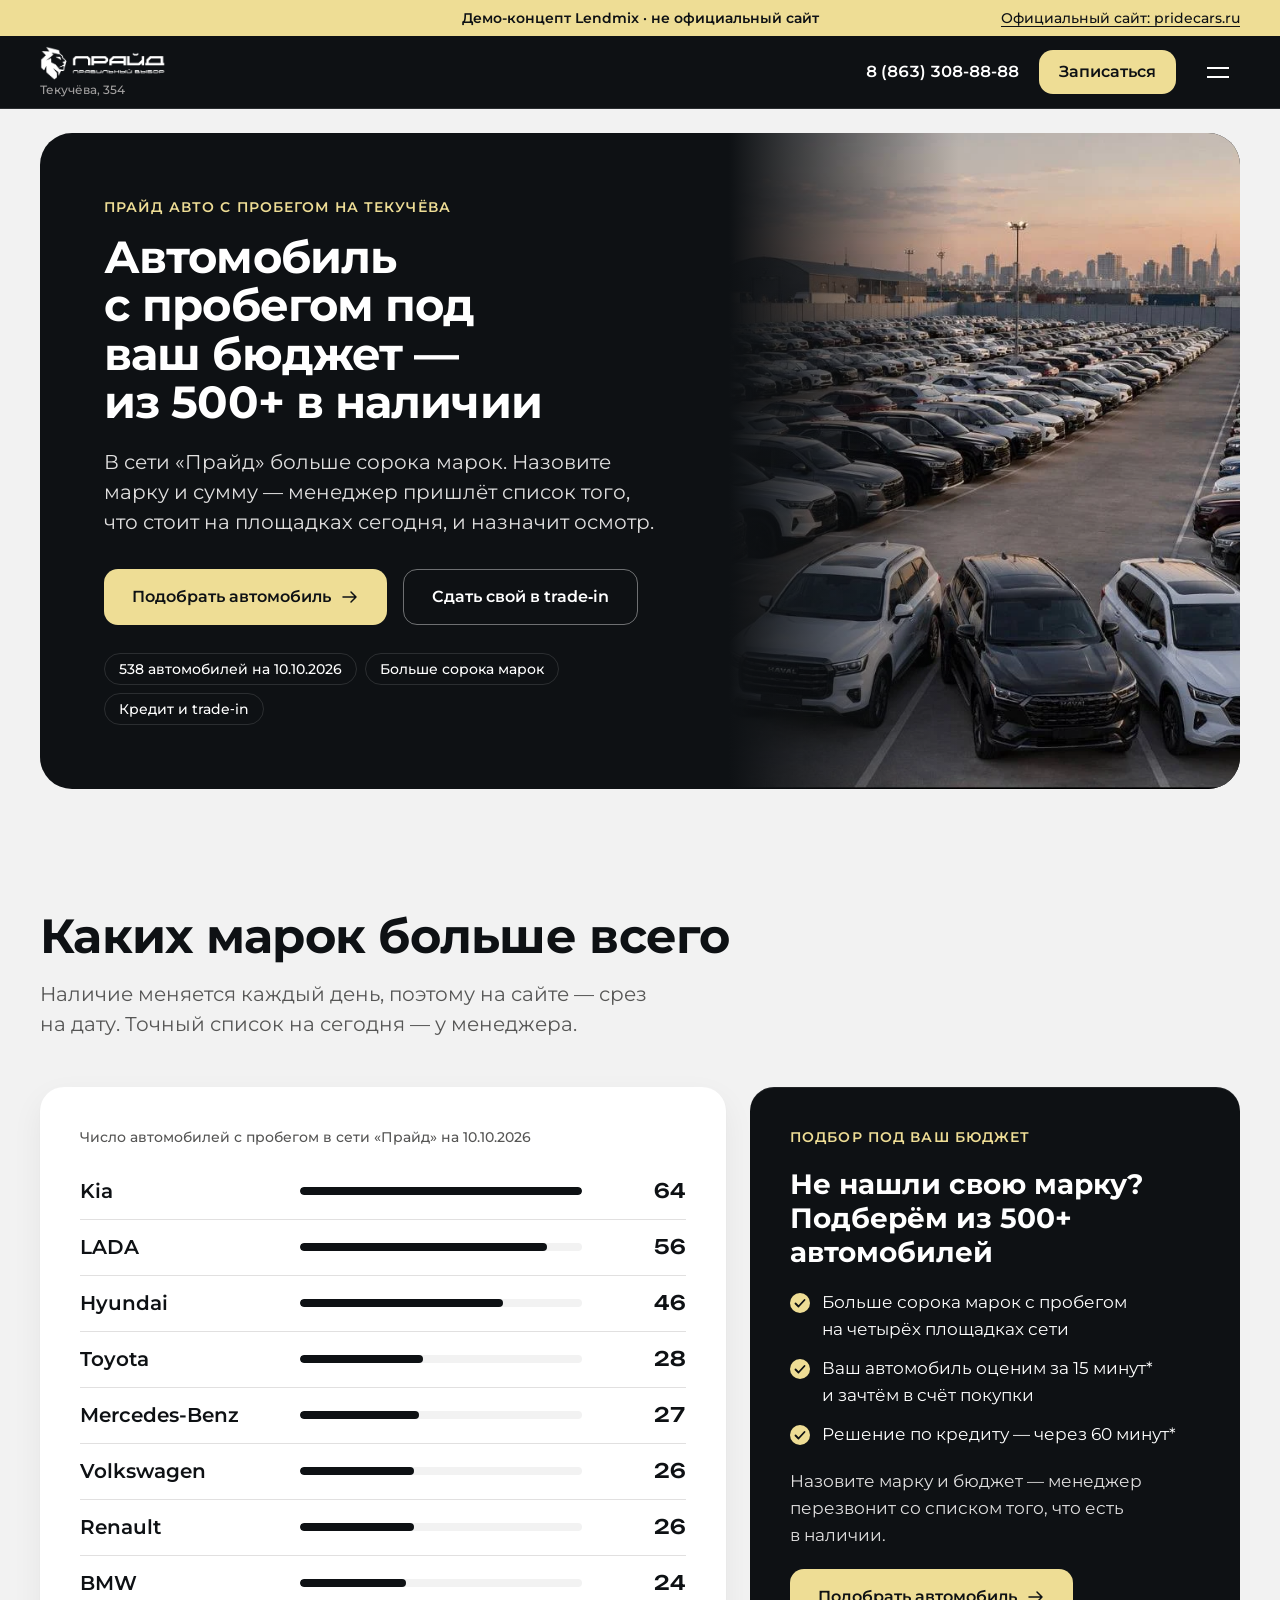
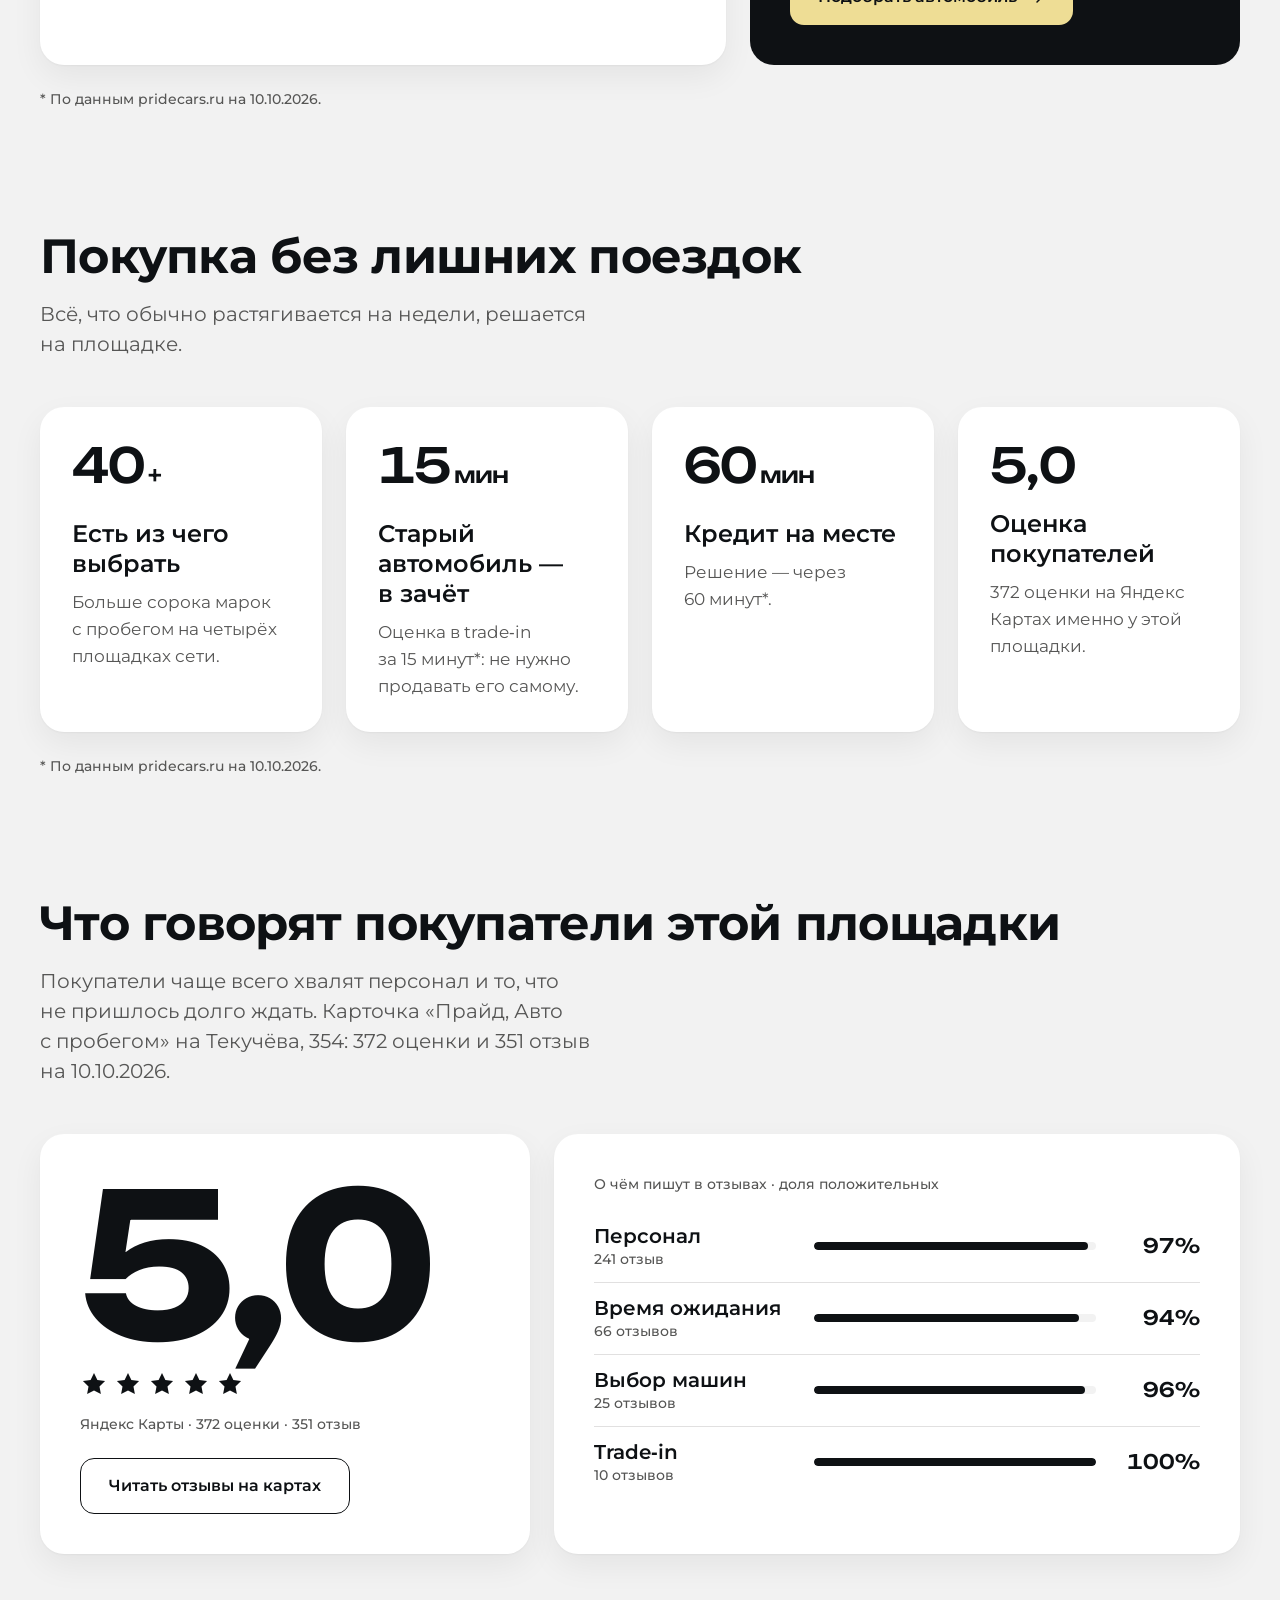
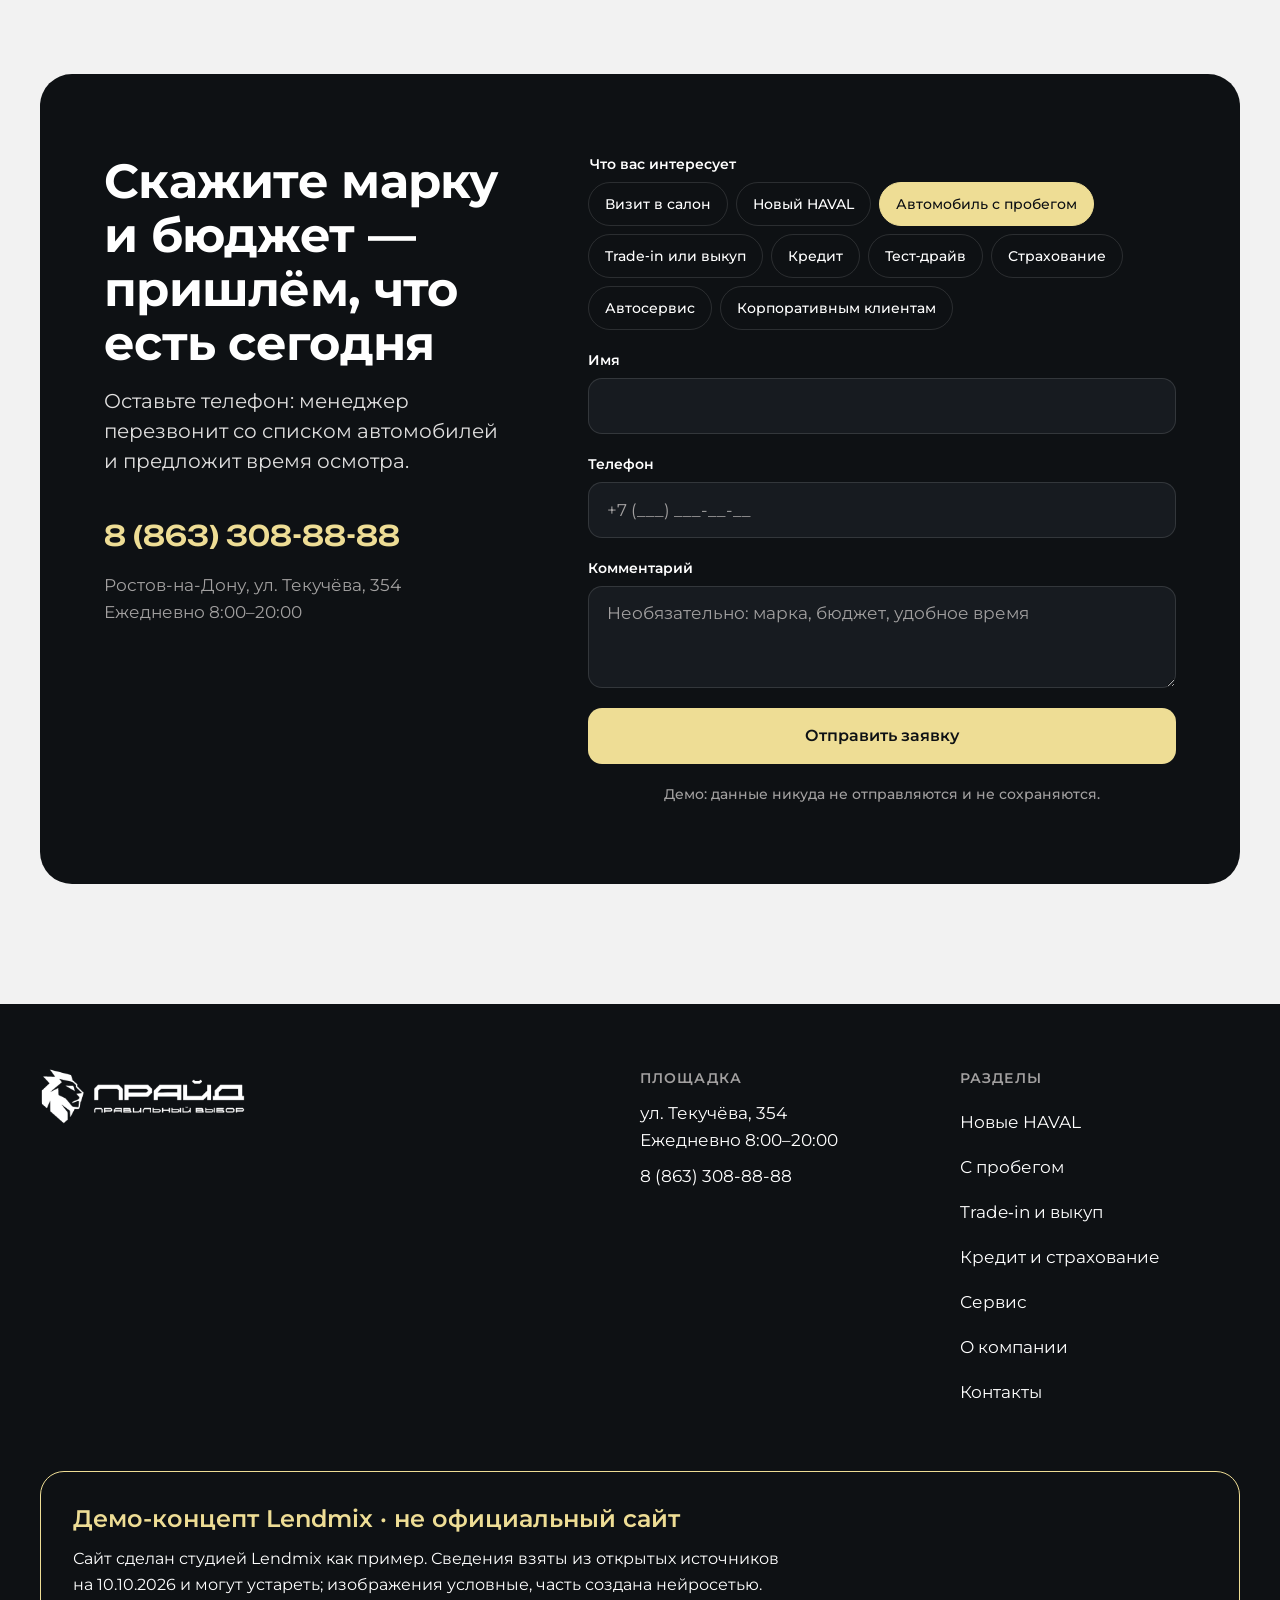
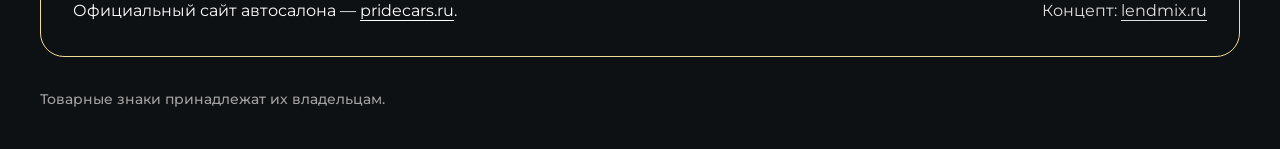
<file: s-probegom.html>
<!doctype html>
<html lang="ru">
<head>
  <meta charset="utf-8">
  <meta name="viewport" content="width=device-width, initial-scale=1">
  <meta name="robots" content="noindex, nofollow">
  <title>Автомобили с&nbsp;пробегом&nbsp;— Прайд, Текучёва, 354&nbsp;— демо-концепт Lendmix</title>
  <meta name="description" content="Демо-концепт Lendmix, не официальный сайт. Автомобили с пробегом в сети «Прайд»: больше 500 автомобилей и больше сорока марок.">
  <meta name="theme-color" content="#0e1114">
  <link rel="icon" href="data:image/svg+xml,%3Csvg xmlns='http://www.w3.org/2000/svg' viewBox='0 0 64 64'%3E%3Crect width='64' height='64' rx='14' fill='%230e1114'/%3E%3Cpath d='M18 46V18h28v28h-7V25H25v21z' fill='%23eedd95'/%3E%3C/svg%3E">
  <script>(function(d){d.classList.add('js');if(!matchMedia('(prefers-reduced-motion: reduce)').matches){d.classList.add('anim');setTimeout(function(){if(!window.__ready)d.classList.remove('anim')},3000)}})(document.documentElement)</script>
  <script type="module" crossorigin src="./assets/s-probegom-C6BqDi6G.js"></script>
  <link rel="modulepreload" crossorigin href="./assets/main-DoUJgjTM.js">
  <link rel="stylesheet" crossorigin href="./assets/main-DA9y4Jwf.css">
</head>
<body>
  <a class="skip" href="#main">К&nbsp;содержимому</a>
  <div class="top" id="topbar">
    <div class="demo-ribbon">
      <span class="demo-ribbon__main">Демо-концепт Lendmix&nbsp;· не&nbsp;официальный сайт</span>
      <a class="demo-ribbon__link" href="https://pridecars.ru" target="_blank" rel="noopener nofollow">Официальный сайт: pridecars.ru</a>
    </div>
    <header class="header">
      <div class="container header__row">
        <a class="brand" href="./" aria-label="Прайд, Текучёва, 354 — на главную">
          <img class="brand__logo" src="./img/pride-logo.png" alt="Прайд — правильный выбор" width="1200" height="324">
          <span class="brand__sub">Текучёва, 354</span>
        </a>
        <nav class="nav" aria-label="Разделы сайта">
          <a href="novye-haval.html">Новые HAVAL</a>
          <a href="s-probegom.html" class="is-active" aria-current="page">С&nbsp;пробегом</a>
          <a href="trade-in.html">Trade&#8209;in и&nbsp;выкуп</a>
          <a href="kredit.html">Кредит и&nbsp;страхование</a>
          <a href="servis.html">Сервис</a>
          <a href="o-kompanii.html">О&nbsp;компании</a>
          <a href="kontakty.html">Контакты</a>
        </nav>
        <div class="header__side">
          <a class="header__phone" href="tel:+78633088888">8 (863) 308-88-88</a>
          <button class="btn btn--gold btn--sm" type="button" data-form="Визит в салон" data-title="Записаться на визит"><span class="btn__long">Записаться</span><span class="btn__short">Записаться</span></button>
          <button class="burger" type="button" aria-label="Открыть меню" aria-expanded="false" aria-controls="mmenu"><span></span><span></span></button>
        </div>
      </div>
    </header>
  </div>
  <div class="mmenu" id="mmenu" hidden>
    <nav aria-label="Разделы сайта">
      <a href="./">Главная</a>
      <a href="novye-haval.html">Новые HAVAL</a>
      <a href="s-probegom.html">С&nbsp;пробегом</a>
      <a href="trade-in.html">Trade&#8209;in и&nbsp;выкуп</a>
      <a href="kredit.html">Кредит и&nbsp;страхование</a>
      <a href="servis.html">Сервис</a>
      <a href="o-kompanii.html">О&nbsp;компании</a>
      <a href="kontakty.html">Контакты</a>
    </nav>
    <div class="mmenu__foot">
      <a class="mmenu__phone" href="tel:+78633088888">8 (863) 308-88-88</a>
      <button class="btn btn--gold btn--wide" type="button" data-form="Визит в салон" data-title="Записаться на визит">Записаться на&nbsp;визит</button>
    </div>
  </div>
  <main id="main">
    
    <section class="phero container">
      <div class="phero__panel">
        <div class="phero__text">
          <p class="eyebrow eyebrow--gold">Прайд Авто с&nbsp;пробегом на&nbsp;Текучёва</p>
          <h1>Автомобиль с&nbsp;пробегом под ваш бюджет&nbsp;— из&nbsp;500+ в&nbsp;наличии</h1>
          <p class="lead">В&nbsp;сети «Прайд» больше сорока марок. Назовите марку и&nbsp;сумму&nbsp;— менеджер пришлёт список того, что стоит на&nbsp;площадках сегодня, и&nbsp;назначит осмотр.</p>
          <div class="hero__actions"><button class="btn btn--gold" type="button" data-form="Автомобиль с пробегом" data-title="Подобрать автомобиль">Подобрать автомобиль<svg class="arrow" viewBox="0 0 18 18" aria-hidden="true"><path d="M2 9h13M10 4l5 5-5 5"/></svg></button><a class="btn btn--line-dark" href="trade-in.html">Сдать свой в&nbsp;trade&#8209;in</a></div>
          <ul class="chips chips--dark"><li>538&nbsp;автомобилей на&nbsp;10.10.2026</li><li>Больше сорока марок</li><li>Кредит и&nbsp;trade&#8209;in</li></ul>
        </div>
        <div class="phero__art" aria-hidden="true"><img src="./img/parking.webp" alt="" loading="eager" decoding="async"></div>
      </div>
    </section>

    <section class="section container">
      <div class="head">
        <h2>Каких марок больше всего</h2>
        <p class="lead">Наличие меняется каждый день, поэтому на&nbsp;сайте&nbsp;— срез на&nbsp;дату. Точный список на&nbsp;сегодня&nbsp;— у&nbsp;менеджера.</p>
      </div>
      <div class="split split--75">
        <div class="card" data-rise>
          <p class="card__cap">Число автомобилей с&nbsp;пробегом в&nbsp;сети «Прайд» на&nbsp;10.10.2026</p>
          <div class="bars" data-bars>
            <div class="bar" role="img" aria-label="Kia — 64 автомобилей на 10.10.2026"><span class="bar__name">Kia</span><span class="bar__track"><i style="--w:1"></i></span><span class="bar__val">64</span></div>
            <div class="bar" role="img" aria-label="LADA — 56 автомобилей на 10.10.2026"><span class="bar__name">LADA</span><span class="bar__track"><i style="--w:0.875"></i></span><span class="bar__val">56</span></div>
            <div class="bar" role="img" aria-label="Hyundai — 46 автомобилей на 10.10.2026"><span class="bar__name">Hyundai</span><span class="bar__track"><i style="--w:0.719"></i></span><span class="bar__val">46</span></div>
            <div class="bar" role="img" aria-label="Toyota — 28 автомобилей на 10.10.2026"><span class="bar__name">Toyota</span><span class="bar__track"><i style="--w:0.4375"></i></span><span class="bar__val">28</span></div>
            <div class="bar" role="img" aria-label="Mercedes-Benz — 27 автомобилей на 10.10.2026"><span class="bar__name">Mercedes-Benz</span><span class="bar__track"><i style="--w:0.422"></i></span><span class="bar__val">27</span></div>
            <div class="bar" role="img" aria-label="Volkswagen — 26 автомобилей на 10.10.2026"><span class="bar__name">Volkswagen</span><span class="bar__track"><i style="--w:0.406"></i></span><span class="bar__val">26</span></div>
            <div class="bar" role="img" aria-label="Renault — 26 автомобилей на 10.10.2026"><span class="bar__name">Renault</span><span class="bar__track"><i style="--w:0.406"></i></span><span class="bar__val">26</span></div>
            <div class="bar" role="img" aria-label="BMW — 24 автомобилей на 10.10.2026"><span class="bar__name">BMW</span><span class="bar__track"><i style="--w:0.375"></i></span><span class="bar__val">24</span></div>
          </div>
        </div>
        
        <div class="card card--dark pick" data-rise>
          <p class="eyebrow eyebrow--gold">Подбор под ваш бюджет</p>
          <h3>Не&nbsp;нашли свою марку? Подберём из&nbsp;500+ автомобилей</h3>
          <ul class="ticks">
            <li>Больше сорока марок с&nbsp;пробегом на&nbsp;четырёх площадках сети</li>
            <li>Ваш автомобиль оценим за&nbsp;15&nbsp;минут* и&nbsp;зачтём в&nbsp;счёт покупки</li>
            <li>Решение по&nbsp;кредиту&nbsp;— через 60&nbsp;минут*</li>
          </ul>
          <p class="pick__ask">Назовите марку и&nbsp;бюджет&nbsp;— менеджер перезвонит со списком того, что есть в&nbsp;наличии.</p>
          <button class="btn btn--gold" type="button" data-form="Автомобиль с пробегом" data-title="Подобрать автомобиль">Подобрать автомобиль<svg class="arrow" viewBox="0 0 18 18" aria-hidden="true"><path d="M2 9h13M10 4l5 5-5 5"/></svg></button>
        </div>
      </div>
      <p class="note note--foot">* По&nbsp;данным pridecars.ru на&nbsp;10.10.2026.</p>
    </section>

    
    <section class="section container">
      <div class="head"><h2>Покупка без&nbsp;лишних поездок</h2><p class="lead">Всё, что обычно растягивается на&nbsp;недели, решается на&nbsp;площадке.</p></div>
      <div class="benefits">
        <article class="benefit" data-rise><p class="benefit__big">40<small>+</small></p><h3>Есть из&nbsp;чего выбрать</h3><p>Больше сорока марок с&nbsp;пробегом на&nbsp;четырёх площадках сети.</p></article>
        <article class="benefit" data-rise><p class="benefit__big">15<small>мин</small></p><h3>Старый автомобиль&nbsp;— в&nbsp;зачёт</h3><p>Оценка в&nbsp;trade&#8209;in за&nbsp;15&nbsp;минут*: не&nbsp;нужно продавать его самому.</p></article>
        <article class="benefit" data-rise><p class="benefit__big">60<small>мин</small></p><h3>Кредит на&nbsp;месте</h3><p>Решение&nbsp;— через 60&nbsp;минут*.</p></article>
        <article class="benefit" data-rise><p class="benefit__big">5,0</p><h3>Оценка покупателей</h3><p>372&nbsp;оценки на&nbsp;Яндекс Картах именно у&nbsp;этой площадки.</p></article>
      </div>
      <p class="note note--foot">* По&nbsp;данным pridecars.ru на&nbsp;10.10.2026.</p>
    </section>

    
    <section class="section container" id="otzyvy">
      <div class="head">
        <h2>Что говорят покупатели этой площадки</h2>
        <p class="lead">Покупатели чаще всего хвалят персонал и&nbsp;то, что не&nbsp;пришлось долго ждать. Карточка «Прайд, Авто с&nbsp;пробегом» на&nbsp;Текучёва, 354: 372&nbsp;оценки и&nbsp;351&nbsp;отзыв на&nbsp;10.10.2026.</p>
      </div>
      <div class="split split--57">
        <div class="card rating" data-rise>
          <p class="rating__num" data-rating>5,0</p>
          <div class="stars" aria-hidden="true"><svg viewBox="0 0 24 24"><path d="M12 2.6l2.9 6 6.6.9-4.8 4.6 1.2 6.5L12 17.5l-5.9 3.1 1.2-6.5L2.5 9.5l6.6-.9z"/></svg><svg viewBox="0 0 24 24"><path d="M12 2.6l2.9 6 6.6.9-4.8 4.6 1.2 6.5L12 17.5l-5.9 3.1 1.2-6.5L2.5 9.5l6.6-.9z"/></svg><svg viewBox="0 0 24 24"><path d="M12 2.6l2.9 6 6.6.9-4.8 4.6 1.2 6.5L12 17.5l-5.9 3.1 1.2-6.5L2.5 9.5l6.6-.9z"/></svg><svg viewBox="0 0 24 24"><path d="M12 2.6l2.9 6 6.6.9-4.8 4.6 1.2 6.5L12 17.5l-5.9 3.1 1.2-6.5L2.5 9.5l6.6-.9z"/></svg><svg viewBox="0 0 24 24"><path d="M12 2.6l2.9 6 6.6.9-4.8 4.6 1.2 6.5L12 17.5l-5.9 3.1 1.2-6.5L2.5 9.5l6.6-.9z"/></svg></div>
          <p class="note">Яндекс Карты&nbsp;· 372&nbsp;оценки&nbsp;· 351&nbsp;отзыв</p>
          <a class="btn btn--line" href="https://yandex.ru/maps/org/139409174230/reviews/" target="_blank" rel="noopener nofollow">Читать отзывы на&nbsp;картах</a>
        </div>
        <div class="card" data-rise>
          <p class="card__cap">О&nbsp;чём пишут в&nbsp;отзывах&nbsp;· доля положительных</p>
          <div class="bars" data-bars>
            <div class="bar" role="img" aria-label="Персонал — 97% положительных, 241 отзыв"><span class="bar__name">Персонал<small>241&nbsp;отзыв</small></span><span class="bar__track"><i style="--w:0.97"></i></span><span class="bar__val">97%</span></div>
            <div class="bar" role="img" aria-label="Время ожидания — 94% положительных, 66 отзывов"><span class="bar__name">Время ожидания<small>66&nbsp;отзывов</small></span><span class="bar__track"><i style="--w:0.94"></i></span><span class="bar__val">94%</span></div>
            <div class="bar" role="img" aria-label="Выбор машин — 96% положительных, 25 отзывов"><span class="bar__name">Выбор машин<small>25&nbsp;отзывов</small></span><span class="bar__track"><i style="--w:0.96"></i></span><span class="bar__val">96%</span></div>
            <div class="bar" role="img" aria-label="Trade-in — 100% положительных, 10 отзывов"><span class="bar__name">Trade&#8209;in<small>10&nbsp;отзывов</small></span><span class="bar__track"><i style="--w:1"></i></span><span class="bar__val">100%</span></div>
          </div>
        </div>
      </div>
    </section>

    
    <section class="section container" id="zayavka">
      <div class="panel panel--dark request">
        <div class="request__text">
          <h2>Скажите марку и&nbsp;бюджет&nbsp;— пришлём, что есть сегодня</h2>
          <p class="lead">Оставьте телефон: менеджер перезвонит со списком автомобилей и&nbsp;предложит время осмотра.</p>
          <a class="request__phone" href="tel:+78633088888">8 (863) 308-88-88</a>
          <p class="request__meta">Ростов-на-Дону, ул. Текучёва, 354<br>Ежедневно 8:00–20:00</p>
        </div>
        <div class="request__form" id="inline-form-slot" data-topic="Автомобиль с пробегом"></div>
      </div>
    </section>
  </main>
  <footer class="footer">
    <div class="container">
      <div class="footer__row">
        <div><img class="footer__logo" src="./img/pride-logo.png" alt="Прайд — правильный выбор" width="1200" height="324" loading="lazy"></div>
        <div class="footer__col">
          <p class="footer__h">Площадка</p>
          <p>ул. Текучёва, 354<br>Ежедневно 8:00–20:00<br><a href="tel:+78633088888">8 (863) 308-88-88</a></p>
        </div>
        <nav class="footer__col" aria-label="Разделы в подвале">
          <p class="footer__h">Разделы</p>
          <a href="novye-haval.html">Новые HAVAL</a><a href="s-probegom.html">С&nbsp;пробегом</a><a href="trade-in.html">Trade&#8209;in и&nbsp;выкуп</a><a href="kredit.html">Кредит и&nbsp;страхование</a><a href="servis.html">Сервис</a><a href="o-kompanii.html">О&nbsp;компании</a><a href="kontakty.html">Контакты</a>
        </nav>
      </div>
      <div class="demo-card">
        <div>
          <h3>Демо-концепт Lendmix&nbsp;· не&nbsp;официальный сайт</h3>
          <p>Сайт сделан студией Lendmix как пример. Сведения взяты из&nbsp;открытых источников на&nbsp;10.10.2026 и&nbsp;могут устареть; изображения условные, часть создана нейросетью. Официальный сайт автосалона&nbsp;— <a href="https://pridecars.ru" target="_blank" rel="noopener nofollow">pridecars.ru</a>.</p>
        </div>
        <p class="demo-card__by">Концепт: <a href="https://lendmix.ru" target="_blank" rel="noopener">lendmix.ru</a></p>
      </div>
      <p class="footer__legal">Товарные знаки принадлежат их владельцам.</p>
    </div>
  </footer>

  <div class="modal" id="modal" hidden>
    <div class="modal__shade" data-close></div>
    <div class="modal__win" role="dialog" aria-modal="true" aria-labelledby="modal-title" data-lenis-prevent>
      <button class="modal__x" type="button" aria-label="Закрыть" data-close><svg viewBox="0 0 24 24" aria-hidden="true"><path d="M5 5l14 14M19 5L5 19"/></svg></button>
      <h2 class="modal__title" id="modal-title">Записаться на&nbsp;визит</h2>
      <div id="modal-form-slot"></div>
    </div>
  </div>

  <template id="form-tpl">
    <form class="form" novalidate>
      <fieldset class="form__group">
        <legend>Что вас интересует</legend>
        <div class="choice">
          <label><input type="radio" name="topic" value="Визит в салон" checked><span>Визит в&nbsp;салон</span></label>
          <label><input type="radio" name="topic" value="Новый HAVAL"><span>Новый HAVAL</span></label>
          <label><input type="radio" name="topic" value="Автомобиль с пробегом"><span>Автомобиль с&nbsp;пробегом</span></label>
          <label><input type="radio" name="topic" value="Trade-in или выкуп"><span>Trade&#8209;in или выкуп</span></label>
          <label><input type="radio" name="topic" value="Кредит"><span>Кредит</span></label>
          <label><input type="radio" name="topic" value="Тест-драйв"><span>Тест&#8209;драйв</span></label>
          <label><input type="radio" name="topic" value="Страхование"><span>Страхование</span></label>
          <label><input type="radio" name="topic" value="Автосервис"><span>Автосервис</span></label>
          <label><input type="radio" name="topic" value="Корпоративным клиентам"><span>Корпоративным клиентам</span></label>
        </div>
      </fieldset>
      <div class="field"><label>Имя<input type="text" name="name" autocomplete="given-name" required></label><p class="field__err" aria-live="polite"></p></div>
      <div class="field"><label>Телефон<input type="tel" name="phone" inputmode="tel" autocomplete="tel" placeholder="+7 (___) ___-__-__" required></label><p class="field__err" aria-live="polite"></p></div>
      <div class="field"><label>Комментарий<textarea name="comment" rows="3" placeholder="Необязательно: марка, бюджет, удобное время"></textarea></label></div>
      <button class="btn btn--gold btn--wide" type="submit">Отправить заявку</button>
      <p class="form__demo">Демо: данные никуда не&nbsp;отправляются и&nbsp;не сохраняются.</p>
    </form>
    <div class="done" hidden>
      <span class="done__ok" aria-hidden="true"><svg viewBox="0 0 24 24"><path d="M5 12.5l4.5 4.5L19 7.5"/></svg></span>
      <h3 tabindex="-1">Форма работает&nbsp;— заявка не&nbsp;отправлена</h3>
      <p>Это демо-концепт Lendmix. На&nbsp;рабочем сайте заявка в&nbsp;этот момент ушла бы в&nbsp;отдел продаж автосалона. Чтобы связаться с&nbsp;«Прайд», звоните: <a href="tel:+78633088888">8 (863) 308-88-88</a>.</p>
      <button class="btn btn--dark done__btn" type="button"></button>
    </div>
  </template>
</body>
</html>
</file>
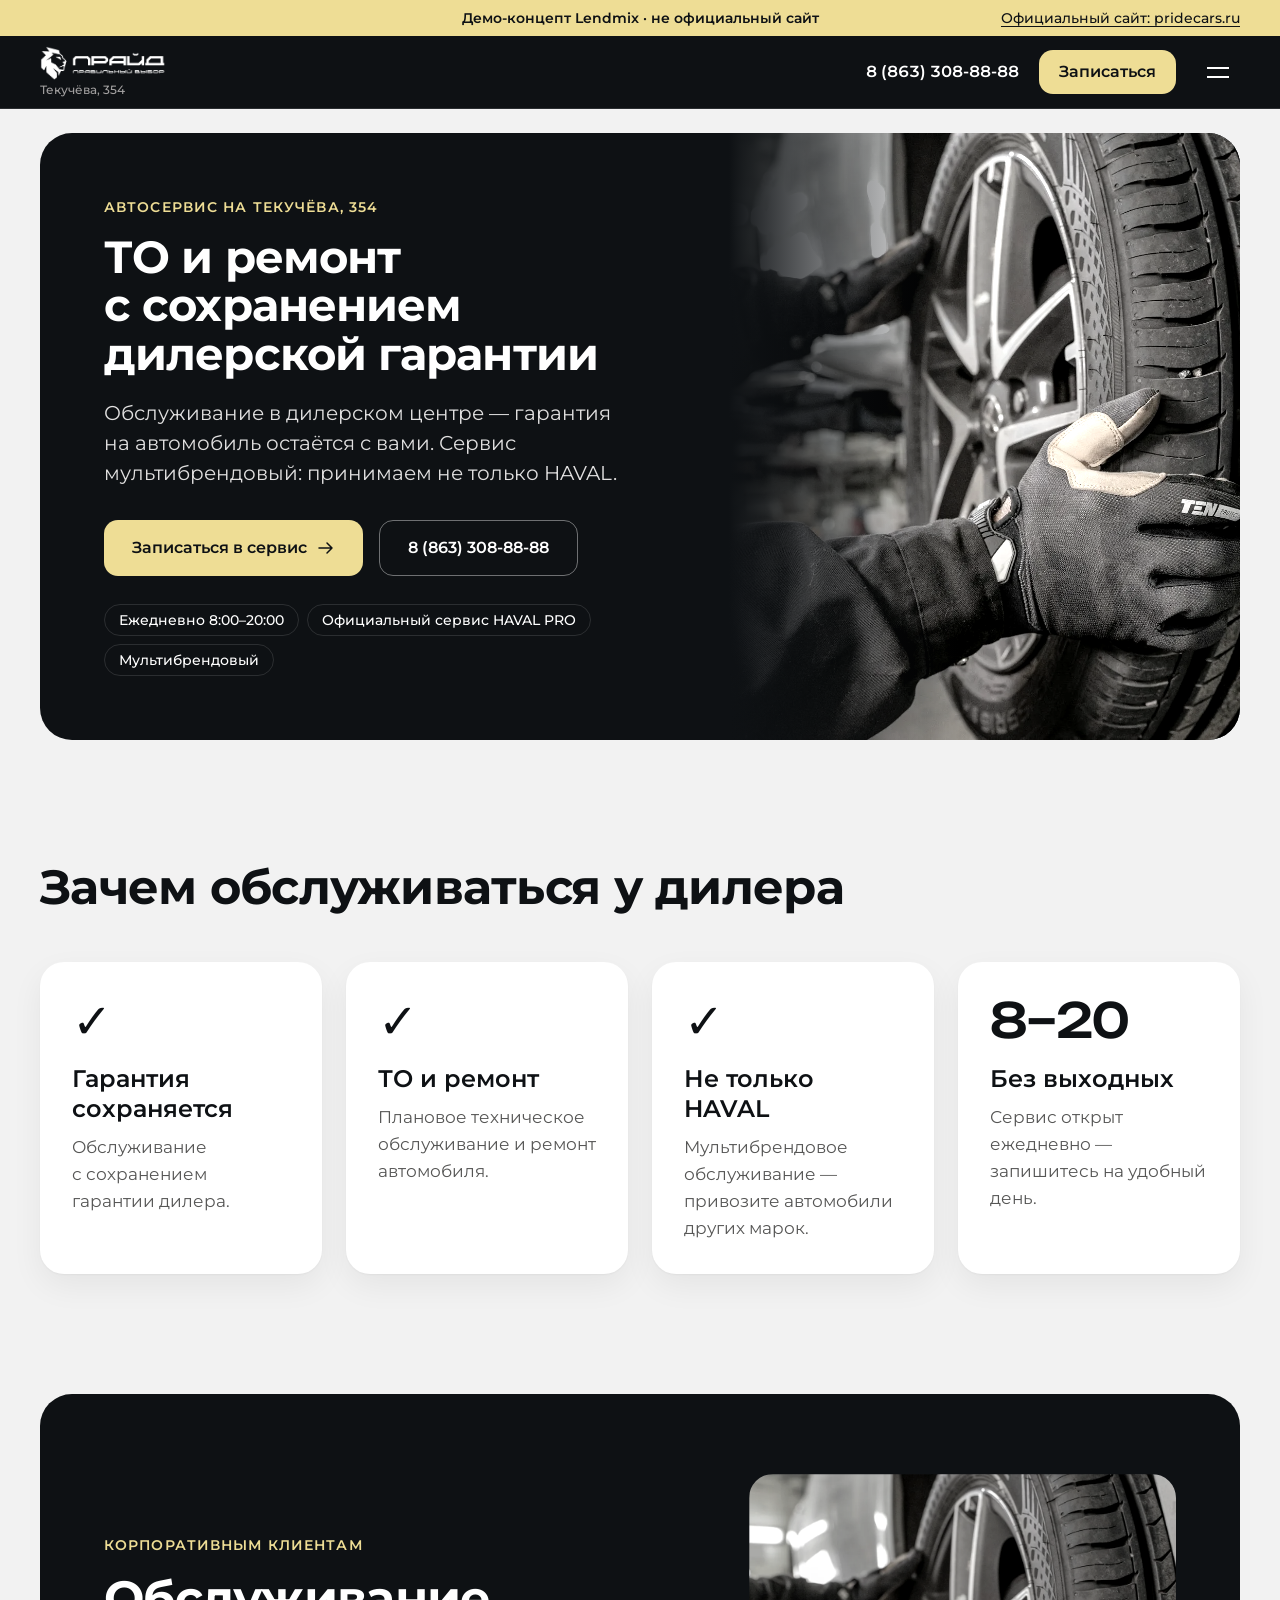
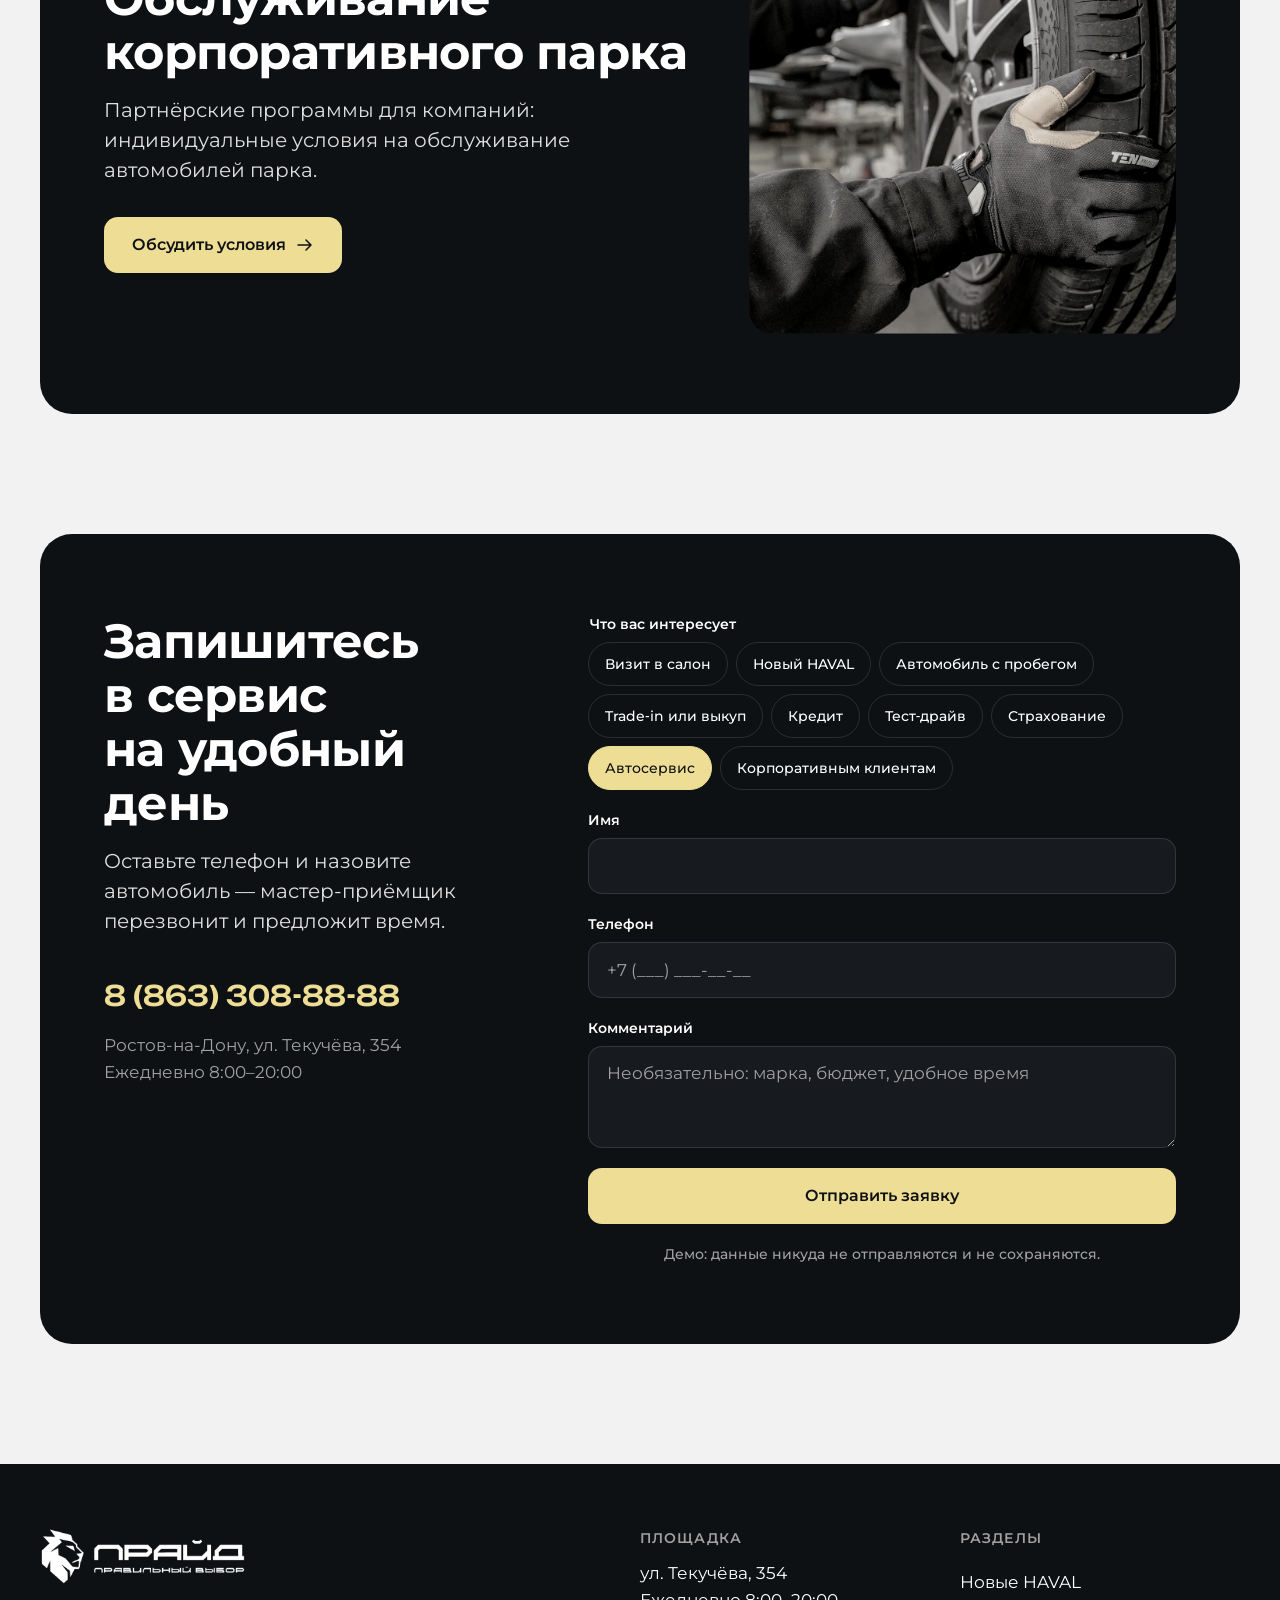
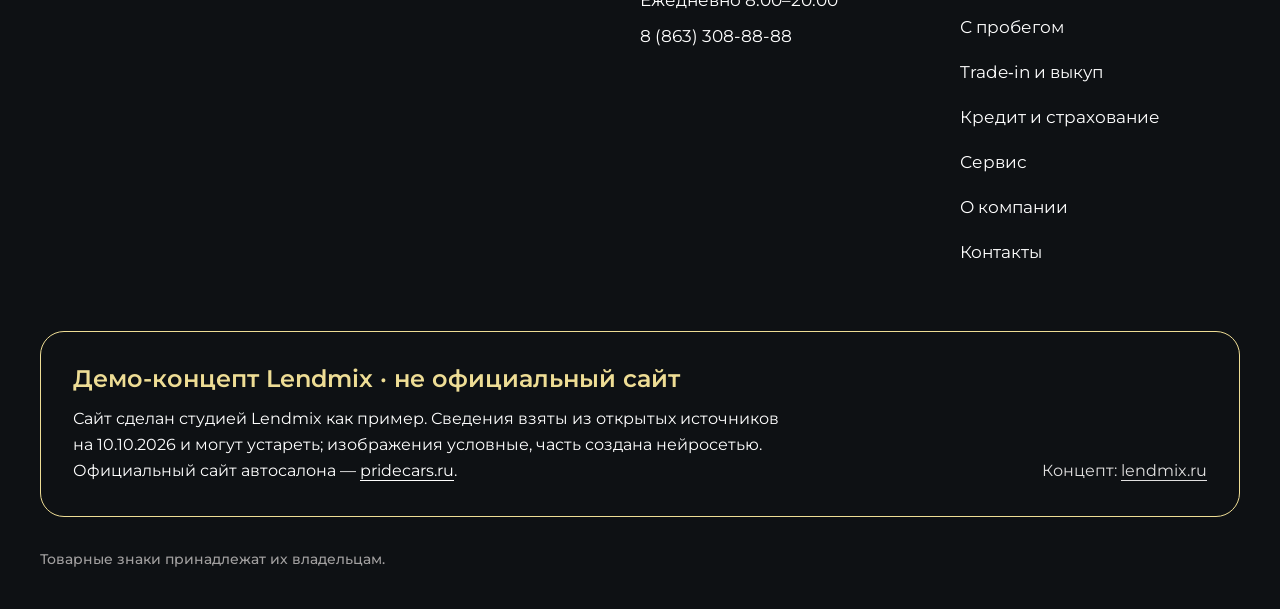
<file: servis.html>
<!doctype html>
<html lang="ru">
<head>
  <meta charset="utf-8">
  <meta name="viewport" content="width=device-width, initial-scale=1">
  <meta name="robots" content="noindex, nofollow">
  <title>Автосервис&nbsp;— Прайд, Текучёва, 354&nbsp;— демо-концепт Lendmix</title>
  <meta name="description" content="Демо-концепт Lendmix, не официальный сайт. Техническое обслуживание и ремонт в дилерском центре «Прайд».">
  <meta name="theme-color" content="#0e1114">
  <link rel="icon" href="data:image/svg+xml,%3Csvg xmlns='http://www.w3.org/2000/svg' viewBox='0 0 64 64'%3E%3Crect width='64' height='64' rx='14' fill='%230e1114'/%3E%3Cpath d='M18 46V18h28v28h-7V25H25v21z' fill='%23eedd95'/%3E%3C/svg%3E">
  <script>(function(d){d.classList.add('js');if(!matchMedia('(prefers-reduced-motion: reduce)').matches){d.classList.add('anim');setTimeout(function(){if(!window.__ready)d.classList.remove('anim')},3000)}})(document.documentElement)</script>
  <script type="module" crossorigin src="./assets/servis-C6BqDi6G.js"></script>
  <link rel="modulepreload" crossorigin href="./assets/main-DoUJgjTM.js">
  <link rel="stylesheet" crossorigin href="./assets/main-DA9y4Jwf.css">
</head>
<body>
  <a class="skip" href="#main">К&nbsp;содержимому</a>
  <div class="top" id="topbar">
    <div class="demo-ribbon">
      <span class="demo-ribbon__main">Демо-концепт Lendmix&nbsp;· не&nbsp;официальный сайт</span>
      <a class="demo-ribbon__link" href="https://pridecars.ru" target="_blank" rel="noopener nofollow">Официальный сайт: pridecars.ru</a>
    </div>
    <header class="header">
      <div class="container header__row">
        <a class="brand" href="./" aria-label="Прайд, Текучёва, 354 — на главную">
          <img class="brand__logo" src="./img/pride-logo.png" alt="Прайд — правильный выбор" width="1200" height="324">
          <span class="brand__sub">Текучёва, 354</span>
        </a>
        <nav class="nav" aria-label="Разделы сайта">
          <a href="novye-haval.html">Новые HAVAL</a>
          <a href="s-probegom.html">С&nbsp;пробегом</a>
          <a href="trade-in.html">Trade&#8209;in и&nbsp;выкуп</a>
          <a href="kredit.html">Кредит и&nbsp;страхование</a>
          <a href="servis.html" class="is-active" aria-current="page">Сервис</a>
          <a href="o-kompanii.html">О&nbsp;компании</a>
          <a href="kontakty.html">Контакты</a>
        </nav>
        <div class="header__side">
          <a class="header__phone" href="tel:+78633088888">8 (863) 308-88-88</a>
          <button class="btn btn--gold btn--sm" type="button" data-form="Визит в салон" data-title="Записаться на визит"><span class="btn__long">Записаться</span><span class="btn__short">Записаться</span></button>
          <button class="burger" type="button" aria-label="Открыть меню" aria-expanded="false" aria-controls="mmenu"><span></span><span></span></button>
        </div>
      </div>
    </header>
  </div>
  <div class="mmenu" id="mmenu" hidden>
    <nav aria-label="Разделы сайта">
      <a href="./">Главная</a>
      <a href="novye-haval.html">Новые HAVAL</a>
      <a href="s-probegom.html">С&nbsp;пробегом</a>
      <a href="trade-in.html">Trade&#8209;in и&nbsp;выкуп</a>
      <a href="kredit.html">Кредит и&nbsp;страхование</a>
      <a href="servis.html">Сервис</a>
      <a href="o-kompanii.html">О&nbsp;компании</a>
      <a href="kontakty.html">Контакты</a>
    </nav>
    <div class="mmenu__foot">
      <a class="mmenu__phone" href="tel:+78633088888">8 (863) 308-88-88</a>
      <button class="btn btn--gold btn--wide" type="button" data-form="Визит в салон" data-title="Записаться на визит">Записаться на&nbsp;визит</button>
    </div>
  </div>
  <main id="main">
    
    <section class="phero container">
      <div class="phero__panel">
        <div class="phero__text">
          <p class="eyebrow eyebrow--gold">Автосервис на&nbsp;Текучёва, 354</p>
          <h1>ТО и&nbsp;ремонт с&nbsp;сохранением дилерской гарантии</h1>
          <p class="lead">Обслуживание в&nbsp;дилерском центре&nbsp;— гарантия на&nbsp;автомобиль остаётся с&nbsp;вами. Сервис мультибрендовый: принимаем не&nbsp;только HAVAL.</p>
          <div class="hero__actions"><button class="btn btn--gold" type="button" data-form="Автосервис" data-title="Записаться в сервис">Записаться в&nbsp;сервис<svg class="arrow" viewBox="0 0 18 18" aria-hidden="true"><path d="M2 9h13M10 4l5 5-5 5"/></svg></button><a class="btn btn--line-dark" href="tel:+78633088888">8 (863) 308-88-88</a></div>
          <ul class="chips chips--dark"><li>Ежедневно 8:00–20:00</li><li>Официальный сервис HAVAL PRO</li><li>Мультибрендовый</li></ul>
        </div>
        <div class="phero__art" aria-hidden="true"><img src="./img/service.webp" alt="" loading="eager" decoding="async"></div>
      </div>
    </section>

    
    <section class="section container">
      <div class="head"><h2>Зачем обслуживаться у&nbsp;дилера</h2></div>
      <div class="benefits">
        <article class="benefit" data-rise><p class="benefit__big">✓</p><h3>Гарантия сохраняется</h3><p>Обслуживание с&nbsp;сохранением гарантии дилера.</p></article>
        <article class="benefit" data-rise><p class="benefit__big">✓</p><h3>ТО и&nbsp;ремонт</h3><p>Плановое техническое обслуживание и&nbsp;ремонт автомобиля.</p></article>
        <article class="benefit" data-rise><p class="benefit__big">✓</p><h3>Не&nbsp;только HAVAL</h3><p>Мультибрендовое обслуживание&nbsp;— привозите автомобили других марок.</p></article>
        <article class="benefit" data-rise><p class="benefit__big">8–20</p><h3>Без&nbsp;выходных</h3><p>Сервис открыт ежедневно&nbsp;— запишитесь на&nbsp;удобный день.</p></article>
      </div>
      
    </section>

    <section class="section container">
      <div class="panel panel--dark service">
        <div class="service__text">
          <p class="eyebrow eyebrow--gold">Корпоративным клиентам</p>
          <h2>Обслуживание корпоративного парка</h2>
          <p class="lead">Партнёрские программы для&nbsp;компаний: индивидуальные условия на&nbsp;обслуживание автомобилей парка.</p>
          <div class="service__cta"><button class="btn btn--gold" type="button" data-form="Корпоративным клиентам" data-title="Обсудить условия">Обсудить условия<svg class="arrow" viewBox="0 0 18 18" aria-hidden="true"><path d="M2 9h13M10 4l5 5-5 5"/></svg></button></div>
        </div>
        <div class="service__art" aria-hidden="true" data-curtain><img src="./img/service.webp" alt="" loading="lazy" decoding="async"></div>
      </div>
    </section>

    
    <section class="section container" id="zayavka">
      <div class="panel panel--dark request">
        <div class="request__text">
          <h2>Запишитесь в&nbsp;сервис на&nbsp;удобный день</h2>
          <p class="lead">Оставьте телефон и&nbsp;назовите автомобиль&nbsp;— мастер-приёмщик перезвонит и&nbsp;предложит время.</p>
          <a class="request__phone" href="tel:+78633088888">8 (863) 308-88-88</a>
          <p class="request__meta">Ростов-на-Дону, ул. Текучёва, 354<br>Ежедневно 8:00–20:00</p>
        </div>
        <div class="request__form" id="inline-form-slot" data-topic="Автосервис"></div>
      </div>
    </section>
  </main>
  <footer class="footer">
    <div class="container">
      <div class="footer__row">
        <div><img class="footer__logo" src="./img/pride-logo.png" alt="Прайд — правильный выбор" width="1200" height="324" loading="lazy"></div>
        <div class="footer__col">
          <p class="footer__h">Площадка</p>
          <p>ул. Текучёва, 354<br>Ежедневно 8:00–20:00<br><a href="tel:+78633088888">8 (863) 308-88-88</a></p>
        </div>
        <nav class="footer__col" aria-label="Разделы в подвале">
          <p class="footer__h">Разделы</p>
          <a href="novye-haval.html">Новые HAVAL</a><a href="s-probegom.html">С&nbsp;пробегом</a><a href="trade-in.html">Trade&#8209;in и&nbsp;выкуп</a><a href="kredit.html">Кредит и&nbsp;страхование</a><a href="servis.html">Сервис</a><a href="o-kompanii.html">О&nbsp;компании</a><a href="kontakty.html">Контакты</a>
        </nav>
      </div>
      <div class="demo-card">
        <div>
          <h3>Демо-концепт Lendmix&nbsp;· не&nbsp;официальный сайт</h3>
          <p>Сайт сделан студией Lendmix как пример. Сведения взяты из&nbsp;открытых источников на&nbsp;10.10.2026 и&nbsp;могут устареть; изображения условные, часть создана нейросетью. Официальный сайт автосалона&nbsp;— <a href="https://pridecars.ru" target="_blank" rel="noopener nofollow">pridecars.ru</a>.</p>
        </div>
        <p class="demo-card__by">Концепт: <a href="https://lendmix.ru" target="_blank" rel="noopener">lendmix.ru</a></p>
      </div>
      <p class="footer__legal">Товарные знаки принадлежат их владельцам.</p>
    </div>
  </footer>

  <div class="modal" id="modal" hidden>
    <div class="modal__shade" data-close></div>
    <div class="modal__win" role="dialog" aria-modal="true" aria-labelledby="modal-title" data-lenis-prevent>
      <button class="modal__x" type="button" aria-label="Закрыть" data-close><svg viewBox="0 0 24 24" aria-hidden="true"><path d="M5 5l14 14M19 5L5 19"/></svg></button>
      <h2 class="modal__title" id="modal-title">Записаться на&nbsp;визит</h2>
      <div id="modal-form-slot"></div>
    </div>
  </div>

  <template id="form-tpl">
    <form class="form" novalidate>
      <fieldset class="form__group">
        <legend>Что вас интересует</legend>
        <div class="choice">
          <label><input type="radio" name="topic" value="Визит в салон" checked><span>Визит в&nbsp;салон</span></label>
          <label><input type="radio" name="topic" value="Новый HAVAL"><span>Новый HAVAL</span></label>
          <label><input type="radio" name="topic" value="Автомобиль с пробегом"><span>Автомобиль с&nbsp;пробегом</span></label>
          <label><input type="radio" name="topic" value="Trade-in или выкуп"><span>Trade&#8209;in или выкуп</span></label>
          <label><input type="radio" name="topic" value="Кредит"><span>Кредит</span></label>
          <label><input type="radio" name="topic" value="Тест-драйв"><span>Тест&#8209;драйв</span></label>
          <label><input type="radio" name="topic" value="Страхование"><span>Страхование</span></label>
          <label><input type="radio" name="topic" value="Автосервис"><span>Автосервис</span></label>
          <label><input type="radio" name="topic" value="Корпоративным клиентам"><span>Корпоративным клиентам</span></label>
        </div>
      </fieldset>
      <div class="field"><label>Имя<input type="text" name="name" autocomplete="given-name" required></label><p class="field__err" aria-live="polite"></p></div>
      <div class="field"><label>Телефон<input type="tel" name="phone" inputmode="tel" autocomplete="tel" placeholder="+7 (___) ___-__-__" required></label><p class="field__err" aria-live="polite"></p></div>
      <div class="field"><label>Комментарий<textarea name="comment" rows="3" placeholder="Необязательно: марка, бюджет, удобное время"></textarea></label></div>
      <button class="btn btn--gold btn--wide" type="submit">Отправить заявку</button>
      <p class="form__demo">Демо: данные никуда не&nbsp;отправляются и&nbsp;не сохраняются.</p>
    </form>
    <div class="done" hidden>
      <span class="done__ok" aria-hidden="true"><svg viewBox="0 0 24 24"><path d="M5 12.5l4.5 4.5L19 7.5"/></svg></span>
      <h3 tabindex="-1">Форма работает&nbsp;— заявка не&nbsp;отправлена</h3>
      <p>Это демо-концепт Lendmix. На&nbsp;рабочем сайте заявка в&nbsp;этот момент ушла бы в&nbsp;отдел продаж автосалона. Чтобы связаться с&nbsp;«Прайд», звоните: <a href="tel:+78633088888">8 (863) 308-88-88</a>.</p>
      <button class="btn btn--dark done__btn" type="button"></button>
    </div>
  </template>
</body>
</html>
</file>
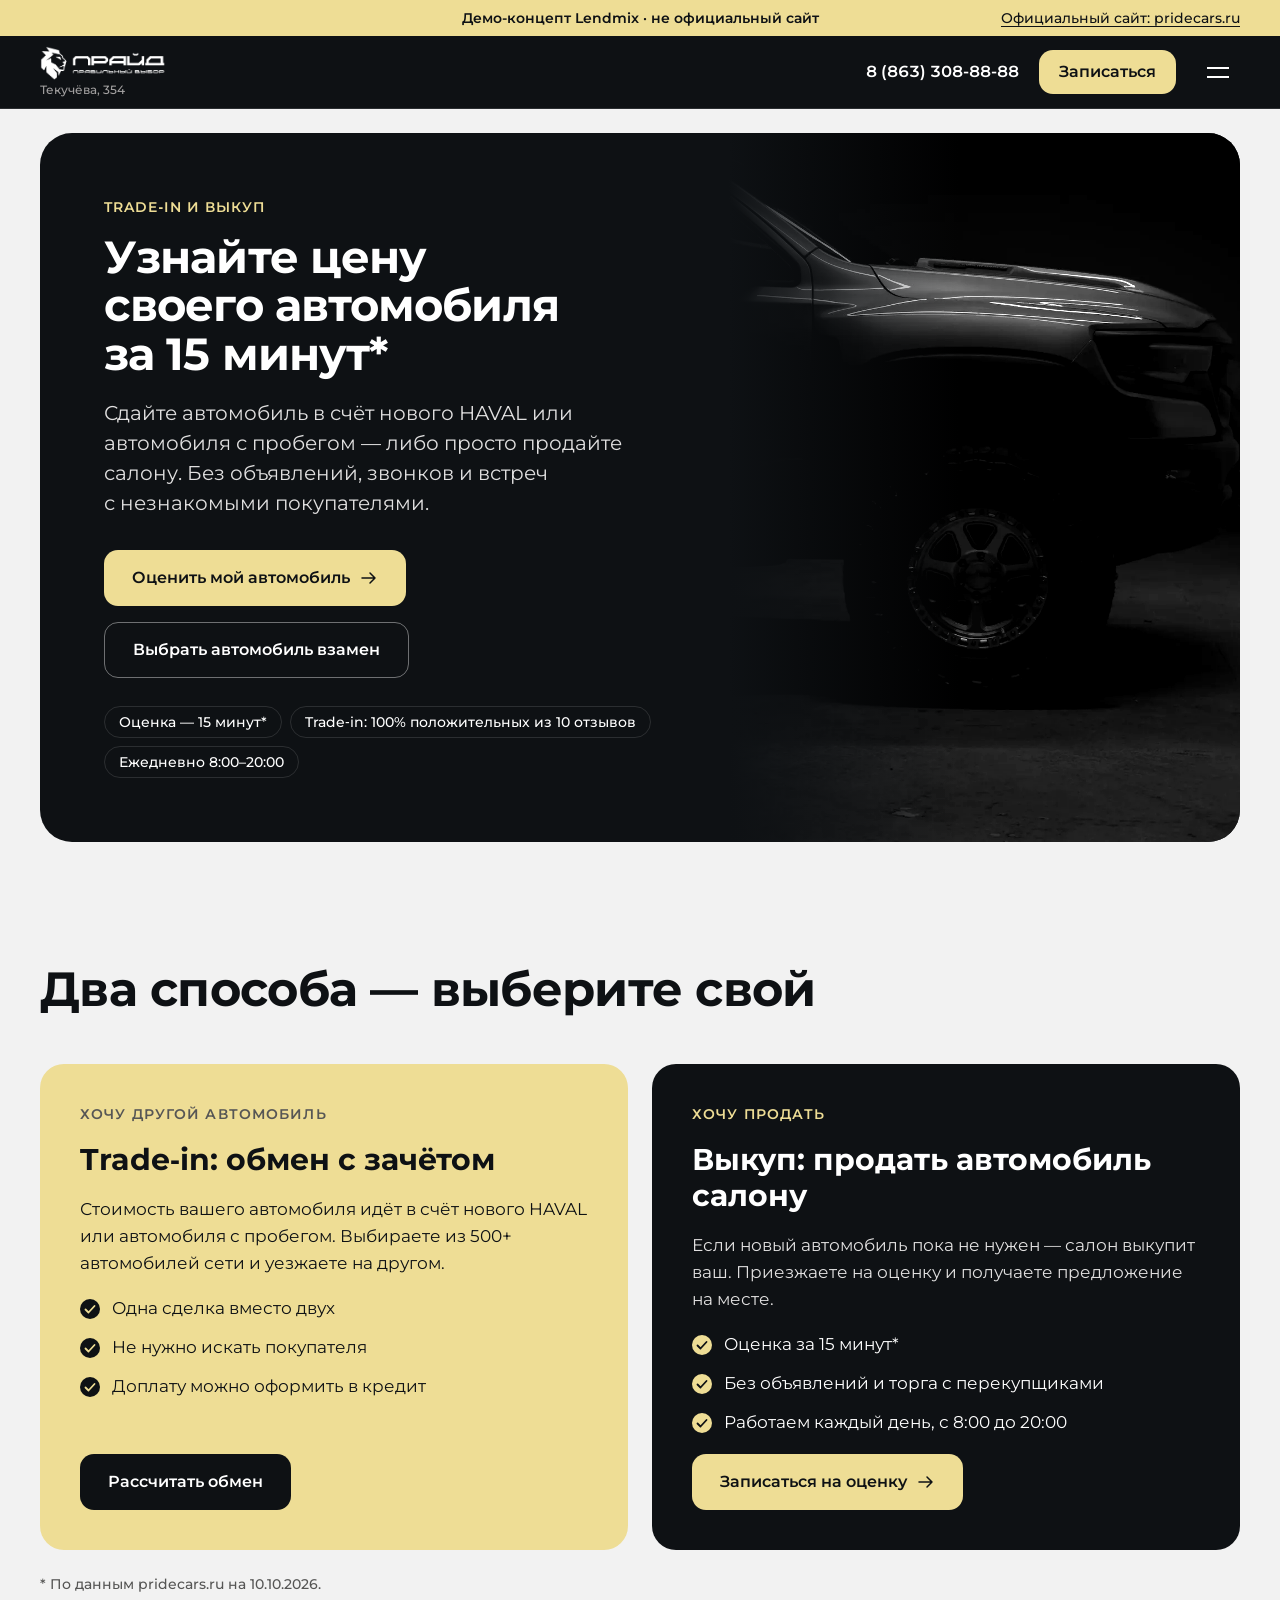
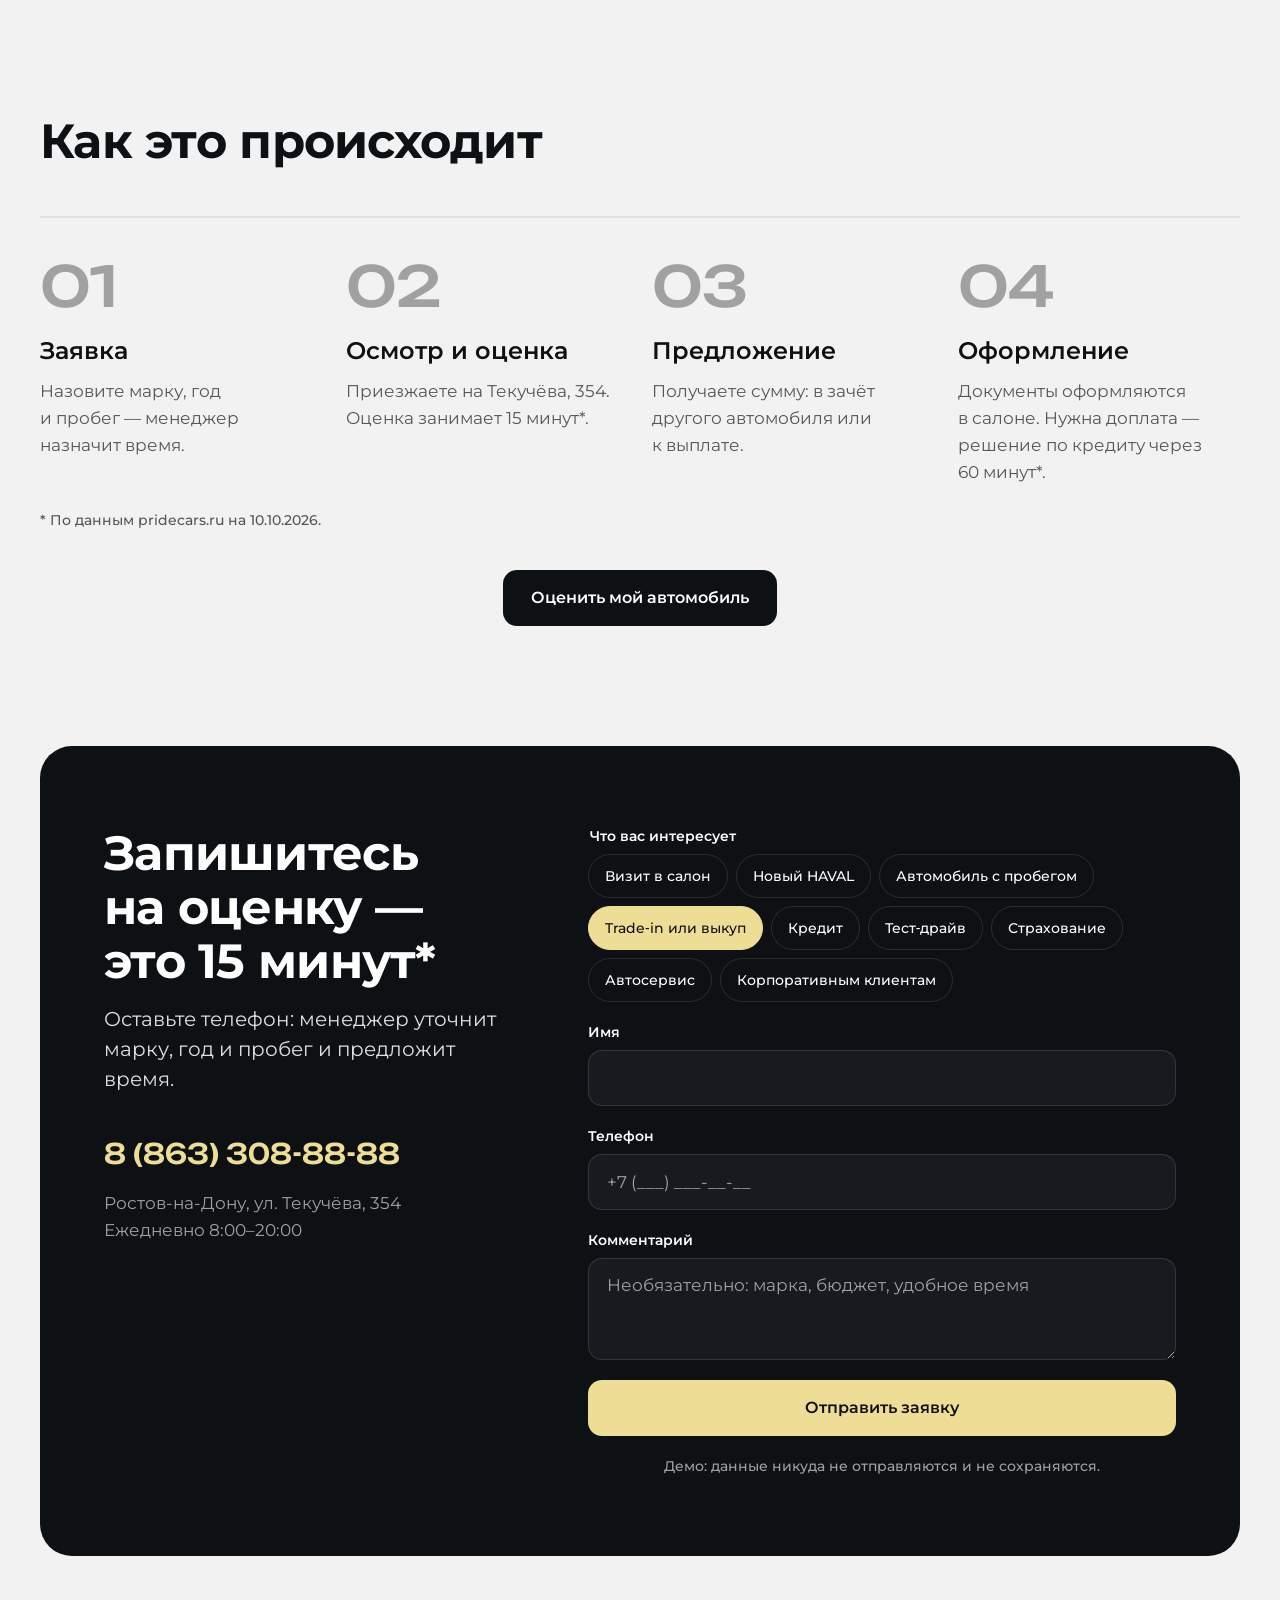
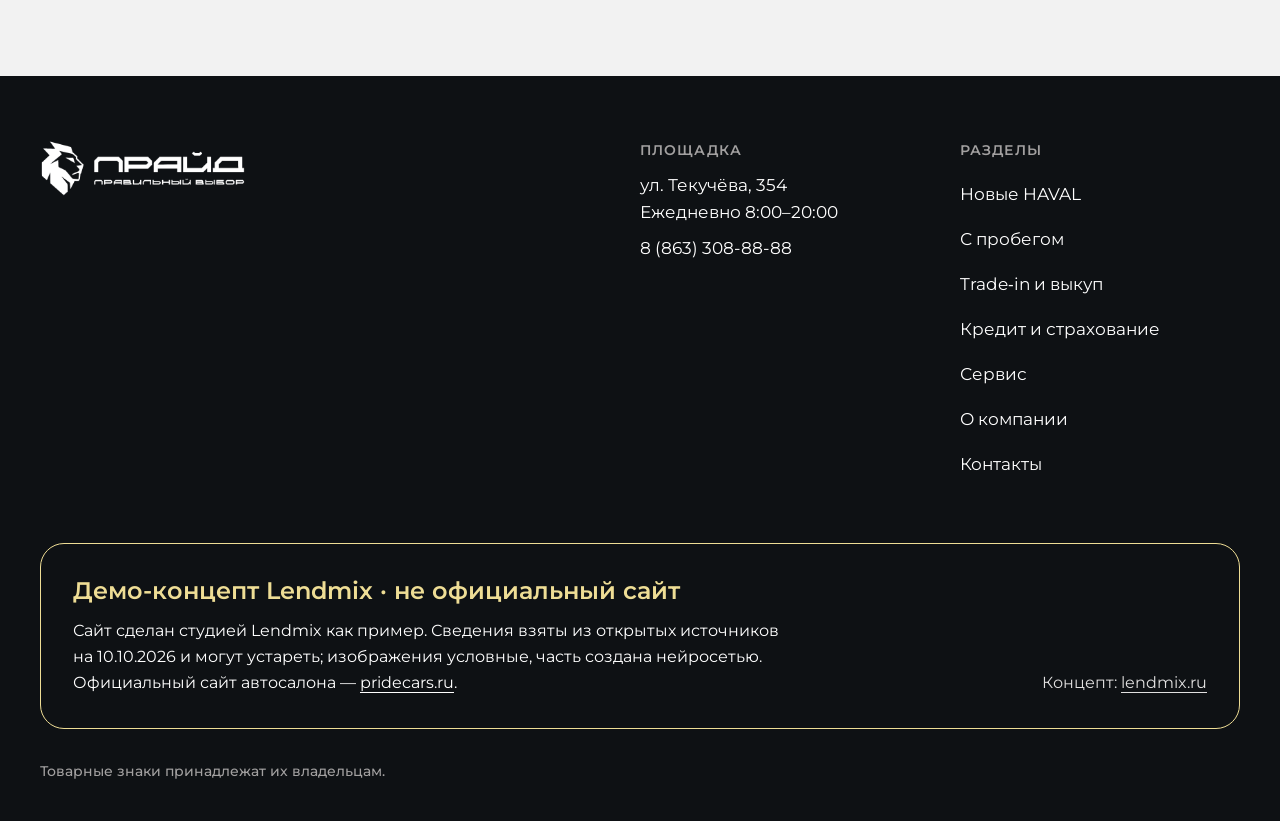
<file: trade-in.html>
<!doctype html>
<html lang="ru">
<head>
  <meta charset="utf-8">
  <meta name="viewport" content="width=device-width, initial-scale=1">
  <meta name="robots" content="noindex, nofollow">
  <title>Trade&#8209;in и&nbsp;выкуп автомобилей&nbsp;— Прайд, Текучёва, 354&nbsp;— демо-концепт Lendmix</title>
  <meta name="description" content="Демо-концепт Lendmix, не официальный сайт. Обмен автомобиля по trade-in и выкуп на площадке «Прайд».">
  <meta name="theme-color" content="#0e1114">
  <link rel="icon" href="data:image/svg+xml,%3Csvg xmlns='http://www.w3.org/2000/svg' viewBox='0 0 64 64'%3E%3Crect width='64' height='64' rx='14' fill='%230e1114'/%3E%3Cpath d='M18 46V18h28v28h-7V25H25v21z' fill='%23eedd95'/%3E%3C/svg%3E">
  <script>(function(d){d.classList.add('js');if(!matchMedia('(prefers-reduced-motion: reduce)').matches){d.classList.add('anim');setTimeout(function(){if(!window.__ready)d.classList.remove('anim')},3000)}})(document.documentElement)</script>
  <script type="module" crossorigin src="./assets/trade-in-C6BqDi6G.js"></script>
  <link rel="modulepreload" crossorigin href="./assets/main-DoUJgjTM.js">
  <link rel="stylesheet" crossorigin href="./assets/main-DA9y4Jwf.css">
</head>
<body>
  <a class="skip" href="#main">К&nbsp;содержимому</a>
  <div class="top" id="topbar">
    <div class="demo-ribbon">
      <span class="demo-ribbon__main">Демо-концепт Lendmix&nbsp;· не&nbsp;официальный сайт</span>
      <a class="demo-ribbon__link" href="https://pridecars.ru" target="_blank" rel="noopener nofollow">Официальный сайт: pridecars.ru</a>
    </div>
    <header class="header">
      <div class="container header__row">
        <a class="brand" href="./" aria-label="Прайд, Текучёва, 354 — на главную">
          <img class="brand__logo" src="./img/pride-logo.png" alt="Прайд — правильный выбор" width="1200" height="324">
          <span class="brand__sub">Текучёва, 354</span>
        </a>
        <nav class="nav" aria-label="Разделы сайта">
          <a href="novye-haval.html">Новые HAVAL</a>
          <a href="s-probegom.html">С&nbsp;пробегом</a>
          <a href="trade-in.html" class="is-active" aria-current="page">Trade&#8209;in и&nbsp;выкуп</a>
          <a href="kredit.html">Кредит и&nbsp;страхование</a>
          <a href="servis.html">Сервис</a>
          <a href="o-kompanii.html">О&nbsp;компании</a>
          <a href="kontakty.html">Контакты</a>
        </nav>
        <div class="header__side">
          <a class="header__phone" href="tel:+78633088888">8 (863) 308-88-88</a>
          <button class="btn btn--gold btn--sm" type="button" data-form="Визит в салон" data-title="Записаться на визит"><span class="btn__long">Записаться</span><span class="btn__short">Записаться</span></button>
          <button class="burger" type="button" aria-label="Открыть меню" aria-expanded="false" aria-controls="mmenu"><span></span><span></span></button>
        </div>
      </div>
    </header>
  </div>
  <div class="mmenu" id="mmenu" hidden>
    <nav aria-label="Разделы сайта">
      <a href="./">Главная</a>
      <a href="novye-haval.html">Новые HAVAL</a>
      <a href="s-probegom.html">С&nbsp;пробегом</a>
      <a href="trade-in.html">Trade&#8209;in и&nbsp;выкуп</a>
      <a href="kredit.html">Кредит и&nbsp;страхование</a>
      <a href="servis.html">Сервис</a>
      <a href="o-kompanii.html">О&nbsp;компании</a>
      <a href="kontakty.html">Контакты</a>
    </nav>
    <div class="mmenu__foot">
      <a class="mmenu__phone" href="tel:+78633088888">8 (863) 308-88-88</a>
      <button class="btn btn--gold btn--wide" type="button" data-form="Визит в салон" data-title="Записаться на визит">Записаться на&nbsp;визит</button>
    </div>
  </div>
  <main id="main">
    
    <section class="phero container">
      <div class="phero__panel">
        <div class="phero__text">
          <p class="eyebrow eyebrow--gold">Trade&#8209;in и&nbsp;выкуп</p>
          <h1>Узнайте цену своего автомобиля за&nbsp;15&nbsp;минут*</h1>
          <p class="lead">Сдайте автомобиль в&nbsp;счёт нового HAVAL или автомобиля с&nbsp;пробегом&nbsp;— либо просто продайте салону. Без&nbsp;объявлений, звонков и&nbsp;встреч с&nbsp;незнакомыми покупателями.</p>
          <div class="hero__actions"><button class="btn btn--gold" type="button" data-form="Trade-in или выкуп" data-title="Оценить мой автомобиль">Оценить мой автомобиль<svg class="arrow" viewBox="0 0 18 18" aria-hidden="true"><path d="M2 9h13M10 4l5 5-5 5"/></svg></button><a class="btn btn--line-dark" href="s-probegom.html">Выбрать автомобиль взамен</a></div>
          <ul class="chips chips--dark"><li>Оценка&nbsp;— 15&nbsp;минут*</li><li>Trade&#8209;in: 100% положительных из&nbsp;10&nbsp;отзывов</li><li>Ежедневно 8:00–20:00</li></ul>
        </div>
        <div class="phero__art" aria-hidden="true"><img src="./img/hero.webp" alt="" loading="eager" decoding="async"></div>
      </div>
    </section>

    <section class="section container">
      <div class="head"><h2>Два способа&nbsp;— выберите свой</h2></div>
      <div class="duo">
        <article class="choice-card choice-card--gold" data-rise>
          <p class="eyebrow">Хочу другой автомобиль</p>
          <h3>Trade&#8209;in: обмен с&nbsp;зачётом</h3>
          <p>Стоимость вашего автомобиля идёт в&nbsp;счёт нового HAVAL или автомобиля с&nbsp;пробегом. Выбираете из&nbsp;500+ автомобилей сети и&nbsp;уезжаете на&nbsp;другом.</p>
          <ul class="ticks ticks--ink"><li>Одна сделка вместо двух</li><li>Не&nbsp;нужно искать покупателя</li><li>Доплату можно оформить в&nbsp;кредит</li></ul>
          <button class="btn btn--dark" type="button" data-form="Trade-in или выкуп" data-title="Рассчитать обмен">Рассчитать обмен</button>
        </article>
        <article class="choice-card choice-card--dark" data-rise>
          <p class="eyebrow eyebrow--gold">Хочу продать</p>
          <h3>Выкуп: продать автомобиль салону</h3>
          <p>Если новый автомобиль пока не&nbsp;нужен&nbsp;— салон выкупит ваш. Приезжаете на&nbsp;оценку и&nbsp;получаете предложение на&nbsp;месте.</p>
          <ul class="ticks"><li>Оценка за&nbsp;15&nbsp;минут*</li><li>Без&nbsp;объявлений и&nbsp;торга с&nbsp;перекупщиками</li><li>Работаем каждый день, с&nbsp;8:00 до&nbsp;20:00</li></ul>
          <button class="btn btn--gold" type="button" data-form="Trade-in или выкуп" data-title="Записаться на оценку">Записаться на&nbsp;оценку<svg class="arrow" viewBox="0 0 18 18" aria-hidden="true"><path d="M2 9h13M10 4l5 5-5 5"/></svg></button>
        </article>
      </div>
      <p class="note note--foot">* По&nbsp;данным pridecars.ru на&nbsp;10.10.2026.</p>
    </section>

    
    <section class="section container">
      <div class="head"><h2>Как это происходит</h2></div>
      <div class="steps" data-steps>
        <div class="steps__line" aria-hidden="true"><i></i></div>
        <div class="step"><p class="step__n">01</p><h3>Заявка</h3><p>Назовите марку, год и&nbsp;пробег&nbsp;— менеджер назначит время.</p></div>
        <div class="step"><p class="step__n">02</p><h3>Осмотр и&nbsp;оценка</h3><p>Приезжаете на&nbsp;Текучёва, 354. Оценка занимает 15&nbsp;минут*.</p></div>
        <div class="step"><p class="step__n">03</p><h3>Предложение</h3><p>Получаете сумму: в&nbsp;зачёт другого автомобиля или к&nbsp;выплате.</p></div>
        <div class="step"><p class="step__n">04</p><h3>Оформление</h3><p>Документы оформляются в&nbsp;салоне. Нужна доплата&nbsp;— решение по&nbsp;кредиту через 60&nbsp;минут*.</p></div>
      </div>
      <p class="note note--foot">* По&nbsp;данным pridecars.ru на&nbsp;10.10.2026.</p>
      <div class="center"><button class="btn btn--dark" type="button" data-form="Trade-in или выкуп" data-title="Оценить мой автомобиль">Оценить мой автомобиль</button></div>
    </section>

    
    <section class="section container" id="zayavka">
      <div class="panel panel--dark request">
        <div class="request__text">
          <h2>Запишитесь на&nbsp;оценку&nbsp;— это 15&nbsp;минут*</h2>
          <p class="lead">Оставьте телефон: менеджер уточнит марку, год и&nbsp;пробег и&nbsp;предложит время.</p>
          <a class="request__phone" href="tel:+78633088888">8 (863) 308-88-88</a>
          <p class="request__meta">Ростов-на-Дону, ул. Текучёва, 354<br>Ежедневно 8:00–20:00</p>
        </div>
        <div class="request__form" id="inline-form-slot" data-topic="Trade-in или выкуп"></div>
      </div>
    </section>
  </main>
  <footer class="footer">
    <div class="container">
      <div class="footer__row">
        <div><img class="footer__logo" src="./img/pride-logo.png" alt="Прайд — правильный выбор" width="1200" height="324" loading="lazy"></div>
        <div class="footer__col">
          <p class="footer__h">Площадка</p>
          <p>ул. Текучёва, 354<br>Ежедневно 8:00–20:00<br><a href="tel:+78633088888">8 (863) 308-88-88</a></p>
        </div>
        <nav class="footer__col" aria-label="Разделы в подвале">
          <p class="footer__h">Разделы</p>
          <a href="novye-haval.html">Новые HAVAL</a><a href="s-probegom.html">С&nbsp;пробегом</a><a href="trade-in.html">Trade&#8209;in и&nbsp;выкуп</a><a href="kredit.html">Кредит и&nbsp;страхование</a><a href="servis.html">Сервис</a><a href="o-kompanii.html">О&nbsp;компании</a><a href="kontakty.html">Контакты</a>
        </nav>
      </div>
      <div class="demo-card">
        <div>
          <h3>Демо-концепт Lendmix&nbsp;· не&nbsp;официальный сайт</h3>
          <p>Сайт сделан студией Lendmix как пример. Сведения взяты из&nbsp;открытых источников на&nbsp;10.10.2026 и&nbsp;могут устареть; изображения условные, часть создана нейросетью. Официальный сайт автосалона&nbsp;— <a href="https://pridecars.ru" target="_blank" rel="noopener nofollow">pridecars.ru</a>.</p>
        </div>
        <p class="demo-card__by">Концепт: <a href="https://lendmix.ru" target="_blank" rel="noopener">lendmix.ru</a></p>
      </div>
      <p class="footer__legal">Товарные знаки принадлежат их владельцам.</p>
    </div>
  </footer>

  <div class="modal" id="modal" hidden>
    <div class="modal__shade" data-close></div>
    <div class="modal__win" role="dialog" aria-modal="true" aria-labelledby="modal-title" data-lenis-prevent>
      <button class="modal__x" type="button" aria-label="Закрыть" data-close><svg viewBox="0 0 24 24" aria-hidden="true"><path d="M5 5l14 14M19 5L5 19"/></svg></button>
      <h2 class="modal__title" id="modal-title">Записаться на&nbsp;визит</h2>
      <div id="modal-form-slot"></div>
    </div>
  </div>

  <template id="form-tpl">
    <form class="form" novalidate>
      <fieldset class="form__group">
        <legend>Что вас интересует</legend>
        <div class="choice">
          <label><input type="radio" name="topic" value="Визит в салон" checked><span>Визит в&nbsp;салон</span></label>
          <label><input type="radio" name="topic" value="Новый HAVAL"><span>Новый HAVAL</span></label>
          <label><input type="radio" name="topic" value="Автомобиль с пробегом"><span>Автомобиль с&nbsp;пробегом</span></label>
          <label><input type="radio" name="topic" value="Trade-in или выкуп"><span>Trade&#8209;in или выкуп</span></label>
          <label><input type="radio" name="topic" value="Кредит"><span>Кредит</span></label>
          <label><input type="radio" name="topic" value="Тест-драйв"><span>Тест&#8209;драйв</span></label>
          <label><input type="radio" name="topic" value="Страхование"><span>Страхование</span></label>
          <label><input type="radio" name="topic" value="Автосервис"><span>Автосервис</span></label>
          <label><input type="radio" name="topic" value="Корпоративным клиентам"><span>Корпоративным клиентам</span></label>
        </div>
      </fieldset>
      <div class="field"><label>Имя<input type="text" name="name" autocomplete="given-name" required></label><p class="field__err" aria-live="polite"></p></div>
      <div class="field"><label>Телефон<input type="tel" name="phone" inputmode="tel" autocomplete="tel" placeholder="+7 (___) ___-__-__" required></label><p class="field__err" aria-live="polite"></p></div>
      <div class="field"><label>Комментарий<textarea name="comment" rows="3" placeholder="Необязательно: марка, бюджет, удобное время"></textarea></label></div>
      <button class="btn btn--gold btn--wide" type="submit">Отправить заявку</button>
      <p class="form__demo">Демо: данные никуда не&nbsp;отправляются и&nbsp;не сохраняются.</p>
    </form>
    <div class="done" hidden>
      <span class="done__ok" aria-hidden="true"><svg viewBox="0 0 24 24"><path d="M5 12.5l4.5 4.5L19 7.5"/></svg></span>
      <h3 tabindex="-1">Форма работает&nbsp;— заявка не&nbsp;отправлена</h3>
      <p>Это демо-концепт Lendmix. На&nbsp;рабочем сайте заявка в&nbsp;этот момент ушла бы в&nbsp;отдел продаж автосалона. Чтобы связаться с&nbsp;«Прайд», звоните: <a href="tel:+78633088888">8 (863) 308-88-88</a>.</p>
      <button class="btn btn--dark done__btn" type="button"></button>
    </div>
  </template>
</body>
</html>
</file>
<file: assets/main-DA9y4Jwf.css>
@font-face{font-family:Montserrat Variable;font-style:normal;font-display:swap;font-weight:100 900;src:url(./montserrat-cyrillic-ext-wght-normal-CO5hGrJv.woff2)format("woff2-variations");unicode-range:U+460-52F,U+1C80-1C8A,U+20B4,U+2DE0-2DFF,U+A640-A69F,U+FE2E-FE2F}@font-face{font-family:Montserrat Variable;font-style:normal;font-display:swap;font-weight:100 900;src:url(./montserrat-cyrillic-wght-normal-EAA9jha_.woff2)format("woff2-variations");unicode-range:U+301,U+400-45F,U+490-491,U+4B0-4B1,U+2116}@font-face{font-family:Montserrat Variable;font-style:normal;font-display:swap;font-weight:100 900;src:url(./montserrat-vietnamese-wght-normal-k7S-YeeD.woff2)format("woff2-variations");unicode-range:U+102-103,U+110-111,U+128-129,U+168-169,U+1A0-1A1,U+1AF-1B0,U+300-301,U+303-304,U+308-309,U+323,U+329,U+1EA0-1EF9,U+20AB}@font-face{font-family:Montserrat Variable;font-style:normal;font-display:swap;font-weight:100 900;src:url(./montserrat-latin-ext-wght-normal-BsZE-iaG.woff2)format("woff2-variations");unicode-range:U+100-2BA,U+2BD-2C5,U+2C7-2CC,U+2CE-2D7,U+2DD-2FF,U+304,U+308,U+329,U+1D00-1DBF,U+1E00-1E9F,U+1EF2-1EFF,U+2020,U+20A0-20AB,U+20AD-20C0,U+2113,U+2C60-2C7F,U+A720-A7FF}@font-face{font-family:Montserrat Variable;font-style:normal;font-display:swap;font-weight:100 900;src:url(./montserrat-latin-wght-normal-l_AIctKy.woff2)format("woff2-variations");unicode-range:U+??,U+131,U+152-153,U+2BB-2BC,U+2C6,U+2DA,U+2DC,U+304,U+308,U+329,U+2000-206F,U+20AC,U+2122,U+2191,U+2193,U+2212,U+2215,U+FEFF,U+FFFD}@font-face{font-family:Unbounded Variable;font-style:normal;font-display:swap;font-weight:200 900;src:url([data-uri])format("woff2-variations");unicode-range:U+460-52F,U+1C80-1C8A,U+20B4,U+2DE0-2DFF,U+A640-A69F,U+FE2E-FE2F}@font-face{font-family:Unbounded Variable;font-style:normal;font-display:swap;font-weight:200 900;src:url(./unbounded-cyrillic-wght-normal-C627f1f8.woff2)format("woff2-variations");unicode-range:U+301,U+400-45F,U+490-491,U+4B0-4B1,U+2116}@font-face{font-family:Unbounded Variable;font-style:normal;font-display:swap;font-weight:200 900;src:url(./unbounded-vietnamese-wght-normal-rat7GD3o.woff2)format("woff2-variations");unicode-range:U+102-103,U+110-111,U+128-129,U+168-169,U+1A0-1A1,U+1AF-1B0,U+300-301,U+303-304,U+308-309,U+323,U+329,U+1EA0-1EF9,U+20AB}@font-face{font-family:Unbounded Variable;font-style:normal;font-display:swap;font-weight:200 900;src:url(./unbounded-latin-ext-wght-normal-D6H-S6MW.woff2)format("woff2-variations");unicode-range:U+100-2BA,U+2BD-2C5,U+2C7-2CC,U+2CE-2D7,U+2DD-2FF,U+304,U+308,U+329,U+1D00-1DBF,U+1E00-1E9F,U+1EF2-1EFF,U+2020,U+20A0-20AB,U+20AD-20C0,U+2113,U+2C60-2C7F,U+A720-A7FF}@font-face{font-family:Unbounded Variable;font-style:normal;font-display:swap;font-weight:200 900;src:url(./unbounded-latin-wght-normal-D5afBTBx.woff2)format("woff2-variations");unicode-range:U+??,U+131,U+152-153,U+2BB-2BC,U+2C6,U+2DA,U+2DC,U+304,U+308,U+329,U+2000-206F,U+20AC,U+2122,U+2191,U+2193,U+2212,U+2215,U+FEFF,U+FFFD}@font-face{font-family:Unbounded;font-style:normal;font-display:swap;font-weight:700;src:url(./unbounded-latin-700-normal-CaoNriVp.woff2)format("woff2"),url(./unbounded-latin-700-normal-CZtriu5h.woff)format("woff")}:root{--ink:#0e1114;--graphite:#333;--graphite-2:#565655;--bg:#f2f2f2;--card:#fff;--gold:#eedd95;--line:#e1e0e0;--mute:#a2a0a0;--gold-hover:#e4d07c;--gold-press:#d9c56f;--ink-2:#171b20;--line-dark:#ffffff1f;--error:#b3261e;--error-on-dark:#ffb4ab;--sh-1:0 1px 2px #0e11140a, 0 12px 32px #0e11140f;--sh-2:0 2px 4px #0e11140f, 0 24px 56px #0e11141f;--text:"Montserrat Variable", Montserrat, Arial, sans-serif;--wide:"Unbounded Variable", Unbounded, "Montserrat Variable", Arial, sans-serif;--ribbon:36px;--head:72px;--pad:40px;--gap:24px;--sec:120px;--r-panel:32px;--r-card:24px}@media (width<=1023px){:root{--head:64px;--pad:32px;--gap:20px;--sec:88px}}@media (width<=767px){:root{--ribbon:32px;--head:56px;--pad:16px;--gap:16px;--sec:64px;--r-panel:24px;--r-card:20px}}*,:before,:after{box-sizing:border-box}html{-webkit-text-size-adjust:100%;scroll-behavior:smooth}html.lenis,html.lenis body{height:auto}html.lenis{scroll-behavior:auto}body{background:var(--bg);color:var(--ink);font:400 17px/27px var(--text);-webkit-font-smoothing:antialiased;margin:0;overflow-x:hidden}h1,h2,h3,p,ul,blockquote,fieldset{margin:0;padding:0}ul{list-style:none}fieldset{border:0;min-width:0}a{color:inherit}button{font:inherit;color:inherit;cursor:pointer;text-align:left;background:0 0;border:0;padding:0}img,svg{max-width:100%;display:block}[hidden]{display:none!important}[id]{scroll-margin-top:calc(var(--ribbon) + var(--head) + 16px)}:focus-visible{outline:2px solid var(--ink);outline-offset:3px;border-radius:6px}.visually-hidden{clip-path:inset(50%);white-space:nowrap;width:1px;height:1px;position:absolute;overflow:hidden}.skip{z-index:300;background:var(--gold);color:var(--ink);border-radius:12px;padding:12px 16px;font-weight:600;position:absolute;top:-80px;left:16px}.skip:focus{top:8px}.container{width:100%;max-width:calc(1280px + var(--pad) * 2);padding-inline:var(--pad);margin-inline:auto}h1{font:700 64px/68px var(--text);letter-spacing:-.02em}h2{font:700 48px/54px var(--text);letter-spacing:-.015em;text-wrap:balance}h3{font:600 24px/30px var(--text)}.lead{max-width:640px;font-size:20px;line-height:30px}.eyebrow{font:600 14px/20px var(--text);letter-spacing:.08em;text-transform:uppercase;color:var(--graphite-2)}.eyebrow--gold{color:var(--gold)}.note{font:500 14px/20px var(--text);color:var(--graphite-2)}.note--foot{margin-top:24px}.note--ink{color:var(--ink)}.note a{text-underline-offset:4px}@media (width<=1023px){h1{font-size:48px;line-height:52px}h2{font-size:36px;line-height:42px}h3{font-size:22px;line-height:28px}.lead{font-size:18px;line-height:28px}body{font-size:16px;line-height:26px}}@media (width<=767px){h1{font-size:34px;line-height:38px}h2{font-size:28px;line-height:34px}h3{font-size:20px;line-height:26px}.lead{font-size:17px;line-height:26px}.eyebrow{font-size:13px;line-height:18px}}.section{padding-top:var(--sec)}.head{margin-bottom:48px}.head .lead{color:var(--graphite-2);margin-top:16px}@media (width<=1023px){.head{margin-bottom:40px}}@media (width<=767px){.head{margin-bottom:28px}}.center{justify-content:center;margin-top:40px;display:flex}.top{z-index:100;position:sticky;top:0}.demo-ribbon{height:var(--ribbon);background:var(--gold);color:var(--ink);font:600 14px/1 var(--text);white-space:nowrap;justify-content:center;align-items:center;padding-inline:12px;display:flex;position:relative}.demo-ribbon__link{right:var(--pad);text-underline-offset:3px;font-weight:500;position:absolute}@media (width<=899px){.demo-ribbon__link{display:none}}@media (width<=767px){.demo-ribbon{font-size:13px}}@media (width<=359px){.demo-ribbon{font-size:12px}}.header{background:var(--ink);color:#fff;border-bottom:1px solid var(--line-dark)}.header__row{height:var(--head);align-items:center;gap:28px;display:flex}.header :focus-visible,.mmenu :focus-visible,.panel--dark :focus-visible,.card--dark :focus-visible,.footer :focus-visible,.hero :focus-visible,.place--dark :focus-visible{outline-color:var(--gold)}.brand{margin-right:auto;text-decoration:none;display:grid}.brand__name{font:700 22px/24px var(--wide);letter-spacing:.04em}.brand__sub{font:500 12px/16px var(--text);color:var(--mute)}.nav{gap:28px;margin-right:auto;display:flex}.nav a{font:500 15px/20px var(--text);border-bottom:2px solid #0000;padding:6px 0;text-decoration:none;transition:color .16s,border-color .16s}.nav a:hover{color:var(--gold)}.nav a.is-active{border-bottom-color:var(--gold)}.header__side{align-items:center;gap:20px;display:flex}.header__phone{font:600 16px/20px var(--text);font-variant-numeric:tabular-nums;white-space:nowrap;text-decoration:none}.header__phone:hover{color:var(--gold)}.btn__short{display:none}.burger{width:44px;height:44px;display:none;position:relative}.burger span{background:#fff;height:1.5px;transition:transform .24s;position:absolute;left:11px;right:11px}.burger span:first-child{top:17px}.burger span:last-child{top:26px}.burger[aria-expanded=true] span:first-child{transform:translateY(4.5px)rotate(45deg)}.burger[aria-expanded=true] span:last-child{transform:translateY(-4.5px)rotate(-45deg)}@media (width<=1199px){.nav{display:none}.burger{display:block}.header__row{gap:16px}.header__side{gap:12px}}@media (width<=1023px){.brand__name{font-size:20px;line-height:22px}}@media (width<=767px){.header__phone,.brand__sub,.btn__long{display:none}.btn__short{display:inline}.brand__name{font-size:18px;line-height:20px}.header .btn--sm{height:44px;padding-inline:16px}}.mmenu{inset:calc(var(--ribbon) + var(--head)) 0 0 0;z-index:110;background:var(--ink);color:#fff;padding:8px var(--pad) 24px;flex-direction:column;display:flex;position:fixed;overflow-y:auto}.mmenu nav a{font:600 24px/56px var(--text);border-bottom:1px solid var(--line-dark);text-decoration:none;display:block}.mmenu__foot{gap:16px;margin-top:auto;padding-top:24px;display:grid}.mmenu__phone{font:500 22px/28px var(--wide);color:var(--gold);text-decoration:none}.btn{height:56px;font:600 16px/20px var(--text);white-space:nowrap;border-radius:14px;justify-content:center;align-items:center;gap:10px;padding:0 28px;text-decoration:none;transition:background .16s,color .16s,border-color .16s,transform .16s;display:inline-flex}.btn--sm{height:44px;padding:0 20px}.btn--wide{width:100%}.btn:active{transform:scale(.98)}.btn .arrow{fill:none;stroke:currentColor;stroke-width:1.5px;stroke-linecap:round;stroke-linejoin:round;width:18px;height:18px;transition:transform .16s}.btn--gold{background:var(--gold);color:var(--ink)}.btn--dark{background:var(--ink);color:#fff}.btn--line-dark{color:#fff;border:1.5px solid #fff6}.btn--line{border:1.5px solid var(--ink);color:var(--ink)}.btn--line-dark:active{background:#ffffff0f}@media (hover:hover){.btn--gold:hover{background:var(--gold-hover);transform:translateY(-1px)}.btn--gold:hover .arrow{transform:translate(4px)}.btn--dark:hover{background:var(--graphite)}.btn--line-dark:hover{border-color:var(--gold);color:var(--gold)}.btn--line:hover{background:var(--ink);color:#fff}}.chips{flex-wrap:wrap;gap:8px;display:flex}.chips li{height:32px;font:500 14px/32px var(--text);background:var(--bg);white-space:nowrap;border-radius:999px;padding:0 14px}.chips--dark li{border:1px solid var(--line-dark);color:#fff;background:0 0;line-height:30px}.hero{padding-top:24px}.hero__panel{background:var(--ink);color:#fff;border-radius:var(--r-panel);grid-template-columns:1.55fr 1fr;min-height:clamp(600px,100vh - 156px,720px);display:grid;position:relative;overflow:hidden}.hero__text{z-index:2;flex-direction:column;justify-content:center;padding:56px 64px;display:flex;position:relative}.hero__title{margin-top:20px;font-size:clamp(44px,3.9vw,58px);line-height:1.06}.hero__title .line{margin-bottom:-.08em;padding-bottom:.08em;display:block;overflow:hidden}.hero__title .line>span{display:block}.hero__lead{color:var(--line);max-width:560px;margin-top:24px}.hero__actions{flex-wrap:wrap;gap:16px;margin-top:32px;display:flex}.hero .chips{margin-top:32px}.hero__art{padding:32px 32px 32px 0;position:relative}.hero__frame{background:#14181d;border-radius:24px;height:100%;min-height:320px;position:relative;overflow:hidden}.hero__frame .hero__car,.place__art img,.service__art img{object-fit:cover;filter:grayscale(.55)contrast(1.05);width:100%;height:100%}.hero__frame:after{content:"";border-radius:inherit;box-shadow:inset 0 0 0 1px var(--line-dark);background:linear-gradient(#0e111400 35%,#0e1114c7 100%);position:absolute;inset:0}.hero__note{font:500 13px/18px var(--text);color:var(--mute);margin-top:12px}.hero__num{z-index:1;width:min(340px,74%);position:absolute;bottom:60px;left:32px}.outline-num text{font:700 200px/1 "Unbounded", var(--wide);fill:none;stroke:var(--gold);stroke-width:1.5px;letter-spacing:-.02em}.outline-num{width:100%;height:auto;overflow:visible}.hero__num-cap{font:600 14px/20px var(--text);letter-spacing:.08em;text-transform:uppercase;color:var(--gold);margin-top:4px;display:block}@media (width<=1023px){.hero__title{font-size:48px;line-height:52px}.hero__panel{grid-template-columns:1fr;min-height:0}.hero__text{padding:40px}.hero__art{padding:0 40px 40px}.hero__frame{height:320px}.hero__num{width:280px;bottom:64px;left:72px}}@media (width<=767px){.hero{padding-top:12px}.hero__text{padding:28px 20px 24px}.hero__title{margin-top:12px;font-size:34px;line-height:38px}.hero__lead{margin-top:16px}.hero__actions{flex-direction:column;gap:12px;margin-top:24px}.hero__actions .btn{width:100%}.hero__actions .btn--line-dark{height:48px}.hero .chips{flex-direction:column;align-items:flex-start;margin-top:20px}.hero__art{padding:0 20px 20px}.hero__frame{aspect-ratio:16/10;height:auto;min-height:0}.hero__num{width:180px;bottom:32px;left:36px}.hero__num-cap{font-size:12px}}.stats{padding-top:24px}.stats__card{background:var(--card);border-radius:var(--r-card);box-shadow:var(--sh-1);grid-template-columns:repeat(4,1fr);display:grid}.stat{border-left:1px solid var(--line);padding:40px 32px}.stat:first-child{border-left:0}.stat__num{font:500 72px/72px var(--wide);letter-spacing:-.02em;font-variant-numeric:tabular-nums;white-space:nowrap}.stat__num small{margin-left:4px;font-size:50%}.stat__label{margin-top:16px;font-weight:600}.stat .note{margin-top:8px}@media (width<=1199px){.stat__num{font-size:56px;line-height:56px}.stat{padding:32px 24px}}@media (width<=1023px){.stats__card{grid-template-columns:repeat(2,1fr)}.stat:nth-child(3){border-left:0}.stat:nth-child(n+3){border-top:1px solid var(--line)}}@media (width<=767px){.stats{padding-top:12px}.stats__card{grid-template-columns:1fr}.stat{border-left:0;padding:24px 20px}.stat+.stat{border-top:1px solid var(--line)}.stat__num{font-size:40px;line-height:44px}.stat__label{margin-top:8px}}.card{background:var(--card);border-radius:var(--r-card);box-shadow:var(--sh-1);padding:40px}.card--dark{background:var(--ink);color:#fff;box-shadow:inset 0 1px #ffffff14}.card__cap{font:500 14px/20px var(--text);color:var(--graphite-2);margin-bottom:16px}.panel{border-radius:var(--r-panel);padding:80px 64px}.panel--dark{background:var(--ink);color:#fff}.panel--gold{background:var(--gold);color:var(--ink)}.panel--dark .lead{color:var(--line)}@media (width<=1023px){.card{padding:32px}.panel{padding:56px 40px}}@media (width<=767px){.card{padding:24px}.panel{padding:32px 20px}}.split{gap:var(--gap);display:grid}.split--75{grid-template-columns:7fr 5fr}.split--57{grid-template-columns:5fr 7fr}@media (width<=1023px){.split--75,.split--57{grid-template-columns:1fr}}.duo{gap:var(--gap);grid-template-columns:1fr 1fr;display:grid}.place{border-radius:var(--r-card);flex-direction:column;min-height:560px;display:flex;overflow:hidden}.place--dark{background:var(--ink);color:#fff;box-shadow:inset 0 1px #ffffff14}.place--light{background:var(--card);box-shadow:var(--sh-1)}.place__art{flex:220px;min-height:200px;position:relative;overflow:hidden}.place__art img{position:absolute;inset:0}.place__art:after{content:"";background:linear-gradient(#0e111400 50%,#0e11148c 100%);position:absolute;inset:0}.place--light .place__art:after{background:linear-gradient(#fff0 60%,#ffffffe6 100%)}.place__body{flex-direction:column;align-items:flex-start;gap:16px;padding:32px 40px 40px;display:flex}.place__body .eyebrow{color:var(--graphite-2)}.place--dark .place__body .eyebrow{color:var(--gold)}.place--dark .place__body>p:not(.eyebrow){color:var(--line)}.place__body .btn{margin-top:8px}@media (width<=1023px){.place{min-height:0}.place__body{padding:28px 32px 32px}}@media (width<=767px){.duo{grid-template-columns:1fr}.place__art{flex-basis:180px;min-height:180px}.place__body{padding:20px 24px 24px}.place__body .btn{width:100%}}.tiles{gap:var(--gap);grid-template-columns:repeat(4,1fr);grid-auto-rows:220px;display:grid}.tile{border-radius:var(--r-card);color:#fff;-webkit-hyphens:manual;hyphens:manual;flex-direction:column;gap:8px;padding:28px;transition:transform .2s,box-shadow .2s;display:flex;position:relative;box-shadow:inset 0 1px #ffffff14}.tile--g2{background:var(--graphite-2)}.tile--g1{background:var(--graphite)}.tile--gold{background:var(--gold);color:var(--ink);box-shadow:none}.tile--white{background:var(--card);color:var(--ink);box-shadow:inset 0 0 0 1px var(--line)}.tile--big{grid-area:span 2/span 2;padding:36px}.tile__h{font:600 24px/30px var(--text)}.tile--big .tile__h{letter-spacing:-.015em;font-size:40px;font-weight:700;line-height:46px}.tile__t{max-width:280px;padding-right:8px;font-size:16px;line-height:24px}.tile--big .tile__t{max-width:360px;font-size:20px;line-height:30px}.tile__big{font:500 72px/72px var(--wide);letter-spacing:-.02em;margin-top:auto}.tile__big small{margin-left:6px;font-size:50%}.tile__go{border:1.5px solid;border-radius:50%;width:44px;height:44px;transition:background .2s;position:absolute;bottom:24px;right:24px}.tile__go:before{content:"";background:currentColor;position:absolute;inset:0;-webkit-mask:url("data:image/svg+xml,%3Csvg xmlns='http://www.w3.org/2000/svg' viewBox='0 0 44 44'%3E%3Cpath d='M16 28L28 16M19 16h9v9' fill='none' stroke='%23000' stroke-width='1.5' stroke-linecap='round' stroke-linejoin='round'/%3E%3C/svg%3E") 50%/contain no-repeat;mask:url("data:image/svg+xml,%3Csvg xmlns='http://www.w3.org/2000/svg' viewBox='0 0 44 44'%3E%3Cpath d='M16 28L28 16M19 16h9v9' fill='none' stroke='%23000' stroke-width='1.5' stroke-linecap='round' stroke-linejoin='round'/%3E%3C/svg%3E") 50%/contain no-repeat}.tile:active{transform:scale(.98)}.tile:focus-visible{outline:2px solid var(--gold);outline-offset:3px;border-radius:var(--r-card)}.tile--gold:focus-visible,.tile--white:focus-visible{outline-color:var(--ink)}@media (hover:hover){.tile:hover{transform:translateY(-4px)}.tile:hover .tile__go{background:currentColor}.tile:hover .tile__go:before{background:var(--graphite-2)}.tile--g1:hover .tile__go:before{background:var(--graphite)}.tile--gold:hover .tile__go:before{background:var(--gold)}.tile--white:hover .tile__go:before{background:#fff}}@media (width<=1199px){.tile__h{font-size:20px;line-height:26px}.tile{padding:24px}.tile__t{font-size:15px;line-height:22px}}@media (width<=1023px){.tiles{grid-template-columns:1fr 1fr;grid-auto-rows:180px}.tile--big{grid-row:span 1;grid-auto-rows:260px;min-height:260px}.tiles{grid-auto-rows:minmax(180px,auto)}}@media (width<=767px){.tiles{grid-template-columns:1fr;grid-auto-rows:minmax(132px,auto)}.tile--big{grid-column:span 1;min-height:220px;padding:24px}.tile--big .tile__h{font-size:30px;line-height:36px}.tile--big .tile__t{font-size:17px;line-height:26px}.tile__big{font-size:48px;line-height:52px}.tile{padding:20px 76px 20px 20px}.tile__go{top:calc(50% - 22px);bottom:auto;right:20px}.tile--big .tile__go{top:auto;bottom:24px}}.bar{border-top:1px solid var(--line);grid-template-columns:200px 1fr 84px;align-items:center;gap:20px;min-height:56px;display:grid}.bar:first-child{border-top:0}.bar__name{font:600 20px/26px var(--text)}.bar__name small{font:500 14px/20px var(--text);color:var(--graphite-2);display:block}.bar__track{background:var(--bg);border-radius:999px;height:8px;overflow:hidden}.bar__track i{height:100%;width:calc(var(--w) * 100%);background:var(--ink);transform-origin:0;border-radius:999px;display:block}.bar__val{font:500 20px/26px var(--wide);text-align:right;font-variant-numeric:tabular-nums}.bars .bar:has(small){min-height:72px}@media (width<=1023px){.bar{grid-template-columns:160px 1fr 84px}.bar__name{font-size:18px}}@media (width<=767px){.bar{grid-template-columns:1fr auto;gap:8px 12px;padding:14px 0}.bar__track{grid-area:2/1/auto/-1}.bar__val{font-size:18px}}.card--ask{flex-direction:column;justify-content:space-between;align-items:flex-start;gap:32px;display:flex}.card--ask p{color:var(--line);margin-top:16px}.steps{gap:var(--gap);grid-template-columns:repeat(4,1fr);padding-top:40px;display:grid;position:relative}.steps__line{background:var(--line);border-radius:2px;height:2px;position:absolute;top:0;left:0;right:0;overflow:hidden}.steps__line i{background:var(--ink);transform-origin:0;width:100%;height:100%;display:block}.step__n{font:500 56px/60px var(--wide);letter-spacing:-.02em;color:var(--mute);transition:color .4s}.step.is-on .step__n,html:not(.anim) .step__n{color:var(--ink)}.step h3{margin-top:20px}.step p:last-child{color:var(--graphite-2);margin-top:12px}.steps__line i:after{content:"";background:linear-gradient(90deg, transparent, var(--gold));width:120px;height:100%;position:absolute;top:0;right:0}@media (width<=1023px){.steps{grid-template-columns:1fr 1fr;row-gap:40px;padding-top:0}.steps__line{display:none}.step__n{color:var(--ink)}}@media (width<=767px){.steps{grid-template-columns:1fr;row-gap:32px;padding-left:24px}.steps__line{width:2px;height:auto;display:block;inset:0 auto 0 0}.steps__line i{transform-origin:top}.steps__line i:after{display:none}.step__n{font-size:40px;line-height:44px}.step h3{margin-top:8px}.center .btn{width:100%}}.service{grid-template-columns:7fr 5fr;align-items:center;gap:48px;display:grid}.service h2,.service .lead{margin-top:16px}.points{gap:24px;margin-top:40px;display:grid}.points li{border-left:2px solid var(--gold);padding-left:24px}.points p{color:var(--mute);margin-top:4px}.service__hours{margin:32px 0 24px;font-weight:600}.service__art{aspect-ratio:520/560;background:#14181d;border-radius:24px;overflow:hidden}@media (width<=1023px){.service{grid-template-columns:1fr;gap:40px}.service__art{aspect-ratio:auto;height:280px}}@media (width<=767px){.service__art{height:200px}.service .btn{width:100%}.points{margin-top:28px}}.rating{flex-direction:column;justify-content:center;gap:16px;display:flex}.rating__num{font:700 200px/180px var(--wide);letter-spacing:-.04em;font-variant-numeric:tabular-nums}.stars{gap:6px;display:flex}.stars svg{width:28px;height:28px;fill:var(--ink)}@media (width<=1199px){.rating__num{font-size:140px;line-height:128px}}@media (width<=767px){.rating__num{font-size:96px;line-height:92px}}.about{position:relative}.about h2{margin-top:16px}.quote{font:600 36px/44px var(--text);letter-spacing:-.01em;text-wrap:balance;max-width:900px;margin-top:40px}.about .note{margin-top:16px}.about__cols{grid-template-columns:repeat(2,minmax(0,360px));gap:40px;margin-top:48px;font-weight:500;display:grid}.about__slogan{font:500 20px/24px var(--wide);text-transform:uppercase;letter-spacing:.04em;position:absolute;bottom:80px;right:64px}.about :focus-visible{outline-color:var(--ink)}@media (width<=1199px){.about__slogan{margin-top:40px;position:static}}@media (width<=1023px){.quote{font-size:28px;line-height:36px}}@media (width<=767px){.quote{margin-top:28px;font-size:22px;line-height:30px}.about__cols{grid-template-columns:1fr;gap:16px;margin-top:32px}.about__slogan{margin-top:28px;font-size:16px}}.here{flex-direction:column;gap:12px;min-height:440px;display:flex;position:relative;overflow:hidden}.here h3{margin-top:4px;font-size:32px;font-weight:700;line-height:38px}.here>p:not(.eyebrow){color:var(--line)}.here__phone{font:500 26px/32px var(--wide);color:#fff;font-variant-numeric:tabular-nums;z-index:1;width:fit-content;margin-top:8px;text-decoration:none;position:relative}.here__actions{z-index:1;flex-wrap:wrap;gap:12px;margin-top:16px;display:flex;position:relative}.here__num{opacity:.55;pointer-events:none;width:340px;position:absolute;bottom:-34px;right:-40px}.addr{gap:var(--gap);display:grid}.addr__item{grid-template-columns:1fr auto;align-items:start;gap:8px 24px;display:grid}.addr__item p{color:var(--graphite-2)}.addr__hours{font:500 18px/26px var(--wide);white-space:nowrap;font-variant-numeric:tabular-nums;grid-area:1/2/span 2;color:var(--ink)!important}@media (width<=767px){.here{min-height:0;padding-bottom:96px}.here h3{font-size:26px;line-height:32px}.here__phone{font-size:20px}.here__actions .btn{width:100%}.here__num{width:220px;bottom:-22px;right:-24px}.addr__item{grid-template-columns:1fr}.addr__hours{grid-area:auto/1;font-size:16px}}.request{grid-template-columns:5fr 7fr;gap:64px;display:grid}.request .lead{margin-top:16px}.request__phone{white-space:nowrap;font:500 clamp(22px, 2.2vw, 32px)/40px var(--wide);color:var(--gold);font-variant-numeric:tabular-nums;margin-top:40px;text-decoration:none;display:inline-block}.request__meta{color:var(--mute);margin-top:16px}@media (width<=1023px){.request{grid-template-columns:1fr;gap:40px}}@media (width<=767px){.request__phone{margin-top:24px;font-size:22px;line-height:30px}}.form{gap:20px;display:grid}.form legend,.field label{font:600 14px/20px var(--text);gap:8px;width:100%;display:grid}.form legend{margin-bottom:8px}.choice{flex-wrap:wrap;gap:8px;display:flex}.choice label{cursor:pointer;position:relative}.choice input{opacity:0;cursor:pointer;margin:0;position:absolute;inset:0}.choice span{height:44px;font:500 14px/42px var(--text);background:var(--bg);white-space:nowrap;border:1px solid #0000;border-radius:999px;padding:0 16px;transition:background .16s,color .16s;display:block}.choice input:checked+span{background:var(--ink);color:#fff}.choice input:focus-visible+span{outline:2px solid var(--ink);outline-offset:3px}.field input,.field textarea{background:var(--bg);width:100%;height:56px;font:400 17px/24px var(--text);color:var(--ink);border:1.5px solid #0000;border-radius:14px;padding:0 18px;transition:border-color .16s,box-shadow .16s}.field textarea{resize:vertical;height:auto;min-height:96px;padding:14px 18px}.field input:hover,.field textarea:hover{border-color:var(--line)}.field input:focus,.field textarea:focus{border-color:var(--ink);outline:0;box-shadow:0 0 0 3px #0e11141f}.field ::placeholder{color:#666463}.field__err{font:500 14px/20px var(--text);color:var(--error);margin-top:6px;display:none}.field.is-bad .field__err{display:block}.field.is-bad .field__err:before{content:"!";border:1.5px solid;border-radius:50%;place-items:center;width:18px;height:18px;margin-right:8px;font-size:12px;font-weight:700;display:inline-grid}.field.is-bad input{border-color:var(--error)}.form__demo{font:500 14px/20px var(--text);color:var(--graphite-2);text-align:center}.done{justify-items:start;gap:16px;display:grid}.done__ok{background:var(--gold);border-radius:50%;place-items:center;width:56px;height:56px;display:grid}.done__ok svg{fill:none;width:26px;height:26px;stroke:var(--ink);stroke-width:2px;stroke-linecap:round;stroke-linejoin:round}.done h3:focus{outline:0}.done a{text-underline-offset:4px;white-space:nowrap}.done__btn{margin-top:8px}.panel--dark .form legend,.panel--dark .field label{color:#fff}.panel--dark .choice span{border-color:var(--line-dark);color:#fff;background:0 0}.panel--dark .choice input:checked+span{background:var(--gold);color:var(--ink);border-color:var(--gold)}.panel--dark .choice input:focus-visible+span{outline-color:var(--gold)}.panel--dark .field input,.panel--dark .field textarea{background:var(--ink-2);border-color:var(--line-dark);color:#fff}.panel--dark .field input:focus,.panel--dark .field textarea:focus{border-color:var(--gold);box-shadow:none}.panel--dark .field ::placeholder{color:var(--mute)}.panel--dark .field__err{color:var(--error-on-dark)}.panel--dark .field.is-bad input{border-color:var(--error-on-dark)}.panel--dark .form__demo{color:var(--mute)}.panel--dark .done p{color:var(--line)}.panel--dark .done__btn{background:0 0;border:1.5px solid #fff6}.modal{z-index:200;place-items:center;padding:24px;display:grid;position:fixed;inset:0}.modal__shade{background:#0e111499;position:absolute;inset:0}.modal__win{z-index:210;background:var(--card);width:min(560px,100%);max-height:calc(100dvh - 48px);box-shadow:var(--sh-2);overscroll-behavior:contain;border-radius:32px;padding:40px;position:relative;overflow-y:auto}.modal__title{margin-bottom:24px;padding-right:48px;font-size:28px;line-height:34px}.modal__x{border-radius:50%;place-items:center;width:44px;height:44px;display:grid;position:absolute;top:20px;right:20px}.modal__x svg{fill:none;width:24px;height:24px;stroke:var(--ink);stroke-width:1.5px;stroke-linecap:round}.modal__x:hover{background:var(--bg)}@media (width<=767px){.modal{place-items:end stretch;padding:0}.modal__win{border-radius:24px 24px 0 0;width:100%;max-height:92dvh;padding:24px 20px 28px}.modal__title{font-size:24px;line-height:30px}.modal__x{top:14px;right:12px}}body.is-locked{overflow:hidden}.footer{margin-top:var(--sec);background:var(--ink);color:#fff;padding:64px 0 40px}.footer__row{grid-template-columns:2fr 1fr 1fr;gap:40px;display:grid}.footer__brand{font:700 28px/32px var(--wide);letter-spacing:.04em}.footer__slogan{font:500 14px/20px var(--text);color:var(--mute);margin-top:8px}.footer__h{font:600 14px/20px var(--text);letter-spacing:.08em;text-transform:uppercase;color:var(--mute);margin-bottom:12px}.footer__col a{text-decoration:none}.footer__col a:hover{color:var(--gold)}nav.footer__col{align-content:start;display:grid}nav.footer__col a,.footer__col p a{padding:9px 0;display:inline-block}.demo-card{border:1.5px solid var(--gold);border-radius:24px;justify-content:space-between;align-items:flex-end;gap:32px;margin-top:56px;padding:32px;display:flex}.demo-card h3{color:var(--gold)}.demo-card p{max-width:720px;margin-top:12px;font-size:16px;line-height:26px}.demo-card a{text-underline-offset:4px}.demo-card__by{white-space:nowrap;color:var(--line)}.footer__legal{font:500 14px/20px var(--text);color:var(--mute);margin-top:32px}@media (width<=1023px){.footer__row{grid-template-columns:1fr 1fr}.footer__row>:first-child{grid-column:1/-1}.demo-card{flex-direction:column;align-items:flex-start}}@media (width<=767px){.footer{padding:48px 0 32px}.footer__row{grid-template-columns:1fr;gap:28px}.demo-card{margin-top:40px;padding:24px}}@media (prefers-reduced-motion:no-preference){html.js.anim [data-rise]:not(.is-in),html.js.anim .tile:not(.is-in){opacity:0;transform:translateY(24px)}html.js.anim .hero__title .line>span{transform:translateY(105%)}html.js.anim [data-bars] .bar__track i,html.js.anim .steps__line i{transform:scaleX(0)}}@media (prefers-reduced-motion:no-preference) and (width<=767px){html.js.anim .steps__line i{transform:scaleY(0)}}@media (prefers-reduced-motion:reduce){html{scroll-behavior:auto}*,:before,:after{transition-duration:.01ms!important;animation-duration:.01ms!important}.tile:hover,.btn:hover{transform:none!important}}@media (width<=379px){.hero__title{font-size:29px;line-height:33px}.brand__name{font-size:16px}}.hero__frame .hero__car{filter:grayscale(.6)brightness(1.75)contrast(1.04)}.brand__logo,.footer__logo,.hero__wall{filter:brightness(0)invert()}.brand__logo{width:auto;height:34px}.brand{grid-template-columns:auto;gap:2px}.footer__logo{width:auto;height:56px}.hero__frame .hero__wall{z-index:1;object-fit:contain;opacity:.92;width:62%;height:auto;position:absolute;top:9%;left:50%;transform:translate(-50%)}.hero__frame .hero__car{object-position:50% 100%;position:absolute;inset:0}@media (width<=1023px){.brand__logo{height:30px}.hero__frame .hero__wall{width:40%;top:10%}}@media (width<=767px){.brand__logo{height:26px}.hero__frame .hero__wall{width:54%;top:9%}.footer__logo{height:44px}}.nav{gap:22px}.nav a{white-space:nowrap;font-size:14px}@media (width<=1399px){.nav{display:none}.burger{display:block}}.section--first{padding-top:40px}.section--first h1{max-width:980px;margin-top:12px;font-size:clamp(34px,4.2vw,60px);line-height:1.08}.panel h1{margin-top:16px}.phero{padding-top:24px}.phero__panel{background:var(--ink);color:#fff;border-radius:var(--r-panel);grid-template-columns:1.35fr 1fr;min-height:520px;display:grid;overflow:hidden}.phero__text{flex-direction:column;justify-content:center;align-items:flex-start;padding:64px;display:flex}.phero__text h1{text-wrap:balance;margin-top:16px;font-size:clamp(32px,3.5vw,52px);line-height:1.08}.phero__text .lead{color:var(--line);margin-top:20px}.phero__text .chips{margin-top:28px}.phero__art{min-height:280px;position:relative}.phero__art img{object-fit:cover;filter:grayscale(.55)brightness(1.25)contrast(1.05);width:100%;height:100%;position:absolute;inset:0}.phero__art:after{content:"";background:linear-gradient(90deg, var(--ink) 0%, #0e111400 45%);position:absolute;inset:0}@media (width<=1023px){.phero__panel{grid-template-columns:1fr}.phero__text{padding:40px}.phero__art{height:300px}.phero__art:after{background:linear-gradient(180deg, var(--ink) 0%, #0e111400 40%)}}@media (width<=767px){.phero{padding-top:12px}.phero__text{padding:28px 20px 24px}.phero__text .hero__actions .btn{width:100%}.phero__art{height:200px}}.ways{gap:var(--gap);grid-template-columns:repeat(3,1fr);display:grid}.way{border-radius:var(--r-card);color:#fff;background:var(--ink);align-items:flex-end;min-height:340px;text-decoration:none;transition:transform .2s,box-shadow .2s;display:flex;position:relative;overflow:hidden}.way--photo:nth-child(-n+2){grid-column:span 3;min-height:380px}.way{grid-column:span 2}.way--photo img{object-fit:cover;filter:grayscale(.5)brightness(.95);width:100%;height:100%;transition:transform .6s;position:absolute;inset:0}.way--photo:after{content:"";background:linear-gradient(#0e11141a 0%,#0e1114eb 78%);position:absolute;inset:0}.way__body{z-index:1;gap:10px;width:100%;padding:32px;display:grid;position:relative}.way__h{font:700 30px/36px var(--text);letter-spacing:-.01em}.way__t{opacity:.92;max-width:460px;font-size:16px;line-height:24px}.way__go{font:600 16px/20px var(--text);color:var(--gold);align-items:center;gap:10px;margin-top:10px;display:inline-flex}.way__go .arrow{fill:none;stroke:currentColor;stroke-width:1.5px;stroke-linecap:round;stroke-linejoin:round;width:18px;height:18px;transition:transform .16s}.way--gold{background:var(--gold);color:var(--ink)}.way--gold .way__go{color:var(--ink)}.way--white{background:var(--card);color:var(--ink);box-shadow:var(--sh-1)}.way--white .way__go{color:var(--ink)}.way--dark{background:var(--graphite)}.way:focus-visible{outline:2px solid var(--ink);outline-offset:3px;border-radius:var(--r-card)}@media (hover:hover){.way:hover{box-shadow:var(--sh-2);transform:translateY(-4px)}.way:hover .arrow{transform:translate(4px)}.way--photo:hover img{transform:scale(1.04)}}@media (width<=1023px){.way,.way--photo:nth-child(-n+2){grid-column:span 3;min-height:280px}.way__h{font-size:24px;line-height:30px}}@media (width<=767px){.way,.way--photo:nth-child(-n+2){grid-column:1/-1;min-height:0}.way--photo{min-height:260px!important}.way__body{padding:24px}}.benefits{gap:var(--gap);grid-template-columns:repeat(auto-fit,minmax(280px,1fr));display:grid}.benefit{background:var(--card);border-radius:var(--r-card);box-shadow:var(--sh-1);align-content:start;gap:10px;padding:32px;display:grid}.benefit__big{font:500 48px/52px var(--wide);letter-spacing:-.02em;font-variant-numeric:tabular-nums;margin-bottom:8px}.benefit__big small{margin-left:4px;font-size:46%}.benefit p:last-child{color:var(--graphite-2)}@media (width<=767px){.benefit{padding:24px}.benefit__big{font-size:36px;line-height:40px}}.pick{flex-direction:column;align-items:flex-start;gap:20px;display:flex}.pick h3{font-size:28px;font-weight:700;line-height:34px}.pick__ask{color:var(--line)}.ticks{gap:12px;display:grid}.ticks li{padding-left:32px;position:relative}.ticks li:before{content:"";background:var(--gold) url("data:image/svg+xml,%3Csvg xmlns='http://www.w3.org/2000/svg' viewBox='0 0 20 20'%3E%3Cpath d='M5.5 10.5l3 3 6-6.5' fill='none' stroke='%230e1114' stroke-width='1.8' stroke-linecap='round' stroke-linejoin='round'/%3E%3C/svg%3E") center / contain no-repeat;border-radius:50%;width:20px;height:20px;position:absolute;top:4px;left:0}.ticks--ink li:before{background-color:var(--ink);background-image:url("data:image/svg+xml,%3Csvg xmlns='http://www.w3.org/2000/svg' viewBox='0 0 20 20'%3E%3Cpath d='M5.5 10.5l3 3 6-6.5' fill='none' stroke='%23eedd95' stroke-width='1.8' stroke-linecap='round' stroke-linejoin='round'/%3E%3C/svg%3E")}@media (width<=767px){.pick h3{font-size:22px;line-height:28px}.pick .btn{width:100%}}.models{gap:var(--gap);grid-template-columns:repeat(4,1fr);display:grid}.model{background:var(--card);border-radius:var(--r-card);box-shadow:var(--sh-1);flex-direction:column;align-items:flex-start;gap:12px;padding:32px;display:flex}.model__name{font:500 16px/20px var(--wide);letter-spacing:.04em;color:var(--graphite-2)}.model__name b{font:700 72px/76px var(--wide);color:var(--ink);letter-spacing:-.02em;margin-top:6px;display:block}.model p:nth-child(2){color:var(--graphite-2);flex:1}.model:first-child{background:var(--ink);color:#fff;box-shadow:inset 0 1px #ffffff14}.model:first-child .model__name{color:var(--gold)}.model:first-child .model__name b{color:#fff}.model:first-child p:nth-child(2){color:var(--line)}.model:first-child .btn{border-color:var(--gold);color:var(--ink);background:var(--gold)}@media (width<=1199px){.models{grid-template-columns:1fr 1fr}}@media (width<=767px){.models{grid-template-columns:1fr}.model{padding:24px}.model__name b{font-size:52px;line-height:56px}.model .btn{width:100%}}.choice-card{border-radius:var(--r-card);flex-direction:column;align-items:flex-start;gap:18px;padding:40px;display:flex}.choice-card h3{font-size:30px;font-weight:700;line-height:36px}.choice-card--gold{background:var(--gold);color:var(--ink)}.choice-card--dark{background:var(--ink);color:#fff}.choice-card--dark>p:not(.eyebrow){color:var(--line)}.choice-card .btn{margin-top:auto}.choice-card--gold :focus-visible{outline-color:var(--ink)}.choice-card--dark :focus-visible{outline-color:var(--gold)}@media (width<=767px){.choice-card{padding:24px}.choice-card h3{font-size:24px;line-height:30px}.choice-card .btn{width:100%}}.brandline{flex-wrap:wrap;gap:12px;display:flex}.brandline li{background:var(--card);box-shadow:var(--sh-1);font:500 18px/24px var(--wide);letter-spacing:.02em;border-radius:16px;padding:18px 28px}.corp{flex-wrap:wrap;justify-content:space-between;align-items:center;gap:32px;display:flex}.corp h2,.corp .lead{margin-top:12px}.about__foot{flex-wrap:wrap;justify-content:space-between;align-items:center;gap:24px;margin-top:48px;display:flex}.about__foot .about__slogan{margin:0;position:static}.service__cta{margin-top:32px}.rating .btn{align-self:flex-start;margin-top:8px}.hero__panel{background:#000;grid-template-columns:1fr 1.08fr}.hero__art--car{min-height:420px;padding:0;position:relative}.hero__art--car .hero__car{object-fit:cover;object-position:60% 100%;filter:none;width:100%;height:100%;position:absolute;bottom:0;right:0;-webkit-mask-image:linear-gradient(90deg,#0000 0,#000 16%);mask-image:linear-gradient(90deg,#0000 0,#000 16%)}.hero__art--car .hero__wall{z-index:1;opacity:.9;filter:brightness(0)invert()drop-shadow(0 0 28px #ffffff2e);width:66%;height:auto;position:absolute;top:12%;left:50%;transform:translate(-46%)}.hero__text{padding-right:24px}.header,.mmenu{background:var(--ink)}@media (width<=1023px){.hero__panel{grid-template-columns:1fr}.hero__art--car{height:520px;padding:0}.hero__art--car .hero__car{object-position:50% 100%;-webkit-mask-image:linear-gradient(#0000 0,#000 14%);mask-image:linear-gradient(#0000 0,#000 14%)}.hero__art--car .hero__wall{width:46%;top:10%;transform:translate(-50%)}.hero__text{padding-right:40px}}@media (width<=767px){.hero__art--car{height:380px}.hero__art--car .hero__wall{width:62%;top:9%}.hero__text{padding-right:20px}}.ways{grid-template-columns:repeat(12,1fr)}.way{grid-column:span 3;min-height:320px}.way--photo:nth-child(-n+2){grid-column:span 6}.way__h{font-size:26px;line-height:32px}@media (width<=1199px){.way{grid-column:span 6;min-height:260px}}@media (width<=767px){.way,.way--photo:nth-child(-n+2){grid-column:1/-1}}.hero__title{font-size:clamp(40px,3.7vw,54px)}.hero__art--car .hero__car{object-fit:contain;object-position:100% 100%;-webkit-mask-image:none;mask-image:none}.hero__art--car .hero__wall{width:58%;top:9%;transform:translate(-42%)}@media (width<=1023px){.hero__title{font-size:48px}.hero__art--car .hero__car{object-position:50% 100%}.hero__art--car .hero__wall{transform:translate(-50%)}}@media (width<=767px){.hero__title{font-size:34px}}@media (width<=379px){.hero__title{font-size:29px}}.hero__art--car .hero__car{-webkit-mask-composite:source-in;-webkit-mask-image:linear-gradient(#0000 0,#000 12%),linear-gradient(90deg,#0000 0,#000 9%);mask-image:linear-gradient(#0000 0,#000 12%),linear-gradient(90deg,#0000 0,#000 9%);-webkit-mask-composite:source-in;mask-composite:intersect}.way,.way--photo:nth-child(-n+2){grid-column:span 4;min-height:340px}@media (width<=1023px){.way,.way--photo:nth-child(-n+2){grid-column:span 6;min-height:280px}}@media (width<=767px){.way,.way--photo:nth-child(-n+2){grid-column:1/-1;min-height:0}}.benefits{grid-template-columns:repeat(4,1fr)}.benefits:has(>:nth-child(6)){grid-template-columns:repeat(3,1fr)}@media (width<=1199px){:is(.benefits,.benefits:has(>:nth-child(6))){grid-template-columns:repeat(2,1fr)}}@media (width<=767px){:is(.benefits,.benefits:has(>:nth-child(6))){grid-template-columns:1fr}}.band{border-radius:var(--r-panel);color:#fff;background:var(--ink);align-items:flex-end;min-height:620px;display:flex;position:relative;overflow:hidden}.band img{object-fit:cover;object-position:50% 62%;width:100%;height:100%;position:absolute;inset:0}.band:after{content:"";background:linear-gradient(90deg,#0e1114eb 0%,#0e1114b8 38%,#0e111414 72%),linear-gradient(#0e111400 55%,#0e11148c 100%);position:absolute;inset:0}.band__body{z-index:1;max-width:760px;padding:64px;position:relative}.band__body h2{margin-top:16px}.band__body .lead{color:#fff;opacity:.92;margin-top:20px}.band__actions{flex-wrap:wrap;gap:16px;margin-top:32px;display:flex}.band :focus-visible{outline-color:var(--gold)}.band__after{margin-top:var(--gap)}.way--photo img[src*=parking],.phero__art img[src*=parking]{filter:none}@media (width<=1023px){.band{min-height:560px}.band__body{padding:40px}.band:after{background:linear-gradient(#0e111440 0%,#0e1114e6 62%)}}@media (width<=767px){.band{min-height:0}.band__body{padding:200px 20px 24px}.band__actions .btn{width:100%}}.band__body h2{text-wrap:wrap;max-width:700px}.band__body{max-width:820px}.band__body .lead{max-width:620px}
</file>
